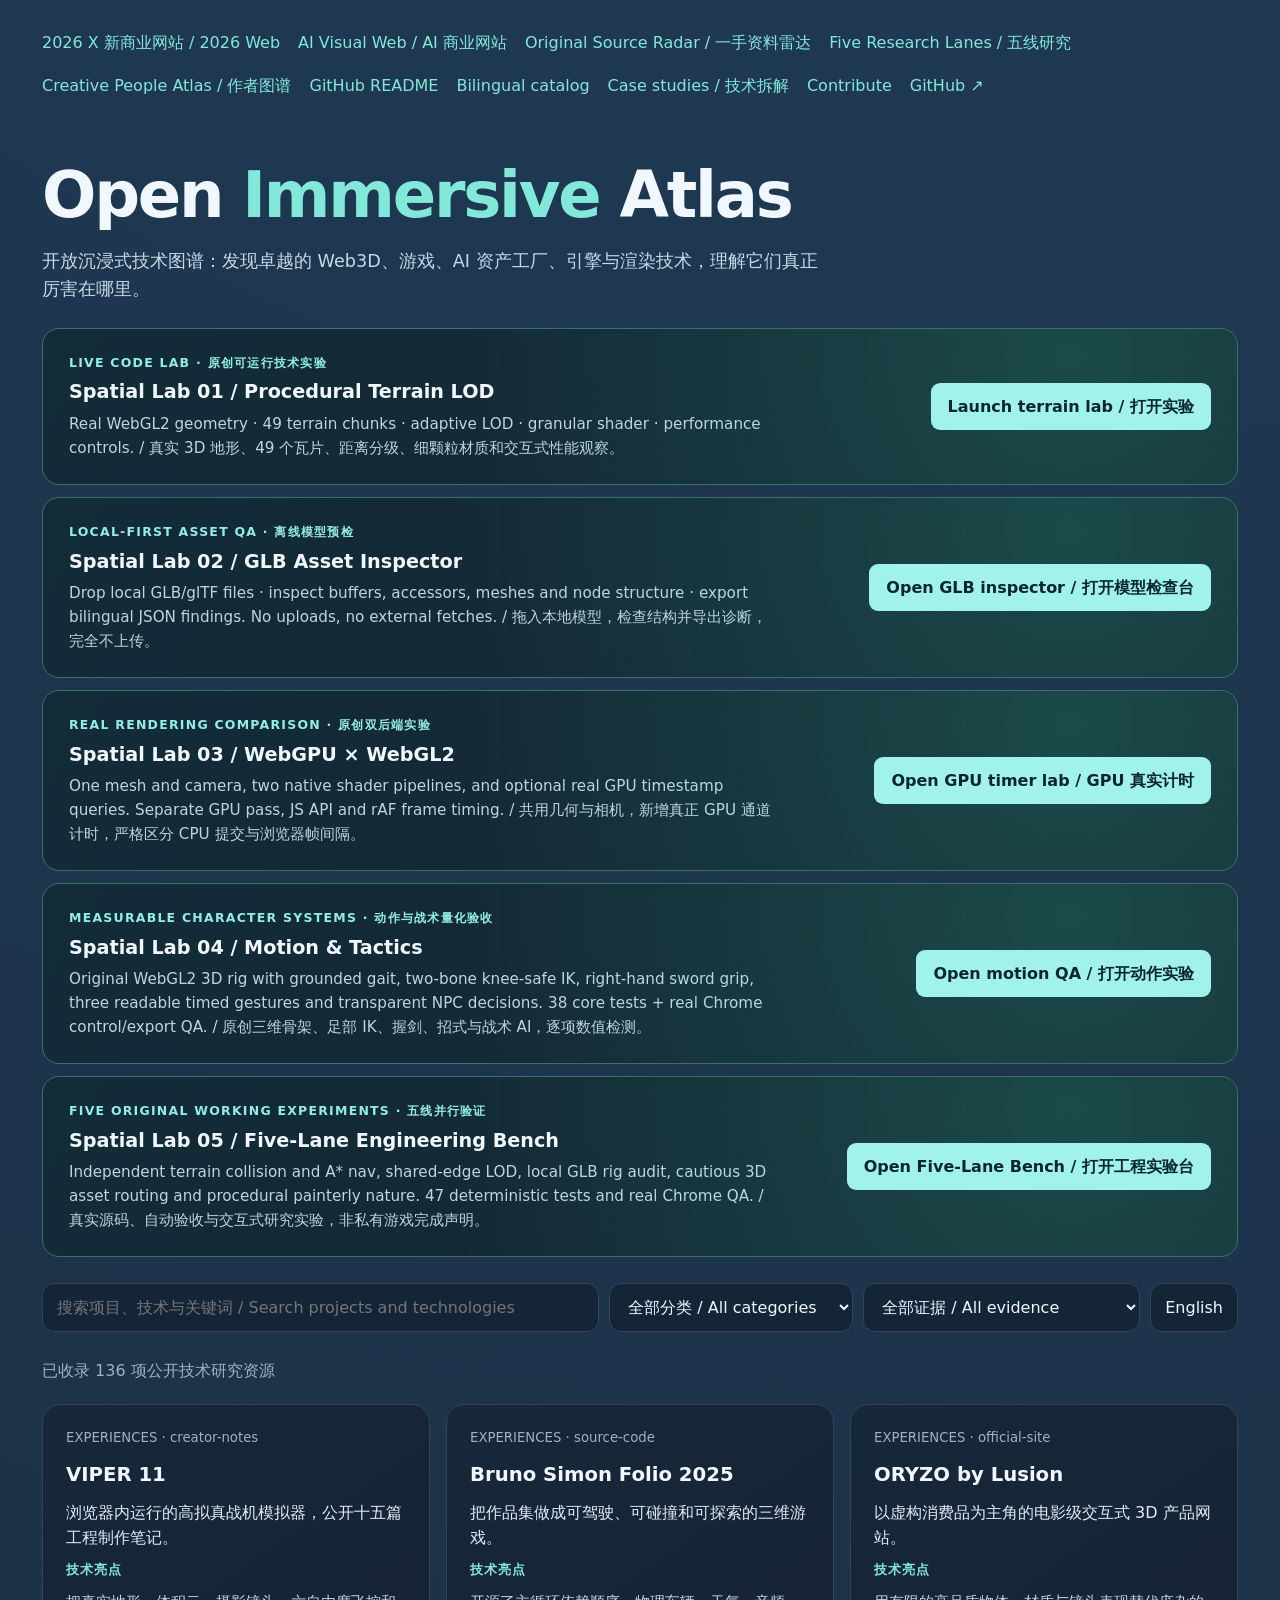
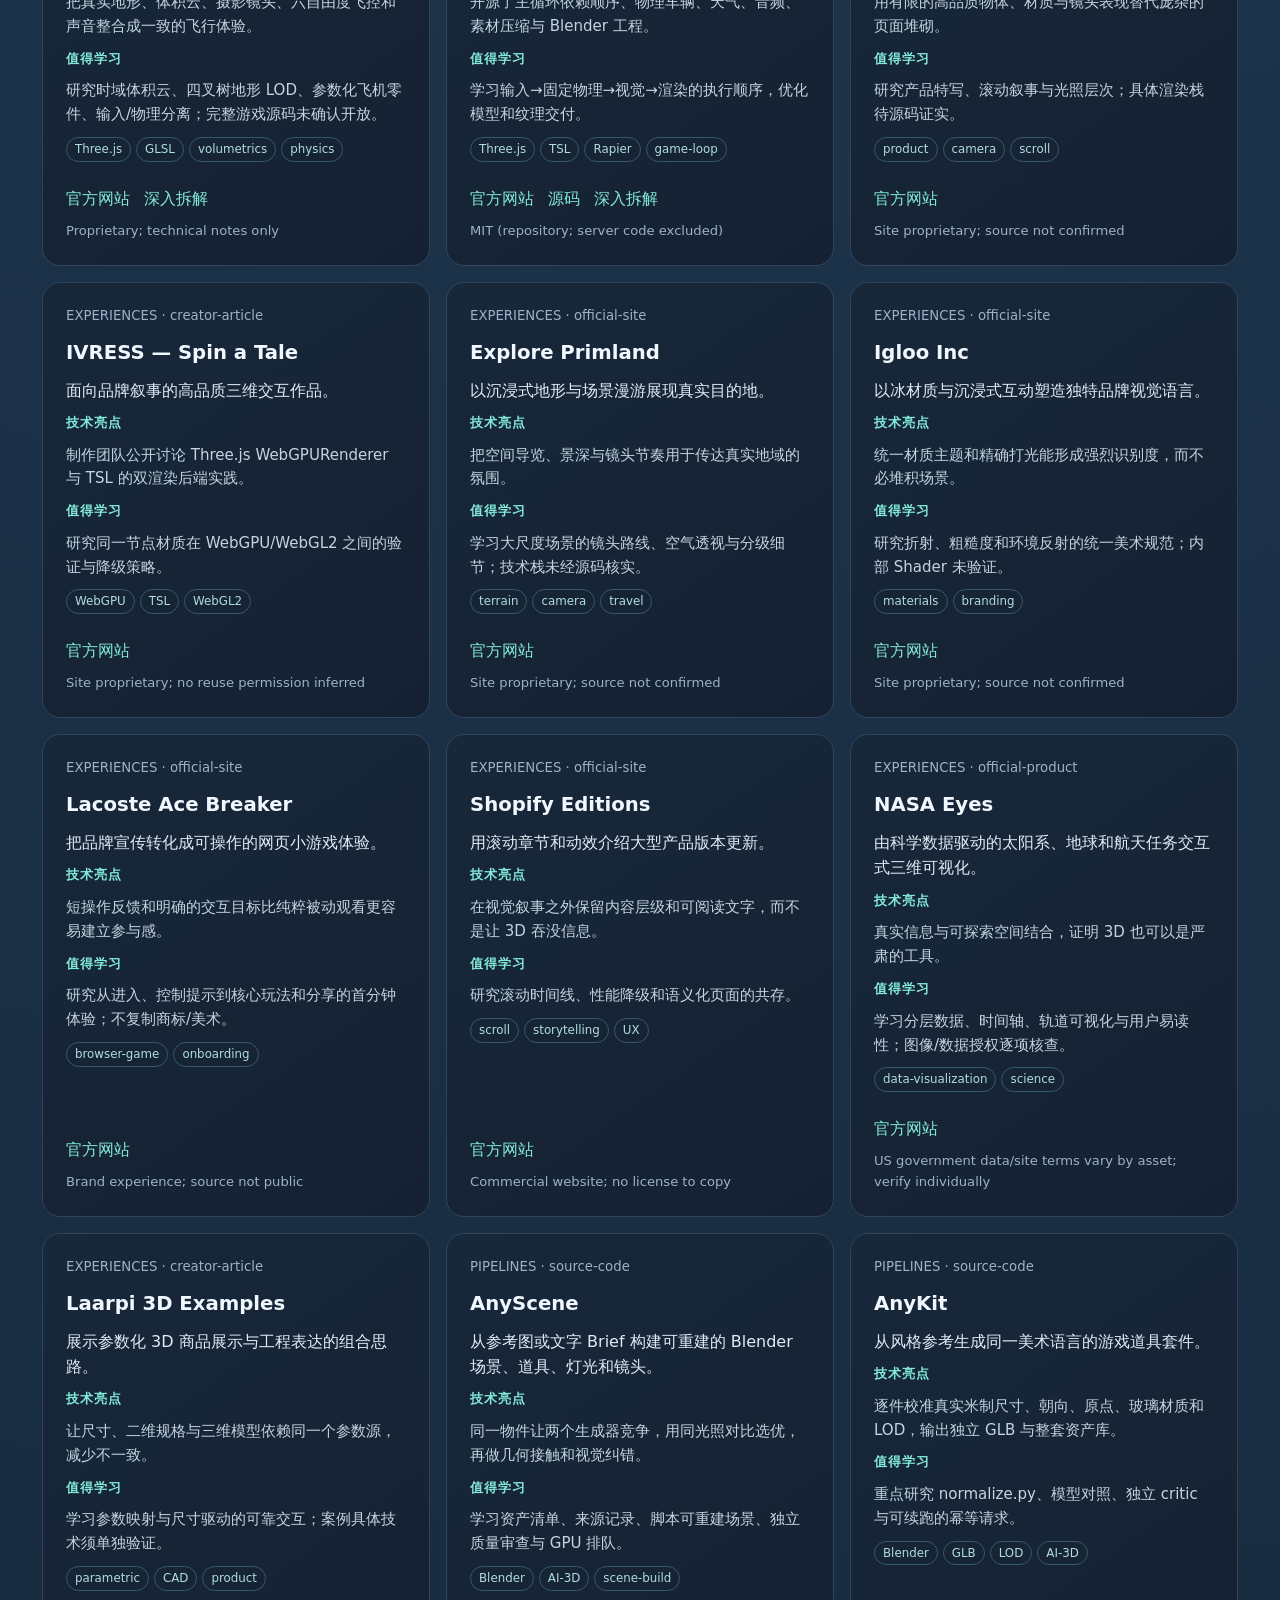
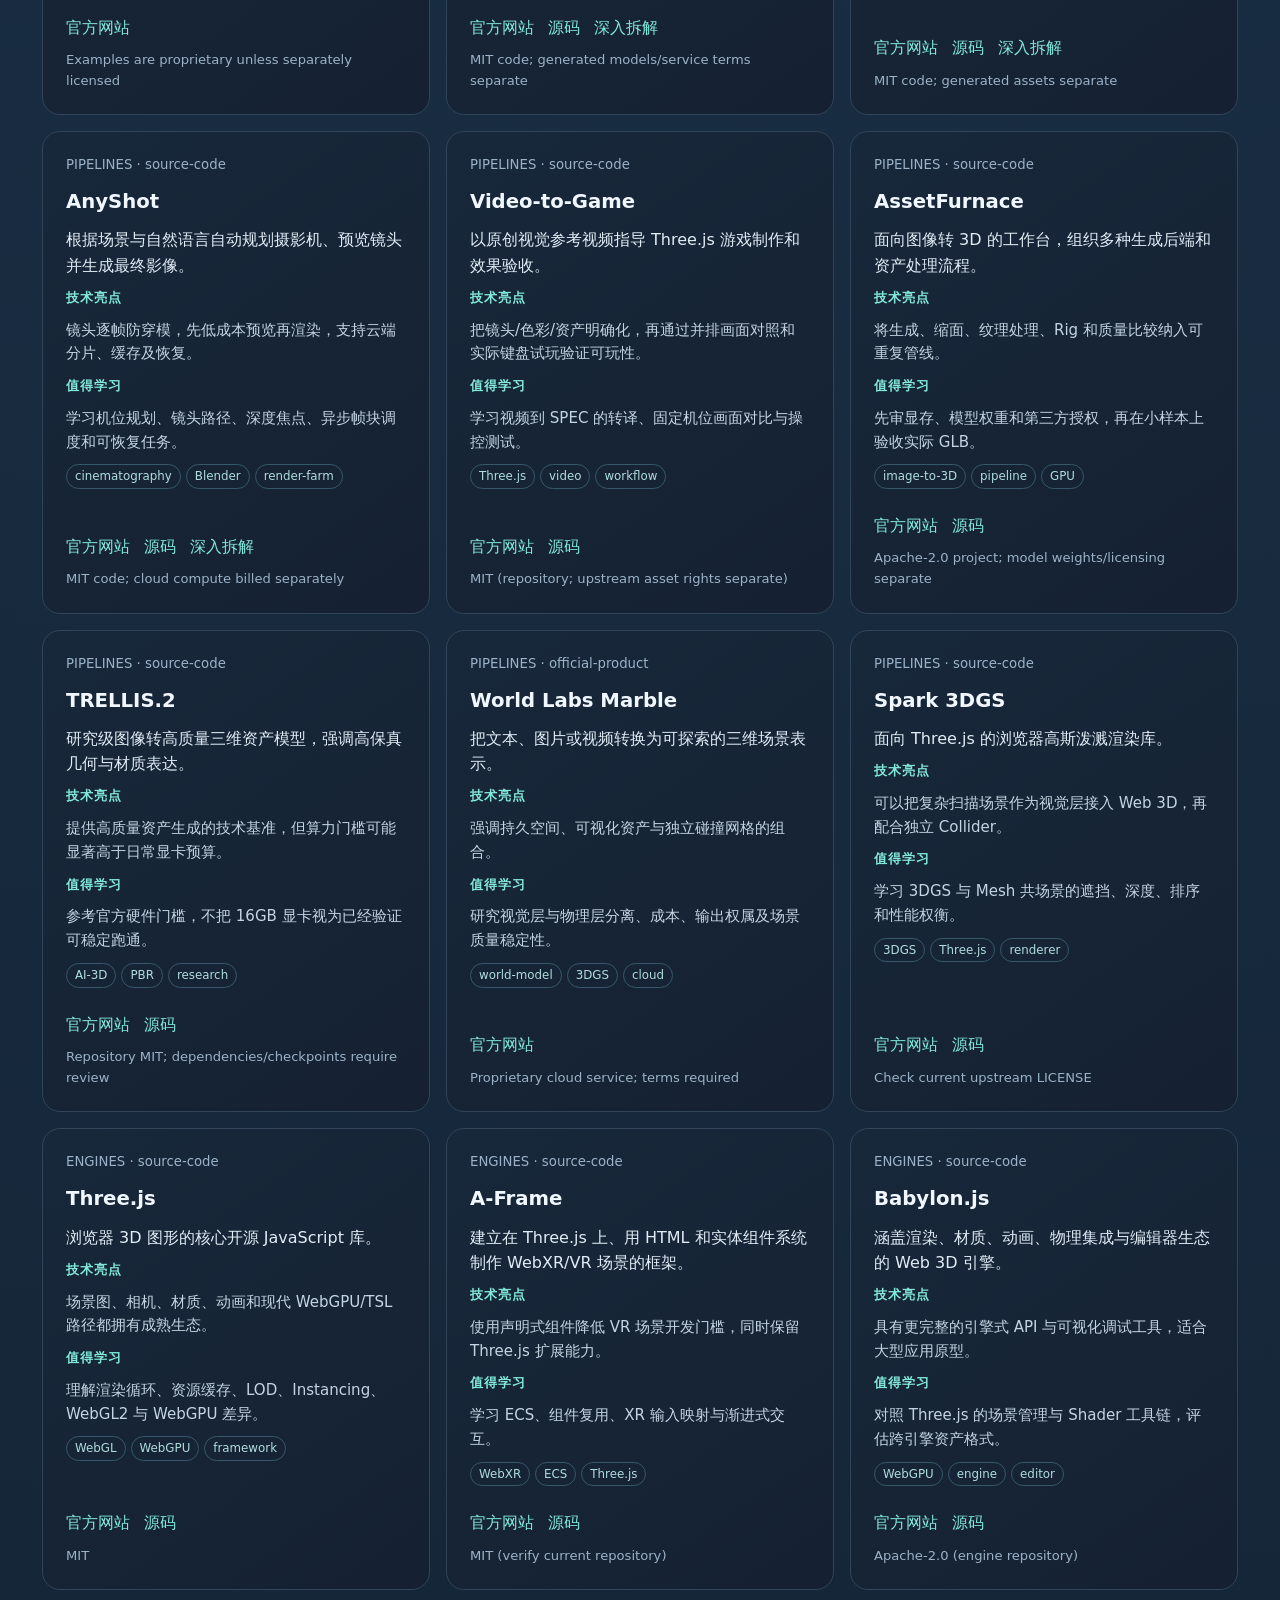
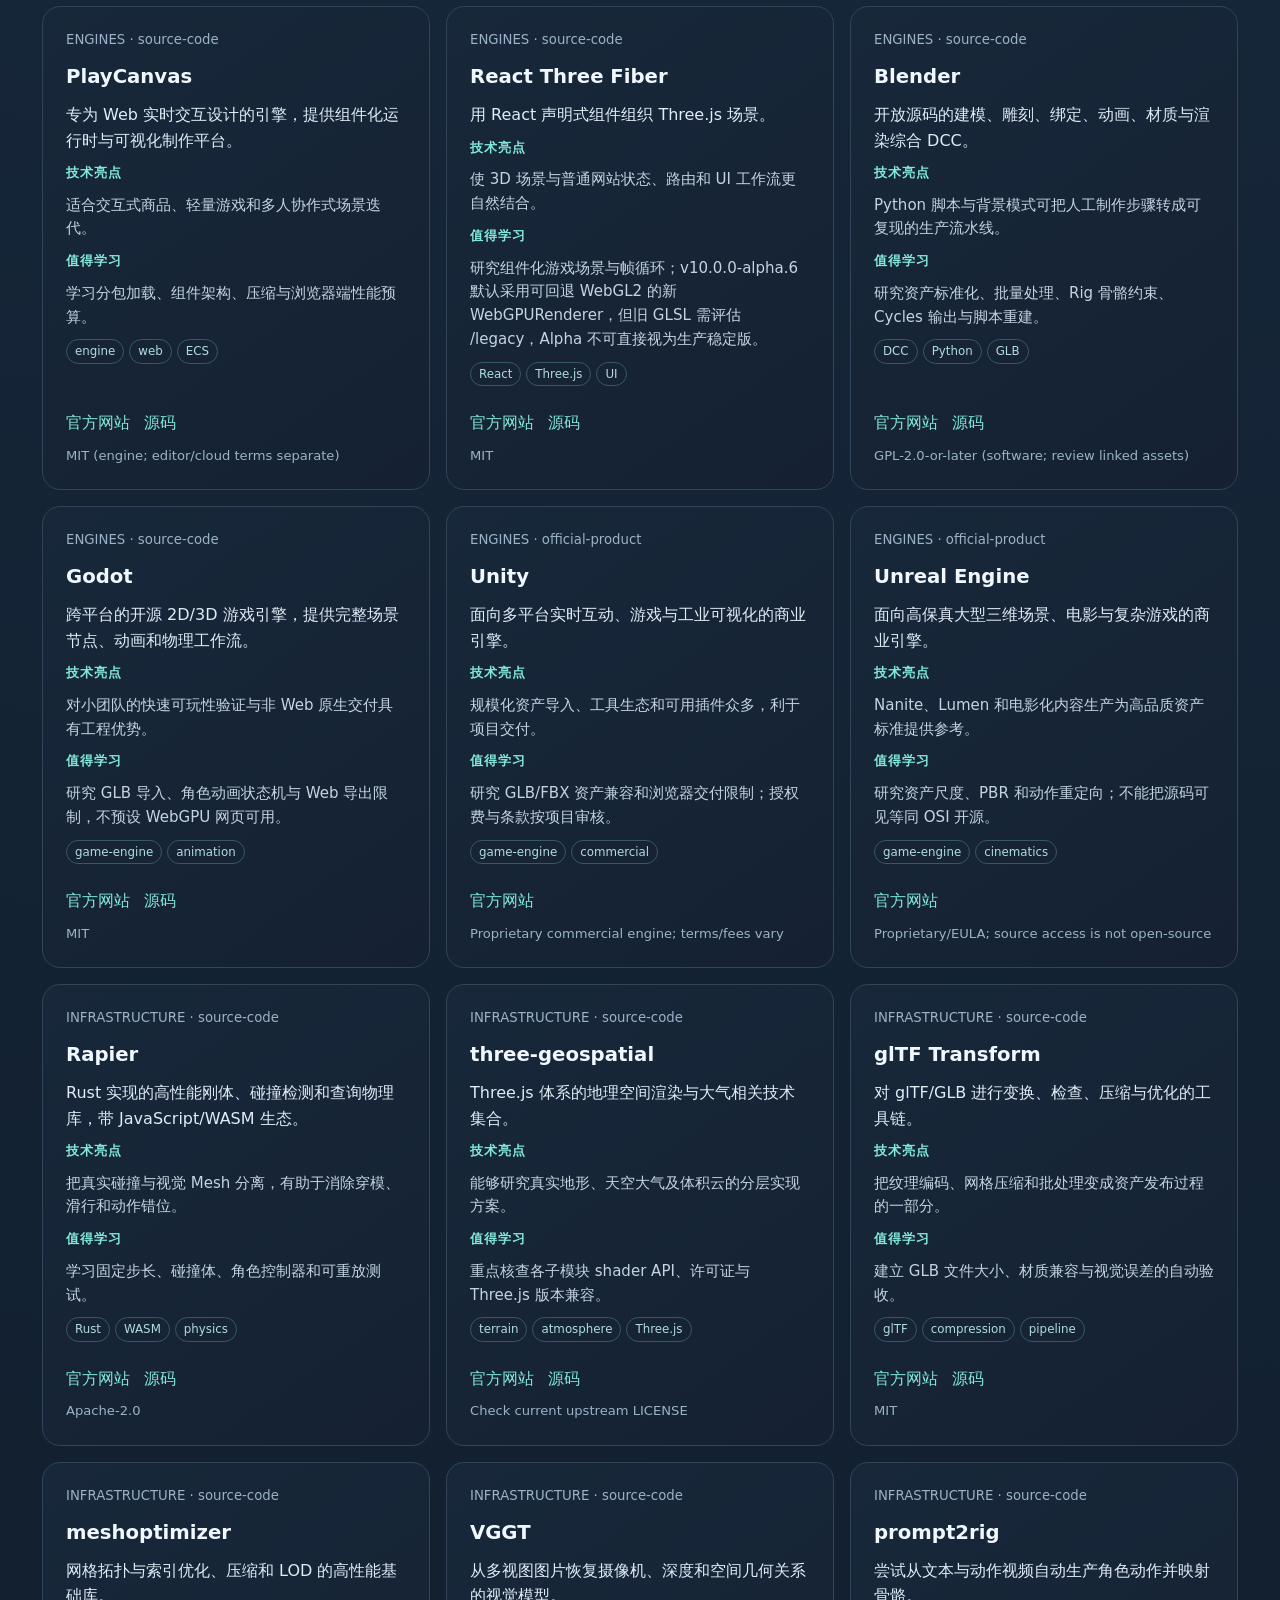
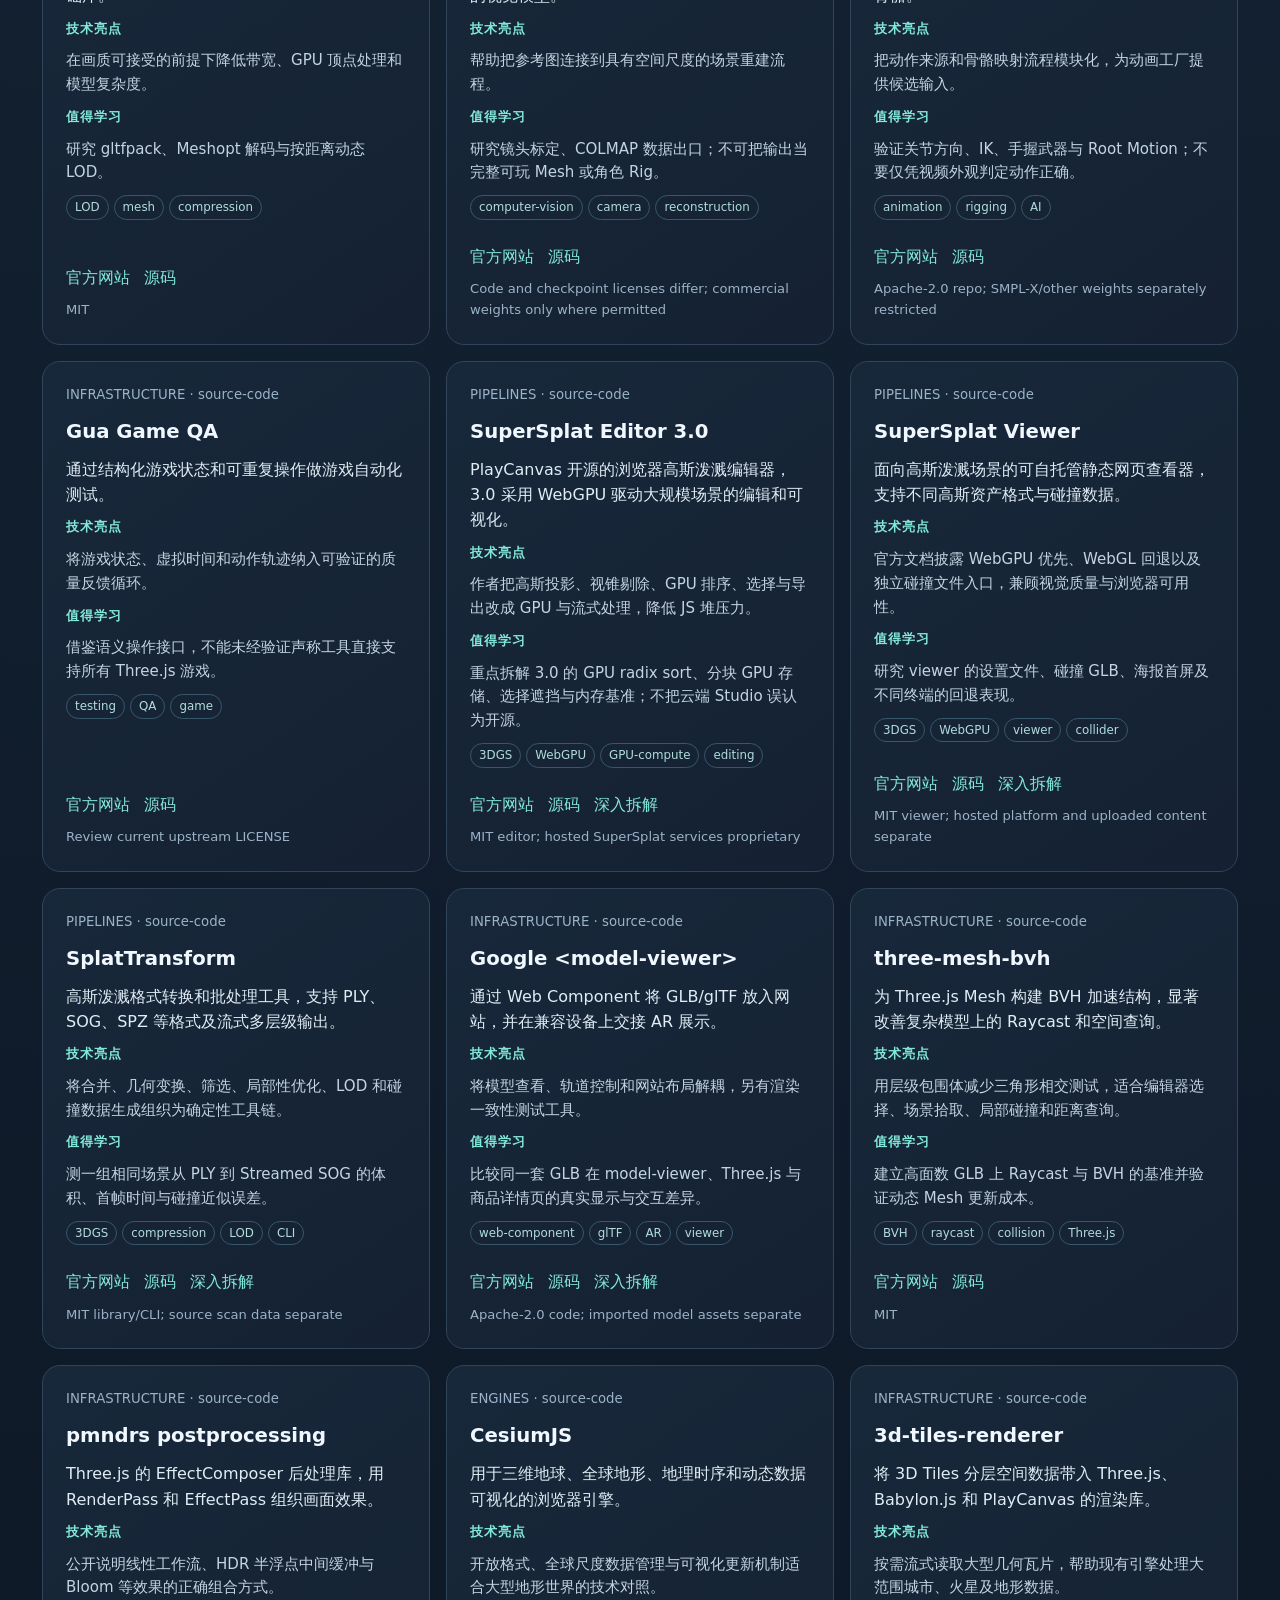
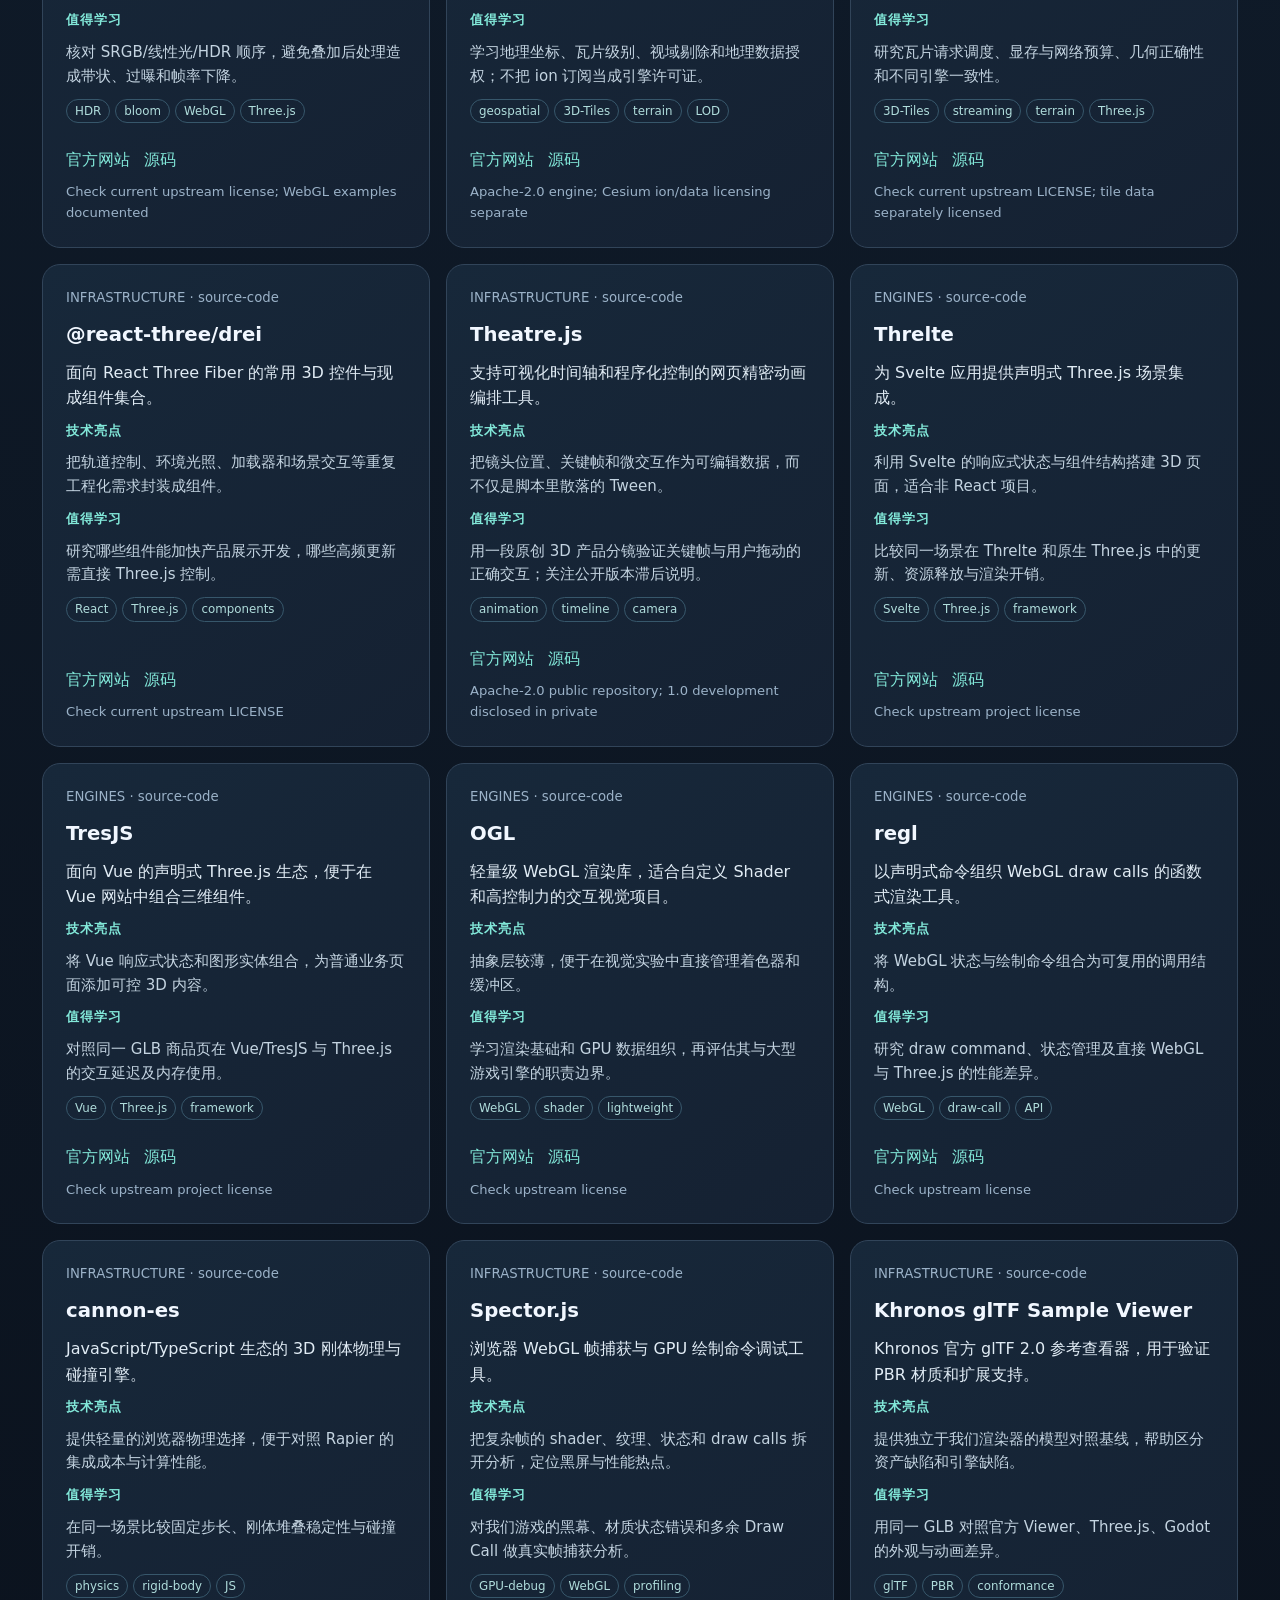
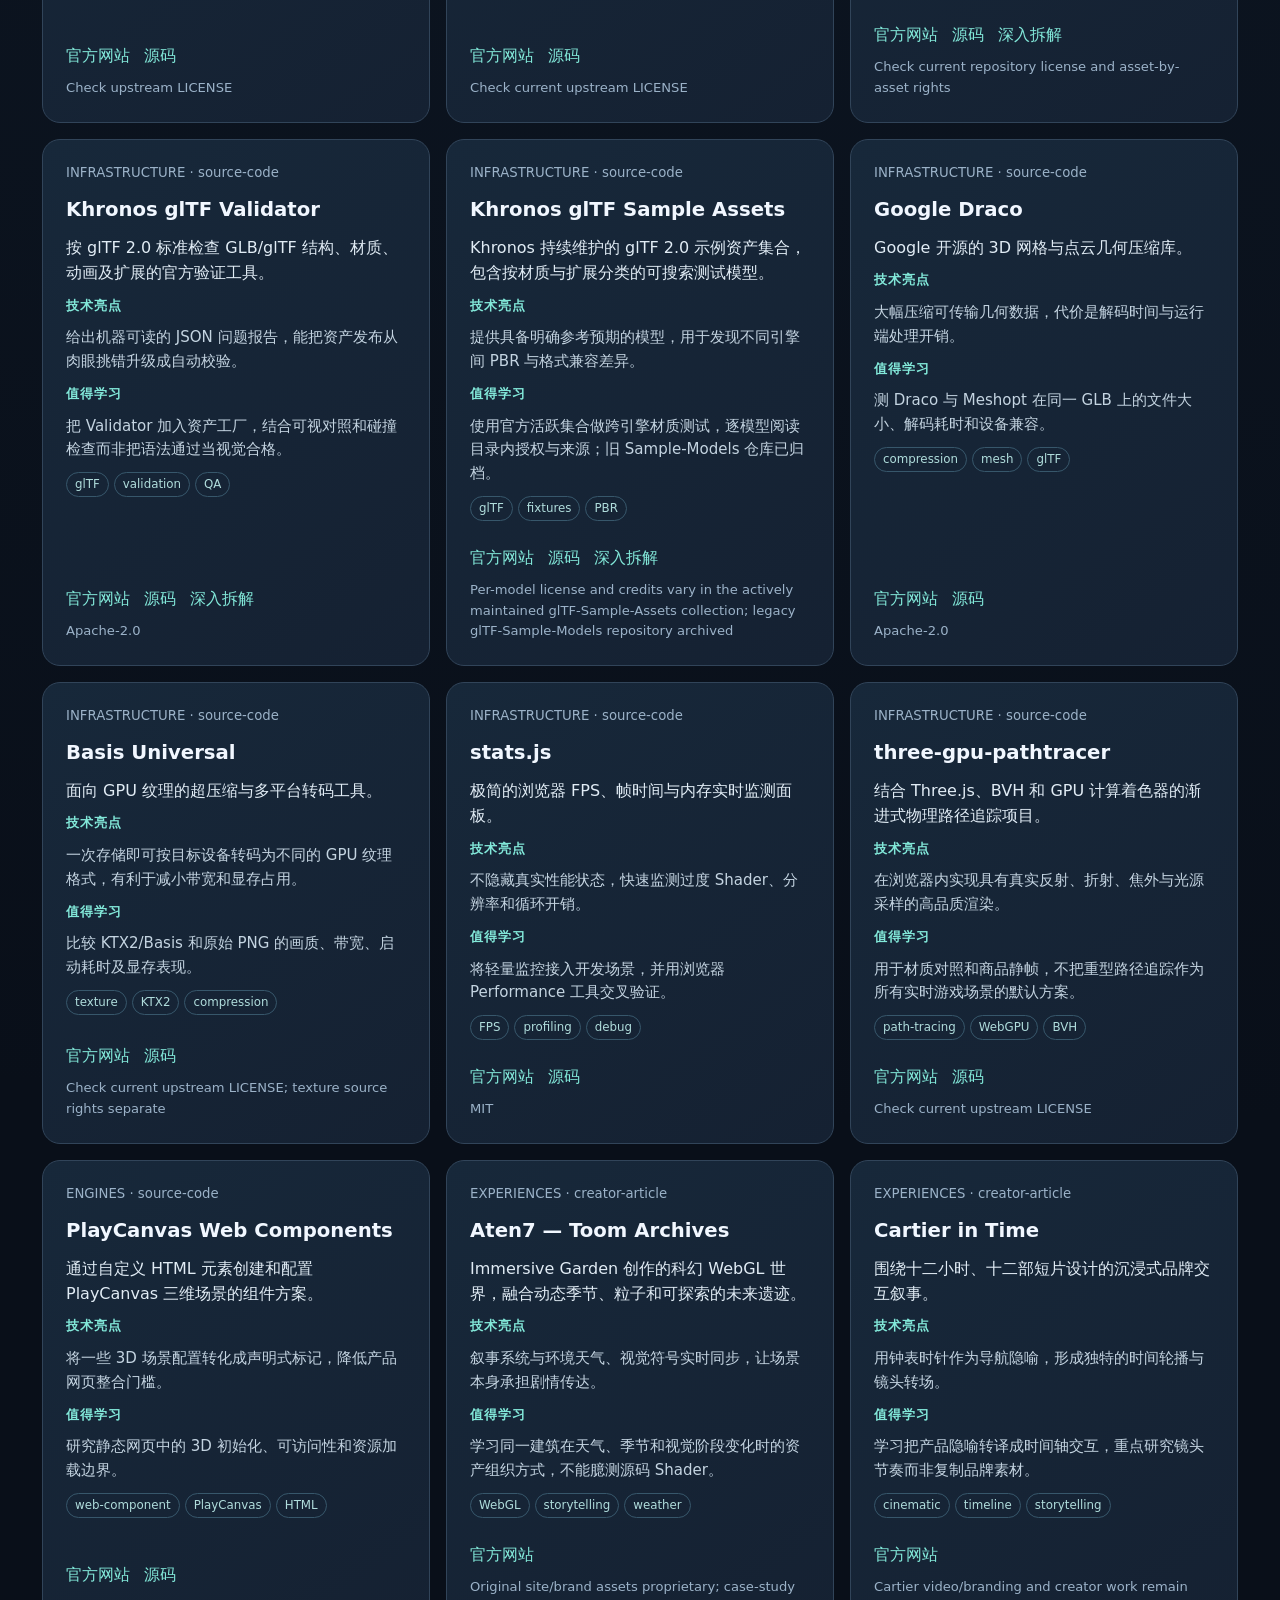
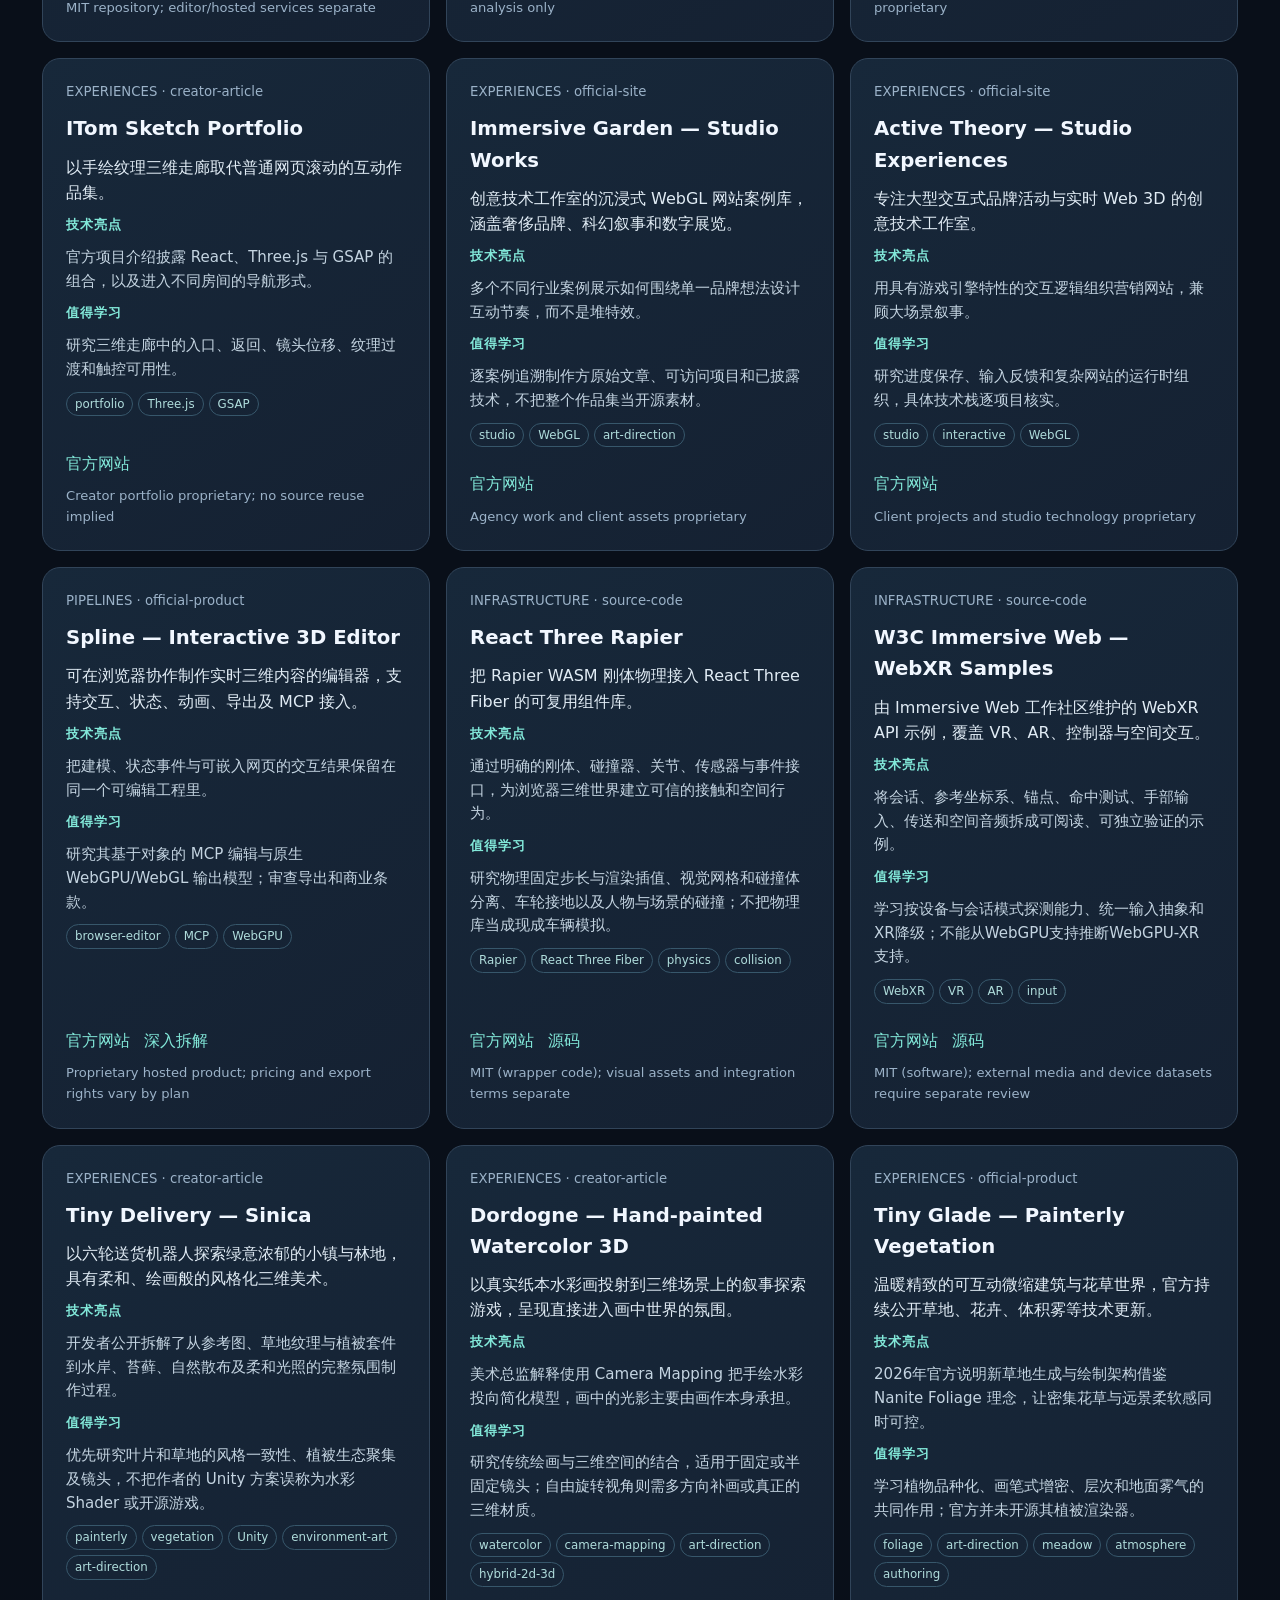
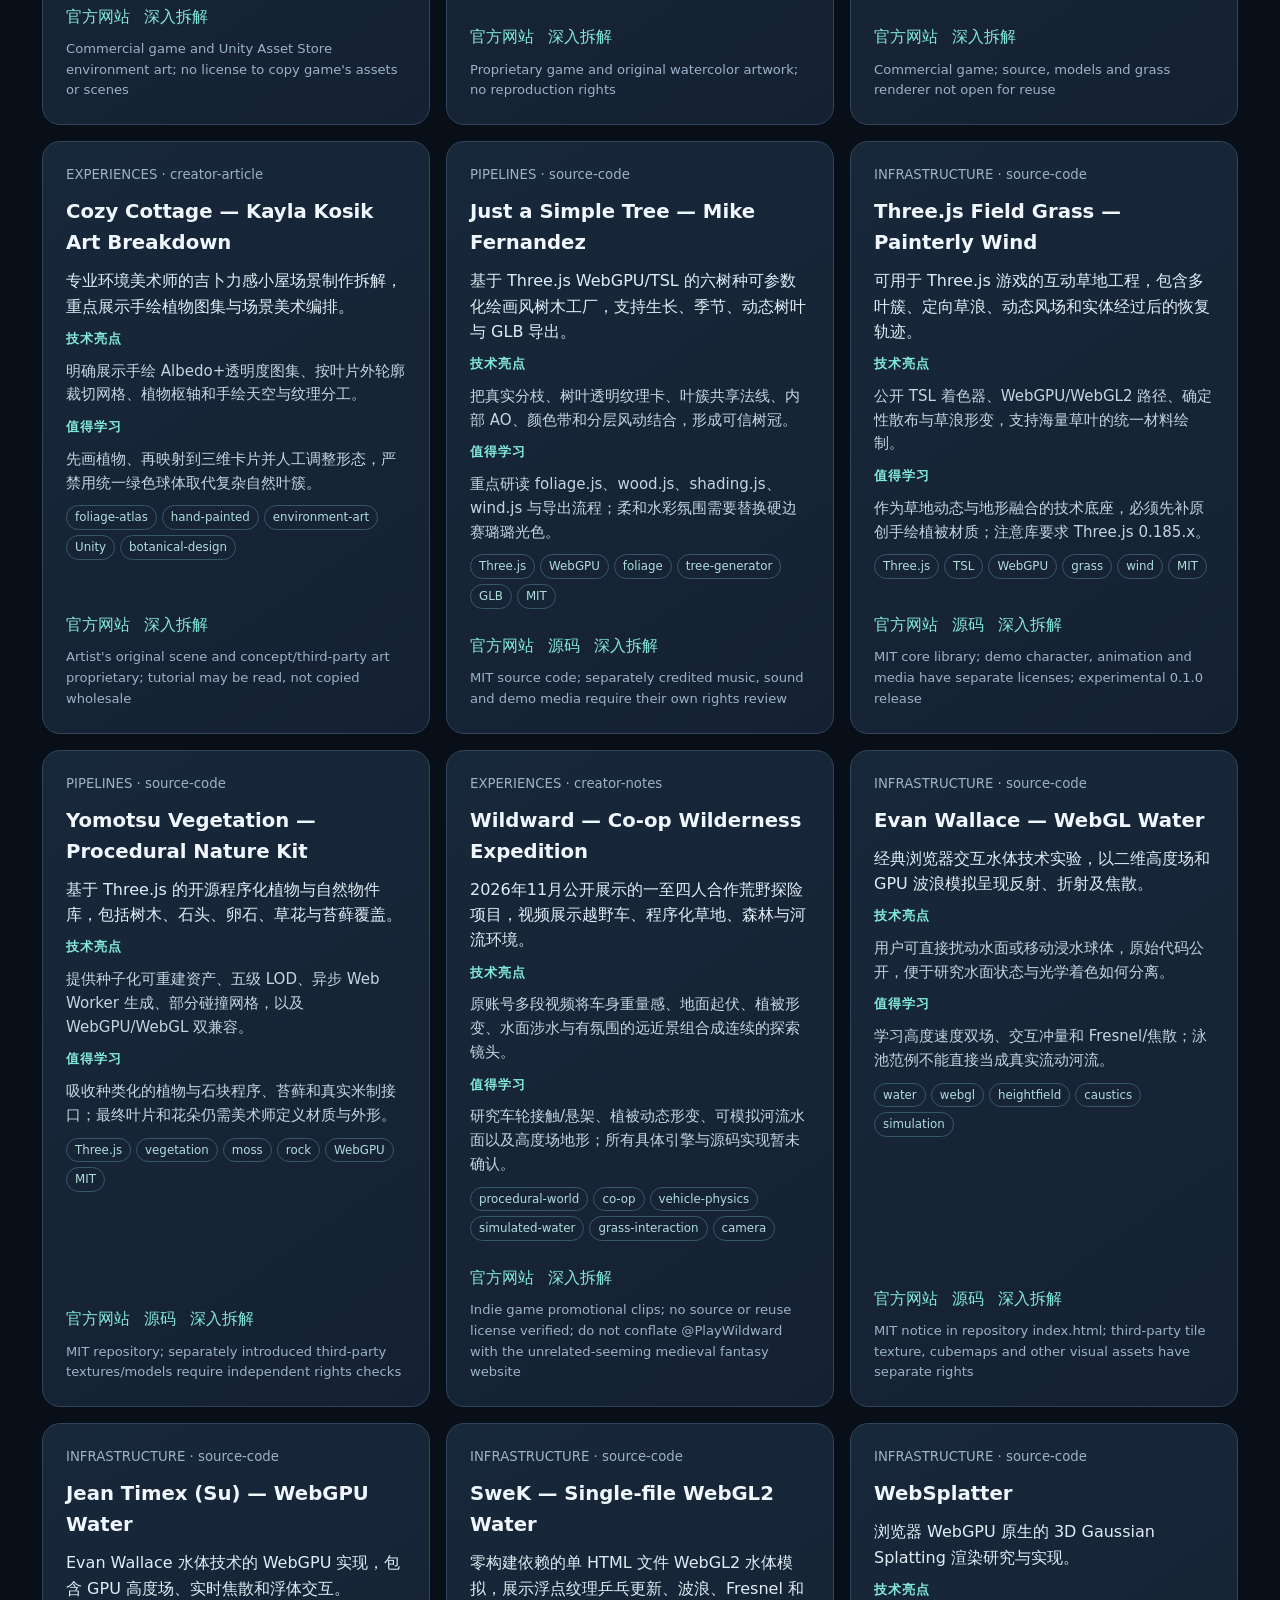
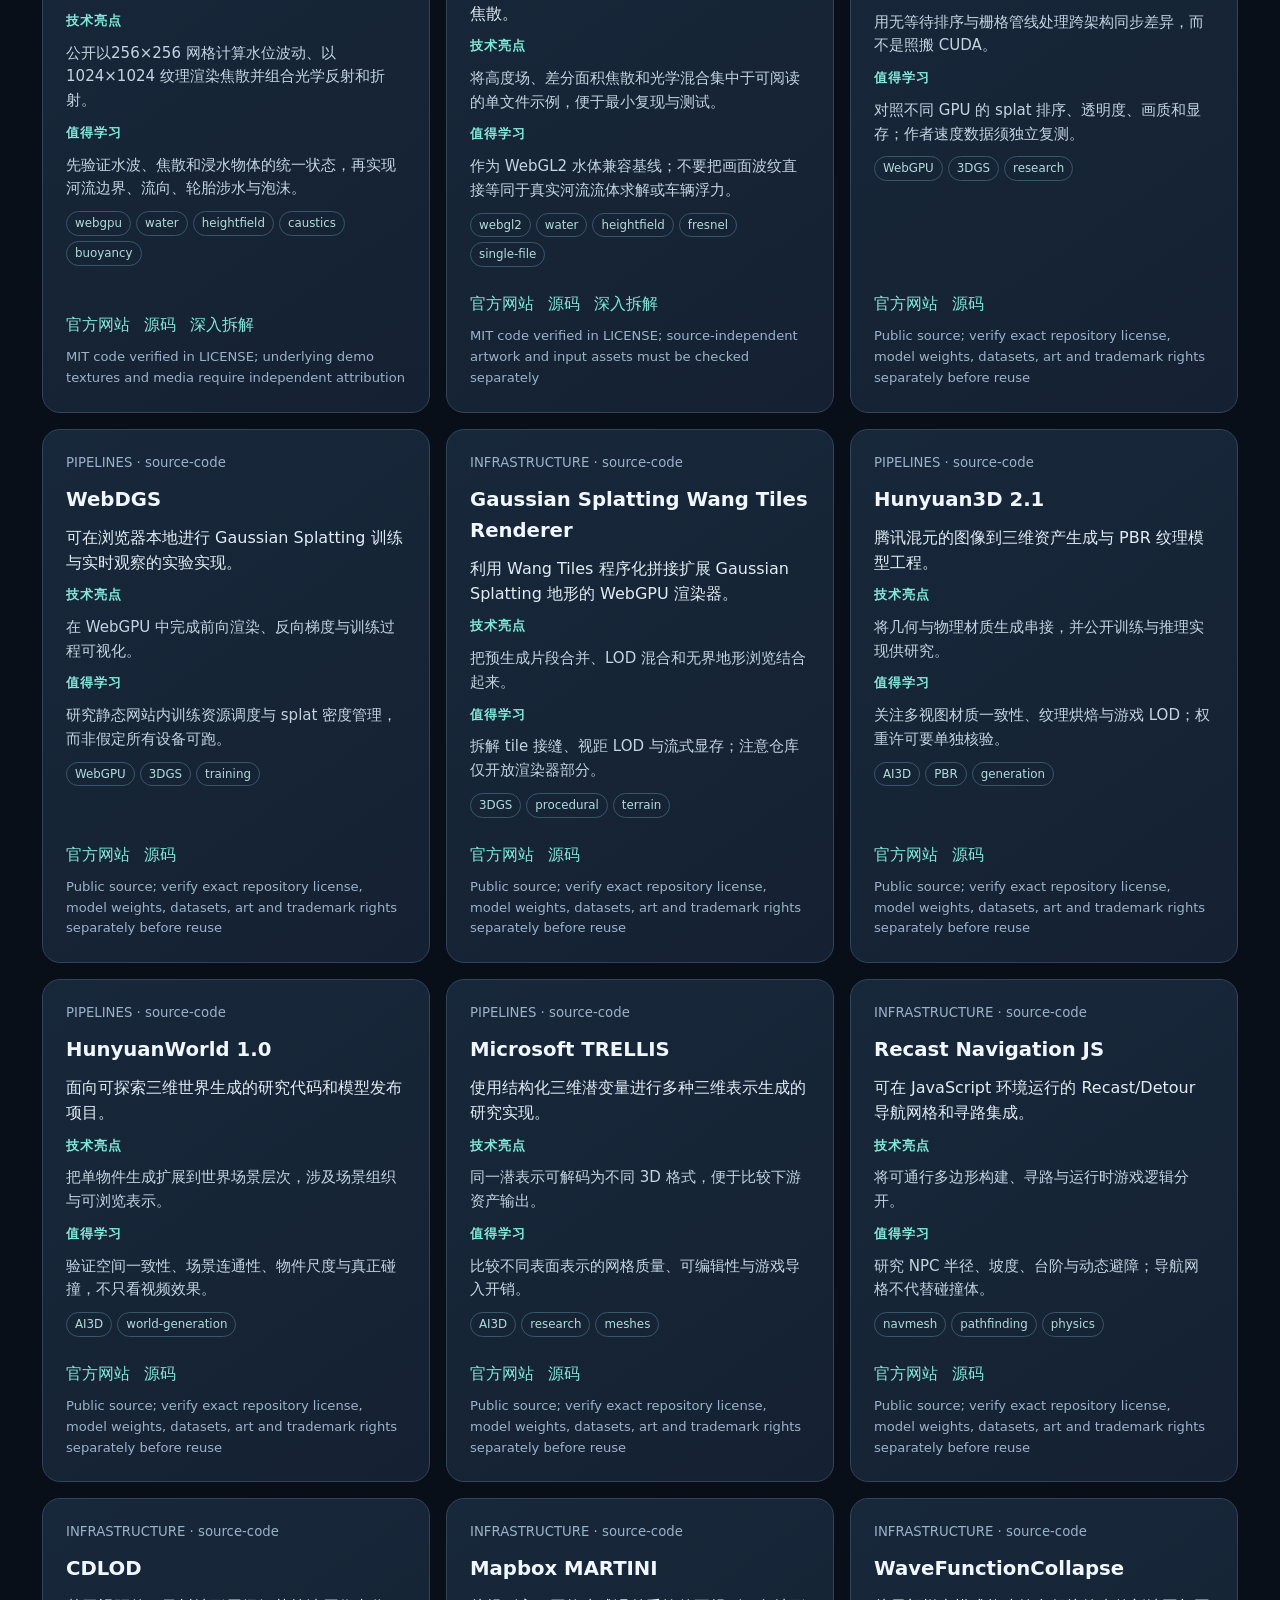
<file: index.html>
<!DOCTYPE html>
<html lang="zh-CN"><head><meta charset="UTF-8"><meta name="viewport" content="width=device-width,initial-scale=1"><meta name="description" content="Open Immersive Atlas — 中英双语 3D 技术资源索引 / Bilingual catalog of exceptional Web3D projects."><title>Open Immersive Atlas · 开放沉浸式技术图谱</title><style>
:root{color-scheme:dark;--bg:#090f19;--card:#152132;--line:#314459;--text:#f1f7ff;--muted:#9bb2c8;--accent:#82e8d9;--gap:16px}*{box-sizing:border-box}body{margin:0;background:radial-gradient(circle at 76% -5%,#223e59,transparent 45%),var(--bg);color:var(--text);font:16px/1.58 system-ui,'Noto Sans SC',sans-serif}a{color:var(--accent);text-decoration:none}a:hover{text-decoration:underline}.container{max-width:1240px;margin:auto;padding:30px 22px 100px}header{padding:60px 0 30px}h1{font-size:clamp(2rem,5vw,4rem);line-height:1.15;letter-spacing:-.035em;margin:0 0 16px}h1 span{color:var(--accent)}.lead{max-width:780px;color:#c7d8e6;font-size:1.1rem}nav{display:flex;gap:18px;flex-wrap:wrap;color:var(--muted)}.tools{margin:26px 0;display:flex;gap:10px;flex-wrap:wrap}input,select,button{border:1px solid var(--line);background:#152538;color:var(--text);border-radius:12px;padding:11px 14px;font:inherit}input{flex:1 1 320px}button{cursor:pointer}button[aria-pressed=true]{background:#2c675f;border-color:var(--accent)}.summary{color:var(--muted);margin-bottom:20px}.grid{display:grid;grid-template-columns:repeat(auto-fill,minmax(290px,1fr));gap:var(--gap)}article{padding:23px;background:linear-gradient(145deg,#17283a,var(--card));border:1px solid var(--line);border-radius:18px;display:flex;flex-direction:column;gap:10px;min-height:290px}h2{font-size:1.23rem;margin:0}p{margin:0}.meta{font-size:.83rem;color:var(--muted)}.chips{display:flex;flex-wrap:wrap;gap:5px}.chip{font-size:.74rem;border:1px solid #37576b;border-radius:99px;padding:2px 8px;color:#b0dddc}.sectiontitle{font-size:.82rem;letter-spacing:.07em;color:var(--accent);font-weight:700}.desc{color:#e1ecf5}.study{color:#c4d4e1;font-size:.94rem}.links{display:flex;gap:14px;margin-top:auto;padding-top:14px}.small{font-size:.82rem;color:var(--muted)}.empty{padding:25px;border:1px dashed var(--line);border-radius:12px}.footer{margin-top:48px;color:var(--muted);font-size:.9rem}select:focus,input:focus,button:focus{outline:2px solid var(--accent);outline-offset:2px}
.lab-feature{display:flex;justify-content:space-between;align-items:center;gap:22px;padding:24px 26px;margin:-6px 0 26px;border:1px solid #397267;border-radius:17px;background:radial-gradient(circle at 86% 18%,#1b4a4a,transparent 60%),linear-gradient(120deg,#122c38,#172532)}
.lab-feature + .lab-feature{margin-top:-14px}.lab-feature h2{font-size:1.2rem;margin:5px 0 4px}.lab-feature p{color:#bdd6dc;margin:0;max-width:710px;font-size:.95rem}.lab-kicker{color:#92eee3;font-weight:700;font-size:.78rem;letter-spacing:.1em}
.lab-feature a.launch{background:#a1f2e8;color:#08272d;border-radius:9px;padding:11px 17px;white-space:nowrap;font-weight:700}
.lab-feature a.launch:hover{background:#c4fff7;text-decoration:none}
@media(max-width:760px){.lab-feature{align-items:stretch;flex-direction:column}.lab-feature a.launch{text-align:center}}
</style></head><body>
<main class="container"><nav><a href="./x-web-2026.html">2026 X 新商业网站 / 2026 Web</a><a href="./ai-web.html">AI Visual Web / AI 商业网站</a><a href="./sources.html">Original Source Radar / 一手资料雷达</a><a href="./research.html">Five Research Lanes / 五线研究</a><a href="./creators.html">Creative People Atlas / 作者图谱</a><a href="https://github.com/star8592/open-immersive-atlas/blob/main/README.md">GitHub README</a><a href="https://github.com/star8592/open-immersive-atlas/blob/main/CATALOG.md">Bilingual catalog</a><a href="https://github.com/star8592/open-immersive-atlas/tree/main/docs/cases">Case studies / 技术拆解</a><a href="https://github.com/star8592/open-immersive-atlas/blob/main/CONTRIBUTING.md">Contribute</a><a href="https://github.com/star8592/open-immersive-atlas" rel="noopener noreferrer">GitHub ↗</a></nav><header><h1>Open <span>Immersive</span> Atlas</h1><p class="lead" id="lead">开放沉浸式技术图谱：发现卓越的 Web3D、游戏、AI 资产工厂、引擎与渲染技术，理解它们真正厉害在哪里。</p></header>
<section class="lab-feature" aria-labelledby="terrain-heading"><div><div class="lab-kicker">LIVE CODE LAB · 原创可运行技术实验</div><h2 id="terrain-heading">Spatial Lab 01 / Procedural Terrain LOD</h2><p>Real WebGL2 geometry · 49 terrain chunks · adaptive LOD · granular shader · performance controls. / 真实 3D 地形、49 个瓦片、距离分级、细颗粒材质和交互式性能观察。</p></div><a class="launch" href="./labs/terrain-lod/">Launch terrain lab / 打开实验</a></section>
<section class="lab-feature" aria-labelledby="inspector-heading"><div><div class="lab-kicker">LOCAL-FIRST ASSET QA · 离线模型预检</div><h2 id="inspector-heading">Spatial Lab 02 / GLB Asset Inspector</h2><p>Drop local GLB/glTF files · inspect buffers, accessors, meshes and node structure · export bilingual JSON findings. No uploads, no external fetches. / 拖入本地模型，检查结构并导出诊断，完全不上传。</p></div><a class="launch" href="./labs/glb-inspector/">Open GLB inspector / 打开模型检查台</a></section>
<section class="lab-feature" aria-labelledby="render-heading"><div><div class="lab-kicker">REAL RENDERING COMPARISON · 原创双后端实验</div><h2 id="render-heading">Spatial Lab 03 / WebGPU × WebGL2</h2><p>One mesh and camera, two native shader pipelines, and optional real GPU timestamp queries. Separate GPU pass, JS API and rAF frame timing. / 共用几何与相机，新增真正 GPU 通道计时，严格区分 CPU 提交与浏览器帧间隔。</p></div><a class="launch" href="./labs/renderer-compare/">Open GPU timer lab / GPU 真实计时</a></section>
<section class="lab-feature" aria-labelledby="motion-heading"><div><div class="lab-kicker">MEASURABLE CHARACTER SYSTEMS · 动作与战术量化验收</div><h2 id="motion-heading">Spatial Lab 04 / Motion &amp; Tactics</h2><p>Original WebGL2 3D rig with grounded gait, two-bone knee-safe IK, right-hand sword grip, three readable timed gestures and transparent NPC decisions. 38 core tests + real Chrome control/export QA. / 原创三维骨架、足部 IK、握剑、招式与战术 AI，逐项数值检测。</p></div><a class="launch" href="./labs/motion-qa/">Open motion QA / 打开动作实验</a></section>
<section class="lab-feature" aria-labelledby="five-lane-heading"><div><div class="lab-kicker">FIVE ORIGINAL WORKING EXPERIMENTS · 五线并行验证</div><h2 id="five-lane-heading">Spatial Lab 05 / Five-Lane Engineering Bench</h2><p>Independent terrain collision and A* nav, shared-edge LOD, local GLB rig audit, cautious 3D asset routing and procedural painterly nature. 47 deterministic tests and real Chrome QA. / 真实源码、自动验收与交互式研究实验，非私有游戏完成声明。</p></div><a class="launch" href="./labs/five-lane-runtime/">Open Five-Lane Bench / 打开工程实验台</a></section>
<div class="tools"><input id="search" type="search" aria-label="Search projects" placeholder="搜索项目、技术与关键词 / Search projects and technologies"><select id="category" aria-label="Filter category"><option value="all">全部分类 / All categories</option><option value="experiences">沉浸式作品 / Experiences</option><option value="pipelines">3D 工厂 / Pipelines</option><option value="engines">引擎 / Engines</option><option value="infrastructure">工程技术 / Infrastructure</option></select><select id="evidence" aria-label="Filter source evidence"><option value="all">全部证据 / All evidence</option><option value="source-code">公开源码 / Public source</option><option value="creator-notes">作者技术笔记 / Creator notes</option><option value="creator-article">作者技术文章 / Creator article</option><option value="official-product">官方产品 / Official product</option><option value="official-site">官方作品 / Official site</option></select><button id="lang" aria-pressed="false" type="button">English</button></div>
<p class="summary" id="summary" role="status"></p><section id="grid" class="grid" aria-live="polite"></section><footer class="footer">Original catalog text/code: MIT. Linked projects and assets retain their owners' licenses. / 原创目录与代码采用 MIT，外链作品与素材归各原作者。</footer></main>
<script type="module">
const studyLinks={"wildward-coop-expedition":"wildward-procedural-expedition-driving-water.md","evan-wallace-webgl-water":"wildward-procedural-expedition-driving-water.md","jeantimex-webgpu-water":"wildward-procedural-expedition-driving-water.md","swek-webgl2-water":"wildward-procedural-expedition-driving-water.md","tiny-delivery-sinica":"sinica-tiny-delivery-environment.md","dordogne-watercolor":"painterly-nature-3d-production-playbook.md","tiny-glade-foliage":"painterly-nature-3d-production-playbook.md","cozy-cottage-kayla-kosik":"painterly-nature-3d-production-playbook.md","just-a-simple-tree":"painterly-nature-3d-production-playbook.md","threejs-field-grass":"painterly-nature-3d-production-playbook.md","yomotsu-vegetation":"painterly-nature-3d-production-playbook.md","viper-11":"viper-11.md","anykit":"anykit.md","anyscene":"anyscene-anyshot.md","anyshot":"anyscene-anyshot.md","bruno-folio-2025":"bruno-folio.md","supersplat-editor":"supersplat-3-webgpu.md","supersplat-viewer":"supersplat-3-webgpu.md","splat-transform":"supersplat-3-webgpu.md","gltf-validator":"gltf-asset-qa.md","gltf-sample-viewer":"gltf-asset-qa.md","gltf-sample-models":"gltf-asset-qa.md","model-viewer":"gltf-asset-qa.md","spline-3d":"web3d-agent-editing.md"};
const i18n={zh:{lead:'开放沉浸式技术图谱：发现卓越的 Web3D、游戏、AI 资产工厂、引擎与渲染技术，理解它们真正厉害在哪里。',strong:'技术亮点',learn:'值得学习',official:'官方网站',source:'源码',count:n=>`已收录 ${n} 项公开技术研究资源`,empty:'没有符合条件的项目。'},en:{lead:'Discover remarkable Web3D experiences, game worlds, AI asset pipelines, frameworks and graphics engineering — and learn what makes them exceptional.',strong:'Why it stands out',learn:'What to learn',official:'Official site',source:'Source code',count:n=>`${n} curated technical references`,empty:'No matching projects.'}};
const search=document.getElementById('search'),category=document.getElementById('category'),evidence=document.getElementById('evidence'),grid=document.getElementById('grid'),langBtn=document.getElementById('lang');let lang='zh',items=[];
function node(tag,cls,text){const x=document.createElement(tag);if(cls)x.className=cls;if(text!==undefined)x.textContent=text;return x}
function link(text,url){const a=node('a','',text);a.href=url;a.target='_blank';a.rel='noopener noreferrer';return a}
function render(){const t=i18n[lang],q=search.value.trim().toLocaleLowerCase(),c=category.value;document.documentElement.lang=lang==='zh'?'zh-CN':'en';document.getElementById('lead').textContent=t.lead;langBtn.textContent=lang==='zh'?'English':'中文';langBtn.setAttribute('aria-pressed',String(lang==='en'));const data=items.filter(p=>(c==='all'||p.category===c)&&(evidence.value==='all'||p.evidence===evidence.value)&&(!q||[p.name,p.summary.zh,p.summary.en,p.strength.zh,p.strength.en,p.learning.zh,p.learning.en,...p.tags].join(' ').toLocaleLowerCase().includes(q)));document.getElementById('summary').textContent=t.count(data.length);grid.replaceChildren();if(!data.length){grid.append(node('p','empty',t.empty));return}for(const p of data){const card=node('article');card.append(node('div','meta',p.category.toUpperCase()+' · '+p.evidence));card.append(node('h2','',p.name));card.append(node('p','desc',p.summary[lang]));card.append(node('div','sectiontitle',t.strong));card.append(node('p','study',p.strength[lang]));card.append(node('div','sectiontitle',t.learn));card.append(node('p','study',p.learning[lang]));const chips=node('div','chips');for(const tag of p.tags)chips.append(node('span','chip',tag));card.append(chips);const urls=node('div','links');urls.append(link(t.official,p.website));if(p.repository)urls.append(link(t.source,p.repository));if(studyLinks[p.id])urls.append(link(lang==='zh'?'深入拆解':'Deep dive','https://github.com/star8592/open-immersive-atlas/blob/main/docs/cases/'+studyLinks[p.id]));card.append(urls);card.append(node('p','small',p.upstream_license));grid.append(card)}}
search.addEventListener('input',render);category.addEventListener('change',render);evidence.addEventListener('change',render);langBtn.addEventListener('click',()=>{lang=lang==='zh'?'en':'zh';render()});fetch('./data/projects.json').then(r=>{if(!r.ok)throw Error('HTTP '+r.status);return r.json()}).then(x=>{items=x.projects;render()}).catch(e=>{document.getElementById('summary').textContent='Catalog unavailable / 数据未加载: '+e.message});
</script></body></html>
</file>
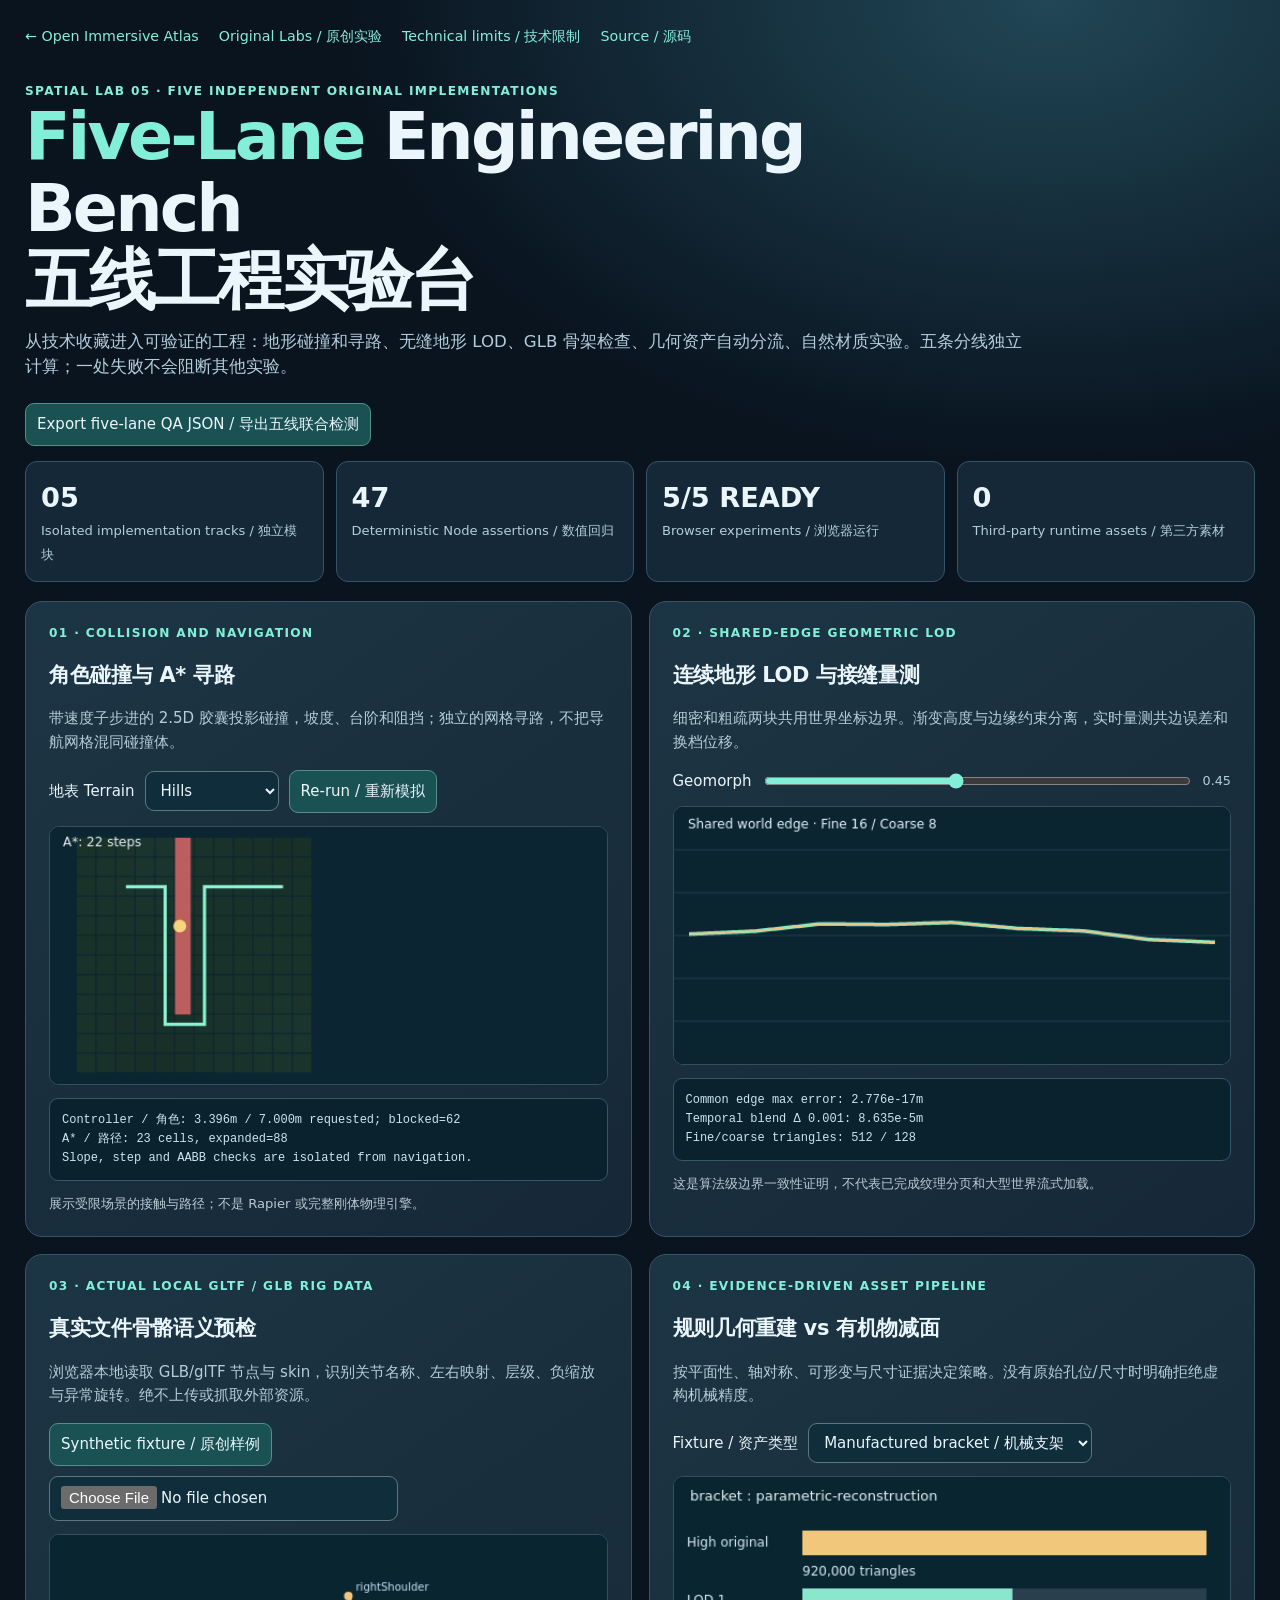
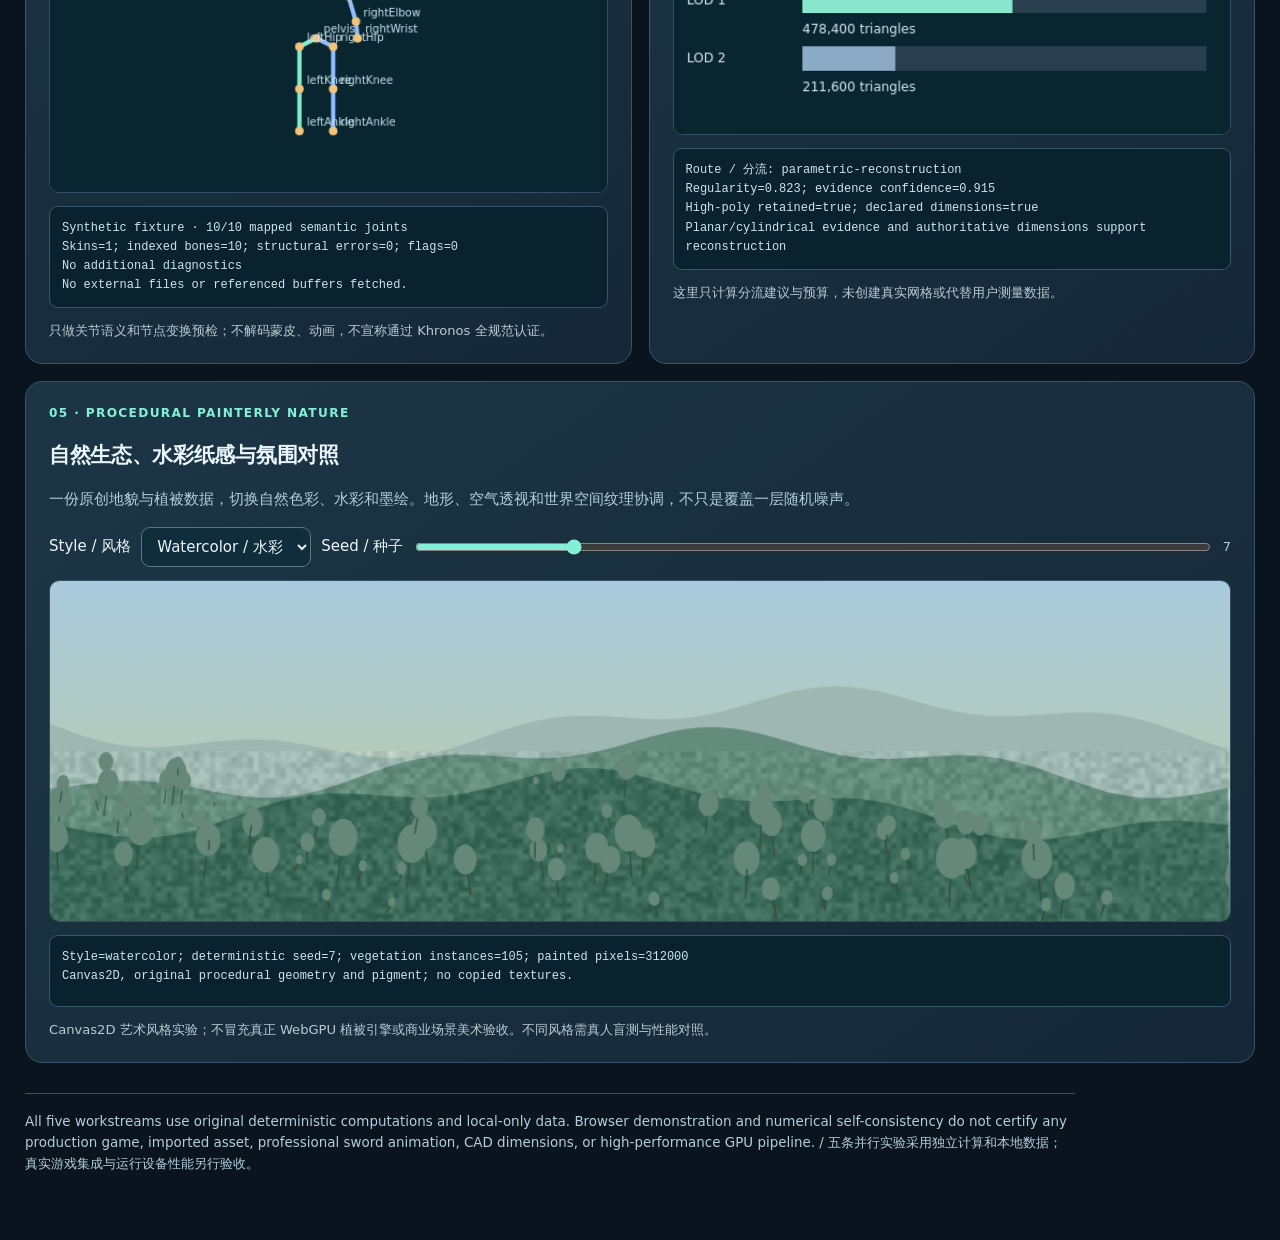
<file: labs/five-lane-runtime/index.html>
<!doctype html>
<html lang="zh-CN">
<head><meta charset="utf-8"><meta name="viewport" content="width=device-width,initial-scale=1">
<meta name="description" content="Open Immersive Atlas original five independent engineering prototypes: collision, terrain LOD, rig QA, asset routing and painterly nature.">
<title>Five-Lane Engineering Bench · OIA</title><link rel="icon" href="data:,">
<style>
:root{color-scheme:dark;--bg:#09141f;--card:#162837;--card2:#1c3544;--line:#375466;--white:#eaf6fc;--mute:#b3cedb;--accent:#83efd9;--gold:#f0c577;--red:#ff8f86}
*{box-sizing:border-box}body{margin:0;background:radial-gradient(ellipse 55vw 36vw at 82% 0,#214656 0,transparent 100%),#09141f;color:var(--white);font:15px/1.55 system-ui,"Noto Sans SC",Arial,sans-serif}
main{max-width:1390px;padding:25px 25px 65px;margin:auto}header{max-width:1000px;margin:35px 0 23px}
nav{display:flex;flex-wrap:wrap;gap:20px;font-size:.89rem}a{color:var(--accent);text-decoration:none}a:hover{text-decoration:underline}
h1{margin:0 0 12px;font-size:clamp(2.1rem,5.2vw,4.5rem);line-height:1.08;letter-spacing:-.043em}
h1 span{color:var(--accent)}.sub{color:var(--mute);font-size:1.04rem}
.caps{font-weight:700;color:var(--accent);font-size:.76rem;letter-spacing:.11em;text-transform:uppercase}
.summary{display:grid;grid-template-columns:repeat(4,minmax(0,1fr));gap:12px;margin-bottom:19px}
.summary>div{background:#142838;border:1px solid var(--line);border-radius:12px;padding:15px}
.summary b{font-size:1.7rem;display:block}.summary small{color:var(--mute);font-size:.82rem}
.grid{display:grid;grid-template-columns:repeat(2,minmax(0,1fr));gap:17px}
section.lab{min-width:0;padding:22px 23px;border-radius:17px;border:1px solid var(--line);background:linear-gradient(145deg,var(--card2),var(--card));display:grid;align-content:start;gap:13px}
section.lab.wide{grid-column:1/-1}h2{margin:3px 0 0;font-size:1.31rem;letter-spacing:-.015em}p{margin:3px 0;color:var(--mute)}
.bar{display:flex;align-items:center;flex-wrap:wrap;gap:10px}
input[type=range]{accent-color:var(--accent);flex:1 1 160px}
select,button,input[type=file]{border:1px solid #5b7784;background:#102d3c;color:var(--white);border-radius:9px;padding:9px 11px;font:inherit;min-width:0}
select{max-width:100%}button{cursor:pointer;background:#1a5254;border-color:#548f89}button:hover{background:#216a65}
button:focus-visible,select:focus-visible,input:focus-visible{outline:2px solid var(--gold)}
canvas{display:block;width:100%;height:auto;background:#071821;border:1px solid #345060;border-radius:10px}
output,pre{display:block;font:12px/1.6 ui-monospace,Consolas,monospace;color:#c9e7ec;white-space:pre-wrap;overflow-wrap:anywhere;max-height:225px;overflow-y:auto;margin:0}
output{border:1px solid #365768;background:#0a212e;border-radius:9px;padding:12px;min-height:72px}
.notes{font-size:.82rem;line-height:1.52;color:#b8cbd3}
.small{font-size:.8rem;color:var(--mute)}
.pass{color:var(--accent)}.warn{color:var(--gold)}.error{color:var(--red)}
footer{margin-top:30px;max-width:1050px;padding-top:18px;border-top:1px solid var(--line);color:var(--mute);font-size:.84rem}
@media(max-width:850px){.grid{grid-template-columns:1fr}section.lab.wide{grid-column:auto}.summary{grid-template-columns:repeat(2,minmax(0,1fr))}}
@media(max-width:520px){main{padding:19px 12px 50px}section.lab{padding:17px}.summary>div{padding:10px}}
</style></head>
<body><main><nav><a href="../../">← Open Immersive Atlas</a><a href="../">Original Labs / 原创实验</a><a href="README.md">Technical limits / 技术限制</a><a href="https://github.com/star8592/open-immersive-atlas/tree/main/labs/five-lane-runtime">Source / 源码</a></nav>
<header><div class="caps">Spatial Lab 05 · Five independent original implementations</div>
<h1><span>Five-Lane</span> Engineering Bench<br>五线工程实验台</h1>
<div class="sub">从技术收藏进入可验证的工程：地形碰撞和寻路、无缝地形 LOD、GLB 骨架检查、几何资产自动分流、自然材质实验。五条分线独立计算；一处失败不会阻断其他实验。</div></header>
<button id="exportAll" style="margin:0 0 15px">Export five-lane QA JSON / 导出五线联合检测</button>
<div class="summary"><div><b>05</b><small>Isolated implementation tracks / 独立模块</small></div>
<div><b id="tests">—</b><small>Deterministic Node assertions / 数值回归</small></div>
<div><b id="browserStatus">Loading</b><small>Browser experiments / 浏览器运行</small></div>
<div><b>0</b><small>Third-party runtime assets / 第三方素材</small></div></div>
<div class="grid">
<section class="lab" id="physicsLab"><div class="caps">01 · Collision and navigation</div><h2>角色碰撞与 A* 寻路</h2>
<p>带速度子步进的 2.5D 胶囊投影碰撞，坡度、台阶和阻挡；独立的网格寻路，不把导航网格混同碰撞体。</p>
<div class="bar"><label for="terrain">地表 Terrain</label><select id="terrain"><option value="flat">Flat / 平地</option><option value="slope">Slope 22°</option><option value="steep">Steep 55°</option><option value="stairs">Stairs 22cm</option><option value="hills" selected>Hills</option></select>
<button id="runPhysics">Re-run / 重新模拟</button></div>
<canvas id="physicsCanvas" width="520" height="240" aria-label="2.5D collision and A-star route visualization"></canvas>
<output id="physicsOut" aria-live="polite">Calculating…</output><div class="notes">展示受限场景的接触与路径；不是 Rapier 或完整刚体物理引擎。</div></section>
<section class="lab" id="lodLab"><div class="caps">02 · Shared-edge geometric LOD</div><h2>连续地形 LOD 与接缝量测</h2>
<p>细密和粗疏两块共用世界坐标边界。渐变高度与边缘约束分离，实时量测共边误差和换档位移。</p>
<div class="bar"><label for="lodBlend">Geomorph</label><input type="range" id="lodBlend" value="0.45" min="0" max="1" step=".01"><span id="lodValue" class="small">0.45</span></div>
<canvas id="lodCanvas" width="520" height="240" aria-label="Two adjacent terrain patch border profiles"></canvas>
<output id="lodOut" aria-live="polite">Calculating…</output><div class="notes">这是算法级边界一致性证明，不代表已完成纹理分页和大型世界流式加载。</div></section>
<section class="lab" id="rigLab"><div class="caps">03 · Actual local glTF / GLB rig data</div><h2>真实文件骨骼语义预检</h2>
<p>浏览器本地读取 GLB/glTF 节点与 skin，识别关节名称、左右映射、层级、负缩放与异常旋转。绝不上传或抓取外部资源。</p>
<div class="bar"><button id="syntheticRig">Synthetic fixture / 原创样例</button><input type="file" id="rigFile" accept=".glb,.gltf,.json" aria-label="Load local GLB or glTF asset for skeleton preflight"></div>
<canvas id="rigCanvas" width="520" height="240" aria-label="Detected bone-position schematic"></canvas>
<output id="rigOut" aria-live="polite">Select local model or synthetic fixture.</output>
<div class="notes">只做关节语义和节点变换预检；不解码蒙皮、动画，不宣称通过 Khronos 全规范认证。</div></section>
<section class="lab" id="assetLab"><div class="caps">04 · Evidence-driven asset pipeline</div><h2>规则几何重建 vs 有机物减面</h2>
<p>按平面性、轴对称、可形变与尺寸证据决定策略。没有原始孔位/尺寸时明确拒绝虚构机械精度。</p>
<div class="bar"><label for="assetPreset">Fixture / 资产类型</label><select id="assetPreset"><option value="bracket">Manufactured bracket / 机械支架</option><option value="ambiguousGear">Ambiguous gear / 尺寸不足齿轮</option><option value="cloth">Deforming cloth / 衣物</option><option value="rock">Organic rock / 岩石</option></select></div>
<canvas id="assetCanvas" width="520" height="240" aria-label="Asset processing route and LOD budgets"></canvas>
<output id="assetOut" aria-live="polite">Calculating…</output><div class="notes">这里只计算分流建议与预算，未创建真实网格或代替用户测量数据。</div></section>
<section class="lab wide" id="natureLab"><div class="caps">05 · Procedural painterly nature</div><h2>自然生态、水彩纸感与氛围对照</h2>
<p>一份原创地貌与植被数据，切换自然色彩、水彩和墨绘。地形、空气透视和世界空间纹理协调，不只是覆盖一层随机噪声。</p>
<div class="bar"><label for="natureStyle">Style / 风格</label><select id="natureStyle"><option value="natural">Natural / 自然</option><option value="watercolor" selected>Watercolor / 水彩</option><option value="ink">Ink / 墨绘</option></select><label for="natureSeed">Seed / 种子</label><input type="range" id="natureSeed" min="1" max="32" value="7" step="1"><span id="seedValue" class="small">7</span></div>
<canvas id="natureCanvas" width="1040" height="300" aria-label="Original procedural landscape with natural and watercolor styles"></canvas>
<output id="natureOut" aria-live="polite">Calculating…</output>
<div class="notes">Canvas2D 艺术风格实验；不冒充真正 WebGPU 植被引擎或商业场景美术验收。不同风格需真人盲测与性能对照。</div></section>
</div>
<footer>All five workstreams use original deterministic computations and local-only data. Browser demonstration and numerical self-consistency do not certify any production game, imported asset, professional sword animation, CAD dimensions, or high-performance GPU pipeline. / 五条并行实验采用独立计算和本地数据；真实游戏集成与运行设备性能另行验收。
</footer></main><script type="module" src="app.mjs"></script></body></html>
</file>
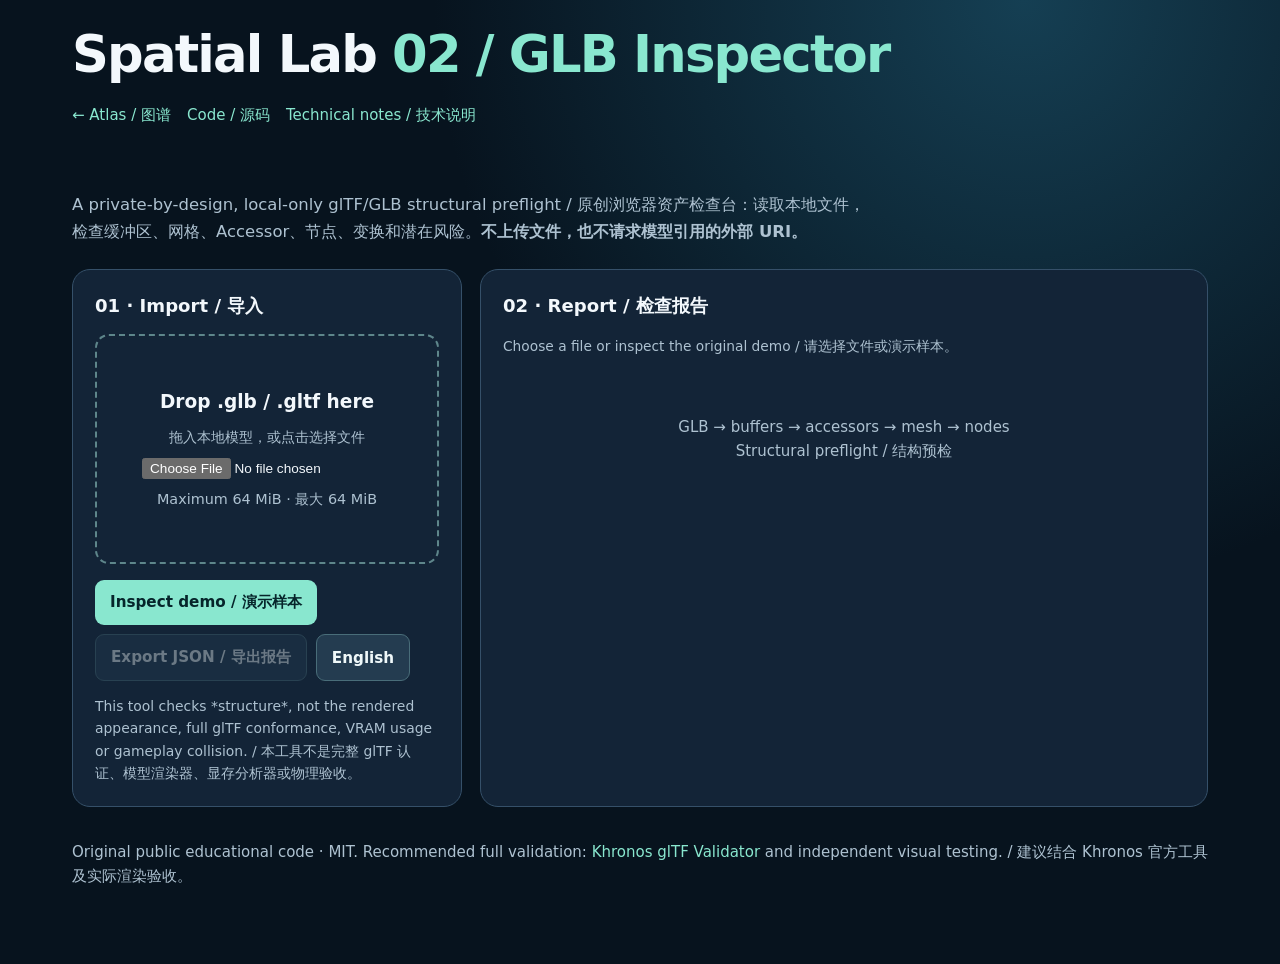
<file: labs/glb-inspector/index.html>
<!doctype html>
<html lang="zh-CN"><head><meta charset="utf-8"><meta name="viewport" content="width=device-width,initial-scale=1"><link rel="icon" href="data:,"><meta name="description" content="Offline browser-based GLB/glTF preflight inspector, Chinese and English. No upload."><title>GLB Asset Inspector · Open Immersive Atlas</title>
<style>
:root{color-scheme:dark;--ink:#f3f8fc;--muted:#aec2d1;--bg:#07131e;--panel:#132437;--line:#355069;--accent:#89e7cf;--warn:#ffd08a;--bad:#ff9d9d}
*{box-sizing:border-box}body{margin:0;background:radial-gradient(circle at 80% 0,#153f53,transparent 42%),var(--bg);color:var(--ink);font:15px/1.6 system-ui,"Noto Sans SC",sans-serif}
a{color:var(--accent);text-decoration:none}a:hover{text-decoration:underline}header,main{max-width:1180px;padding:25px 22px;margin:auto}header{display:flex;justify-content:space-between;gap:20px;align-items:baseline;flex-wrap:wrap}header nav{display:flex;gap:16px;flex-wrap:wrap}
h1{margin:0;font-size:clamp(1.9rem,4vw,3.25rem);line-height:1.14;letter-spacing:-.035em}h1 b{color:var(--accent)}.intro{font-size:1.03rem;color:var(--muted);max-width:800px;margin:15px 0 24px}
.layout{display:grid;grid-template-columns:390px minmax(0,1fr);gap:18px}.panel{background:var(--panel);border:1px solid var(--line);border-radius:18px;padding:22px;min-width:0}.panel h2{font-size:1.13rem;margin:0 0 13px}
.drop{border:2px dashed #5e868b;border-radius:14px;min-height:230px;padding:28px 17px;text-align:center;display:flex;align-items:center;justify-content:center;flex-direction:column;gap:9px;transition:background .15s,border-color .15s}
.drop.over{background:#214248;border-color:var(--accent)}.drop strong{font-size:1.16rem}.drop p{margin:0;color:var(--muted);font-size:.9rem}
.drop input{width:100%;max-width:250px;font-size:.85rem}button{color:#06252b;background:var(--accent);border:0;border-radius:9px;padding:12px 15px;cursor:pointer;font:600 .95rem system-ui}
button.secondary{background:#243c50;color:#eff8f9;border:1px solid #496d79}button:disabled{opacity:.4;cursor:not-allowed}
.actions{display:flex;gap:9px;flex-wrap:wrap;margin-top:16px}.note{font-size:.87rem;color:var(--muted);margin:14px 0 0}
.metrics{display:grid;grid-template-columns:repeat(3,minmax(0,1fr));gap:9px;margin-bottom:18px}
.metric{border:1px solid #315063;border-radius:11px;background:#0a1b2a;padding:10px 13px;min-width:0}
.metric b{font-size:1.5rem;display:block;overflow-wrap:anywhere;font-variant-numeric:tabular-nums}.metric small{color:var(--muted)}
.empty{padding:40px 10px;text-align:center;color:var(--muted)}.status{font-size:.86rem;color:var(--muted);min-height:26px}
.issues{display:grid;gap:9px;max-height:390px;overflow:auto}.issue{padding:11px;border:1px solid #486178;border-radius:10px;background:#0e1e2f}
.issue[data-severity="error"]{border-left:3px solid var(--bad)}.issue[data-severity="warning"]{border-left:3px solid var(--warn)}
.issue strong{font-size:.85rem}.issue small{display:block;color:var(--muted);overflow-wrap:anywhere}.issue p{margin:3px 0 0}
.boxes{display:flex;gap:9px;flex-wrap:wrap;margin:10px 0}.tag{padding:4px 10px;border-radius:99px;background:#203748;color:#c9e4eb;font-size:.8rem}
.preview{background:#091826;border:1px solid #355268;border-radius:12px;padding:9px}.preview canvas{display:block;width:100%;height:175px}.preview-caption{font-size:.8rem;color:var(--muted);margin-top:6px}
footer{color:var(--muted);padding:18px 0 36px}.danger{color:var(--bad)}@media(max-width:800px){.layout{grid-template-columns:1fr}.metrics{grid-template-columns:repeat(2,minmax(0,1fr))}}@media(max-width:460px){.metrics{grid-template-columns:1fr}}
</style></head>
<body><header><div><h1>Spatial Lab <b>02 / GLB Inspector</b></h1></div><nav><a href="../../">← Atlas / 图谱</a><a href="https://github.com/star8592/open-immersive-atlas/tree/main/labs/glb-inspector">Code / 源码</a><a href="https://github.com/star8592/open-immersive-atlas/blob/main/labs/glb-inspector/README.md">Technical notes / 技术说明</a></nav></header>
<main><p class="intro">A private-by-design, local-only glTF/GLB structural preflight / 原创浏览器资产检查台：读取本地文件，检查缓冲区、网格、Accessor、节点、变换和潜在风险。<strong>不上传文件，也不请求模型引用的外部 URI。</strong></p>
<div class="layout"><section class="panel"><h2>01 · Import / 导入</h2><div id="drop" class="drop"><strong>Drop .glb / .gltf here</strong><p>拖入本地模型，或点击选择文件</p><input id="file" type="file" accept=".glb,.gltf,model/gltf-binary,model/gltf+json" aria-label="Choose local glTF or GLB file"><p>Maximum 64 MiB · 最大 64 MiB</p></div><div class="actions"><button id="sample" type="button">Inspect demo / 演示样本</button><button id="export" class="secondary" type="button" disabled>Export JSON / 导出报告</button><button id="language" class="secondary" type="button">English</button></div><p class="note">This tool checks *structure*, not the rendered appearance, full glTF conformance, VRAM usage or gameplay collision. / 本工具不是完整 glTF 认证、模型渲染器、显存分析器或物理验收。</p></section>
<section class="panel"><h2>02 · Report / 检查报告</h2><p class="status" id="status" role="status" aria-live="polite">Choose a file or inspect the original demo / 请选择文件或演示样本。</p>
<div id="report" hidden><div class="metrics" id="metrics"></div><div class="boxes" id="tags"></div><div id="preview" class="preview"><canvas id="bounds" width="600" height="230" role="img" aria-label="Orthographic bounding-box schematic, not the model render"></canvas><div class="preview-caption">Bounding-box schematic only; not a mesh render / 仅显示包围盒结构示意，并非实际模型外观。</div></div><h3>Findings / 问题清单</h3><div class="issues" id="issues"></div></div>
<div id="empty" class="empty">GLB → buffers → accessors → mesh → nodes<br>Structural preflight / 结构预检</div></section></div>
<footer><p>Original public educational code · MIT. Recommended full validation: <a href="https://github.khronos.org/glTF-Validator/" target="_blank" rel="noopener noreferrer">Khronos glTF Validator</a> and independent visual testing. / 建议结合 Khronos 官方工具及实际渲染验收。</p></footer></main><script type="module" src="./app.mjs"></script></body></html>
</file>
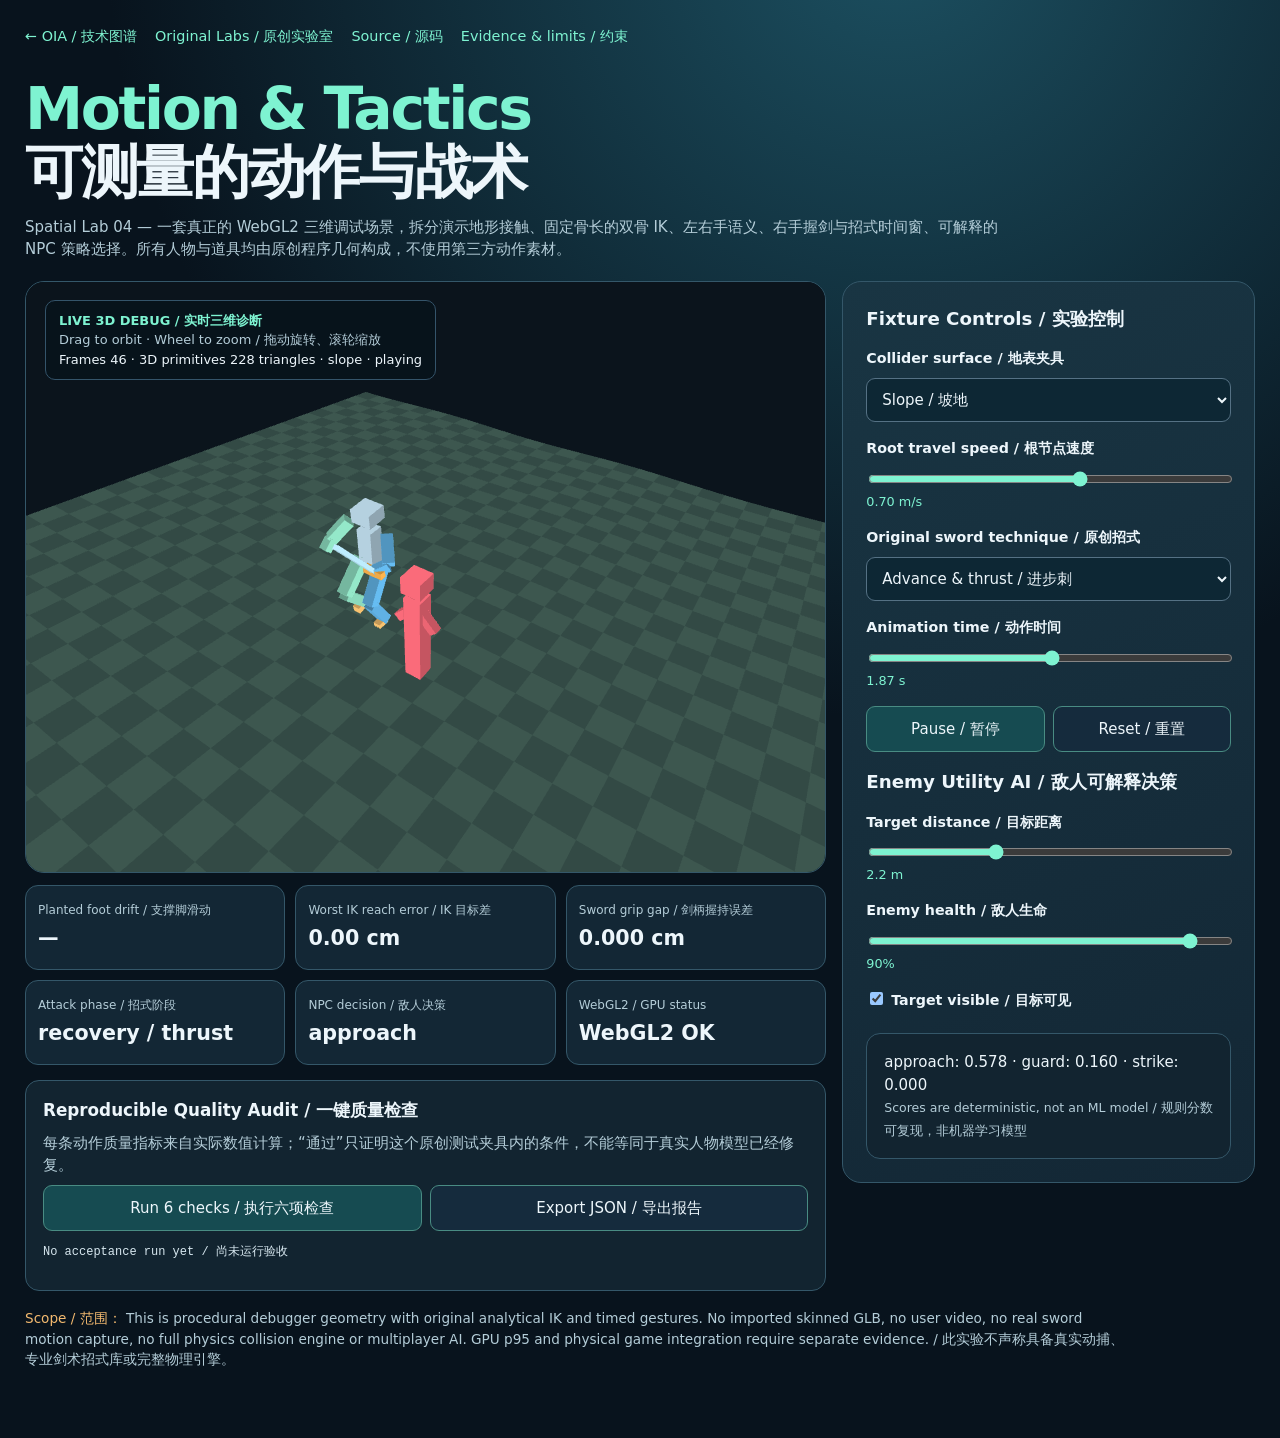
<file: labs/motion-qa/index.html>
<!doctype html>
<html lang="zh-CN"><head>
<meta charset="utf-8"><meta name="viewport" content="width=device-width,initial-scale=1">
<title>Spatial Lab 04 · Motion & Tactics QA / 动作战术质量实验</title>
<meta name="description" content="Original WebGL2 3D debug rig with measured foot contact, two-bone IK, sword socket phases, and explainable NPC decisions.">
<link rel="icon" href="data:,">
<style>
:root{color-scheme:dark;--bg:#08131d;--panel:#132735;--panel2:#193543;--line:#345769;--ink:#edf6fb;--muted:#b4cdd8;--accent:#7ef3d1;--warn:#f2b96f}
*{box-sizing:border-box}body{margin:0;background:radial-gradient(circle at 70% -5%,#1c5061,transparent 45%),var(--bg);color:var(--ink);font:15px/1.5 system-ui,"Noto Sans SC",sans-serif}
main{max-width:1390px;margin:auto;padding:26px 25px 55px}
a{color:var(--accent);text-decoration:none}a:hover{text-decoration:underline}
nav{display:flex;gap:18px;flex-wrap:wrap;align-items:center;font-size:.9rem}
h1{font-size:clamp(2rem,5vw,3.65rem);letter-spacing:-.04em;line-height:1.08;margin:30px 0 12px}h1 b{color:var(--accent)}
.lead{color:var(--muted);max-width:1000px;margin:0 0 20px}
.workspace{display:grid;grid-template-columns:minmax(0,1.65fr) minmax(320px,.85fr);gap:16px;align-items:start}
.stage{border:1px solid var(--line);border-radius:19px;overflow:hidden;background:#081c27;position:relative}
canvas{width:100%;height:590px;display:block;touch-action:none;cursor:grab}
canvas:active{cursor:grabbing}
.ontop{position:absolute;left:19px;top:18px;background:rgba(7,19,28,.8);border:1px solid #34546a;border-radius:10px;padding:10px 13px;pointer-events:none;font-size:.81rem;max-width:calc(100% - 38px)}
.ontop strong{display:block;color:var(--accent)}.ontop span{color:var(--muted)}
.metrics{display:grid;grid-template-columns:repeat(3,minmax(0,1fr));gap:10px;margin-top:12px}
.metric{border:1px solid var(--line);background:var(--panel);border-radius:13px;padding:15px 12px;min-width:0}
.metric small{display:block;color:var(--muted);font-size:.75rem}.metric b{display:block;font-size:1.29rem;margin-top:4px;overflow-wrap:anywhere}
aside{background:linear-gradient(155deg,var(--panel2),var(--panel));border:1px solid var(--line);border-radius:19px;padding:23px;display:grid;gap:16px}
aside h2{font-size:1.14rem;margin:0}
label{font-weight:600;display:block;font-size:.89rem;margin-bottom:6px}
select,input[type=range],button{width:100%}select,button{background:#0d2734;color:var(--ink);border:1px solid #557184;border-radius:9px;padding:11px;font:inherit}
button{cursor:pointer;background:#164b51;border-color:#498c83}button.secondary{background:#152b3d}
input[type=range]{accent-color:var(--accent)}.control{display:grid;gap:3px}.fieldvalue{color:var(--accent);font-variant-numeric:tabular-nums;font-size:.8rem}
.actions{display:grid;grid-template-columns:1fr 1fr;gap:8px}
.checks{border:1px solid var(--line);background:#122430;border-radius:14px;padding:17px;margin-top:15px}
.checks h2{margin:0 0 9px;font-size:1.05rem}.checks p{color:var(--muted);margin:0 0 8px}
pre{white-space:pre-wrap;overflow-wrap:anywhere;max-height:340px;overflow-y:auto;color:#d7e7ef;font:12px/1.5 ui-monospace,monospace}
.footer{color:var(--muted);font-size:.85rem;max-width:1100px;margin-top:17px}.footnote{color:var(--warn)}
@media(max-width:930px){.workspace{grid-template-columns:1fr}canvas{height:440px}}
@media(max-width:500px){main{padding:20px 13px 40px}aside{padding:15px}.metrics{grid-template-columns:1fr 1fr}canvas{height:350px}}
</style></head><body><main>
<nav><a href="../../">← OIA / 技术图谱</a><a href="../">Original Labs / 原创实验室</a><a href="https://github.com/star8592/open-immersive-atlas/tree/main/labs/motion-qa">Source / 源码</a><a href="README.md">Evidence & limits / 约束</a></nav>
<header>
<h1><b>Motion & Tactics</b><br>可测量的动作与战术</h1>
<p class="lead">Spatial Lab 04 — 一套真正的 WebGL2 三维调试场景，拆分演示地形接触、固定骨长的双骨 IK、左右手语义、右手握剑与招式时间窗、可解释的 NPC 策略选择。所有人物与道具均由原创程序几何构成，不使用第三方动作素材。</p>
</header>
<div class="workspace"><div>
<div class="stage"><canvas id="view" aria-label="Original WebGL2 procedural character, sword and terrain visual debugger"></canvas>
<div class="ontop"><strong>LIVE 3D DEBUG / 实时三维诊断</strong><span>Drag to orbit · Wheel to zoom / 拖动旋转、滚轮缩放</span><div id="state">Initializing / 初始化中…</div></div></div>
<div class="metrics">
<div class="metric"><small>Planted foot drift / 支撑脚滑动</small><b id="drift">—</b></div>
<div class="metric"><small>Worst IK reach error / IK 目标差</small><b id="reach">—</b></div>
<div class="metric"><small>Sword grip gap / 剑柄握持误差</small><b id="grip">—</b></div>
<div class="metric"><small>Attack phase / 招式阶段</small><b id="attack">—</b></div>
<div class="metric"><small>NPC decision / 敌人决策</small><b id="npc">—</b></div>
<div class="metric"><small>WebGL2 / GPU status</small><b id="gpu">—</b></div>
</div>
<section class="checks"><h2>Reproducible Quality Audit / 一键质量检查</h2>
<p>每条动作质量指标来自实际数值计算；“通过”只证明这个原创测试夹具内的条件，不能等同于真实人物模型已经修复。</p>
<div class="actions"><button id="audit">Run 6 checks / 执行六项检查</button><button id="export" class="secondary" disabled>Export JSON / 导出报告</button></div>
<pre id="report">No acceptance run yet / 尚未运行验收</pre></section>
</div>
<aside>
<h2>Fixture Controls / 实验控制</h2>
<div class="control"><label for="terrain">Collider surface / 地表夹具</label>
<select id="terrain"><option value="flat">Flat / 平地</option><option value="slope" selected>Slope / 坡地</option><option value="steps">Steps / 台阶</option></select></div>
<div class="control"><label for="speed">Root travel speed / 根节点速度</label><input id="speed" type="range" min="0" max="1.2" step="0.05" value="0.7"><span class="fieldvalue" id="speed-value">0.70 m/s</span></div>
<div class="control"><label for="technique">Original sword technique / 原创招式</label>
<select id="technique"><option value="thrust">Advance & thrust / 进步刺</option><option value="diagonal">Diagonal cut / 斜劈</option><option value="parry">Cross parry / 横格</option></select></div>
<div class="control"><label for="time">Animation time / 动作时间</label><input id="time" type="range" min="0" max="3.9" step="0.01" value="0.2"><span class="fieldvalue" id="time-value">0.20 s</span></div>
<div class="actions"><button id="play">Pause / 暂停</button><button id="reset" class="secondary">Reset / 重置</button></div>
<h2>Enemy Utility AI / 敌人可解释决策</h2>
<div class="control"><label for="distance">Target distance / 目标距离</label><input id="distance" type="range" min="0.2" max="6" step="0.1" value="2.2"><span class="fieldvalue" id="distance-value">2.2 m</span></div>
<div class="control"><label for="health">Enemy health / 敌人生命</label><input id="health" type="range" min="0" max="1" step="0.05" value="0.9"><span class="fieldvalue" id="health-value">90%</span></div>
<div><label><input id="visible" type="checkbox" checked> Target visible / 目标可见</label></div>
<div class="checks" style="margin:0"><div id="decision">No AI tick</div><small style="color:var(--muted)">Scores are deterministic, not an ML model / 规则分数可复现，非机器学习模型</small></div>
</aside></div>
<p class="footer"><span class="footnote">Scope / 范围：</span> This is procedural debugger geometry with original analytical IK and timed gestures. No imported skinned GLB, no user video, no real sword motion capture, no full physics collision engine or multiplayer AI. GPU p95 and physical game integration require separate evidence. / 此实验不声称具备真实动捕、专业剑术招式库或完整物理引擎。</p>
</main><script type="module" src="./app.mjs"></script></body></html>
</file>
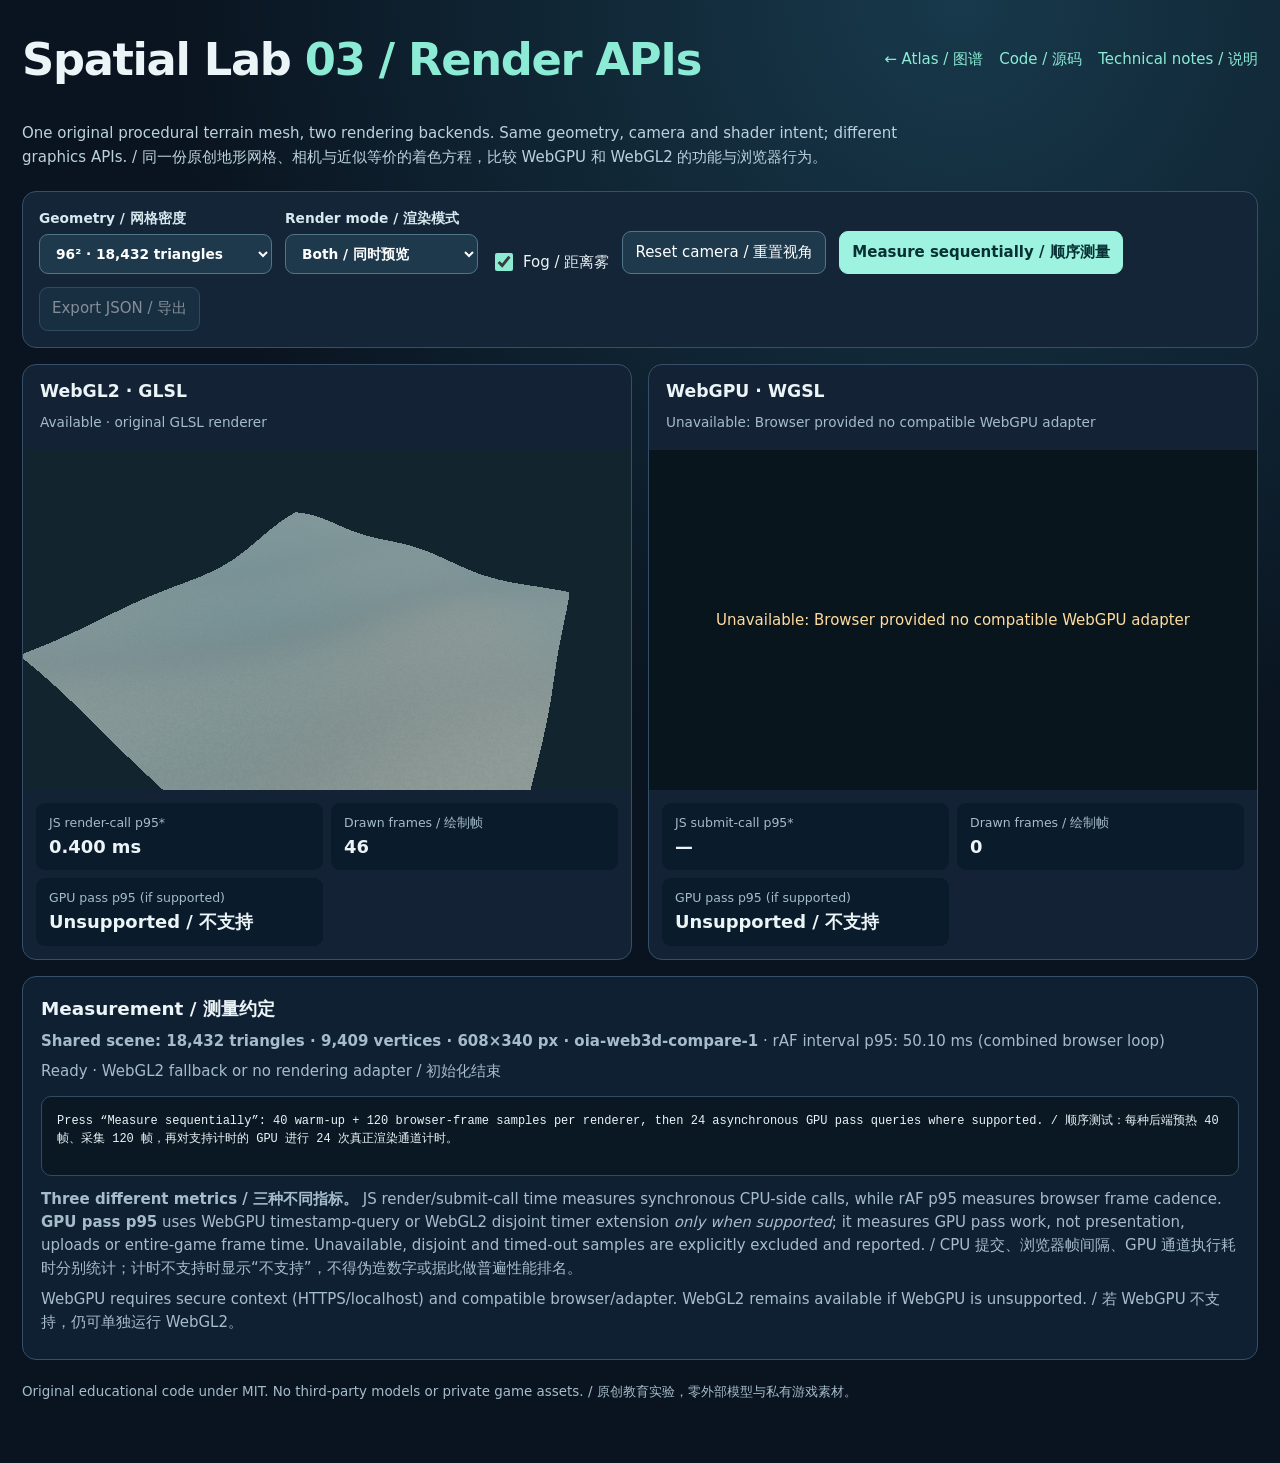
<file: labs/renderer-compare/index.html>
<!doctype html><html lang="zh-CN"><head>
<meta charset="utf-8"><meta name="viewport" content="width=device-width,initial-scale=1">
<meta name="description" content="Original WebGPU and WebGL2 browser rendering comparison with identical geometry and reproducible CPU/raf metrics.">
<link rel="icon" href="data:,"><title>WebGPU / WebGL2 Compare · Open Immersive Atlas</title>
<style>
:root{color-scheme:dark;--bg:#0a1420;--panel:#142538;--line:#345069;--text:#ebf4f7;--muted:#a5bccb;--accent:#8cebd5;--warn:#ffdb9f}
*{box-sizing:border-box}body{margin:0;background:radial-gradient(circle at 75% 0,#17394b,transparent 45%),var(--bg);color:var(--text);font:15px/1.55 system-ui,"Noto Sans SC",sans-serif}
a{color:var(--accent);text-decoration:none}a:hover{text-decoration:underline}header{max-width:1320px;margin:auto;padding:25px 22px 10px;display:flex;flex-wrap:wrap;gap:16px;align-items:center;justify-content:space-between}
h1{font-size:clamp(1.7rem,3.5vw,3rem);margin:0;letter-spacing:-.03em}h1 b{color:var(--accent)}
nav{display:flex;gap:16px;flex-wrap:wrap}main{max-width:1320px;margin:auto;padding:10px 22px 60px}
.lead{color:#bcd2df;margin:8px 0 22px;max-width:900px}.controls{background:var(--panel);border:1px solid var(--line);border-radius:14px;display:flex;flex-wrap:wrap;align-items:end;gap:13px;padding:16px}
label.control{display:grid;gap:5px;color:#d6e9ee;font-weight:600;font-size:.86rem}
select,button{background:#1e394c;color:white;border:1px solid #507589;border-radius:9px;padding:9px 12px;font:inherit;min-height:40px}
button{cursor:pointer}button.primary{color:#073034;background:#9df3df;border-color:#9df3df;font-weight:700}
button:hover{filter:brightness(1.12)}button:disabled,select:disabled{opacity:.48;cursor:not-allowed}
.check{display:flex;align-items:center;gap:7px}input[type=checkbox]{accent-color:var(--accent);height:18px;width:18px}
.grid{display:grid;grid-template-columns:1fr 1fr;gap:16px;margin-top:16px}
.view{min-width:0;border:1px solid var(--line);border-radius:14px;background:#132335;overflow:hidden}
.view h2{font-size:1.08rem;margin:0;padding:13px 17px 8px}.status{padding:0 17px 10px;color:var(--muted);font-size:.85rem;min-height:38px;overflow-wrap:anywhere}
.viewport{height:340px;position:relative;background:#112935}.viewport canvas{display:block;width:100%;height:100%;touch-action:none;cursor:grab}
.viewport canvas:active{cursor:grabbing}.overlay{position:absolute;inset:0;background:#07131be8;color:var(--warn);display:grid;place-items:center;padding:20px;text-align:center}
.overlay[hidden]{display:none}.numbers{display:grid;grid-template-columns:repeat(2,minmax(0,1fr));gap:8px;padding:13px}
.metric{border-radius:9px;background:#0a1b2b;padding:10px 13px}.metric small{display:block;color:var(--muted)}.metric b{font-size:1.12rem;font-variant-numeric:tabular-nums}
.stats{margin-top:16px;border:1px solid var(--line);background:#102033;border-radius:14px;padding:18px}
.stats h2{font-size:1.15rem;margin:0 0 6px}.stats p{color:var(--muted);margin:7px 0}
.benchmark{white-space:pre-wrap;word-break:break-word;font:12px/1.55 ui-monospace,monospace;padding:15px;background:#091823;border:1px solid #334b60;border-radius:10px;min-height:80px;max-height:330px;overflow:auto}
footer{margin-top:22px;color:var(--muted);font-size:.84rem}
@media(max-width:880px){.grid{grid-template-columns:1fr}.viewport{height:300px}}
</style></head>
<body><header><h1>Spatial Lab <b>03 / Render APIs</b></h1><nav><a href="../../">← Atlas / 图谱</a><a href="https://github.com/star8592/open-immersive-atlas/tree/main/labs/renderer-compare">Code / 源码</a><a href="https://github.com/star8592/open-immersive-atlas/blob/main/labs/renderer-compare/README.md">Technical notes / 说明</a></nav></header>
<main><p class="lead">One original procedural terrain mesh, two rendering backends. Same geometry, camera and shader intent; different graphics APIs. / 同一份原创地形网格、相机与近似等价的着色方程，比较 WebGPU 和 WebGL2 的功能与浏览器行为。</p>
<section class="controls" aria-label="Shared scene controls">
<label class="control" for="density">Geometry / 网格密度<select id="density"><option value="48">48² · 4,608 triangles</option><option value="96" selected>96² · 18,432 triangles</option><option value="160">160² · 51,200 triangles</option><option value="256">256² · 131,072 triangles</option></select></label>
<label class="control" for="mode">Render mode / 渲染模式<select id="mode"><option value="both">Both / 同时预览</option><option value="webgl2">WebGL2 only / 单独</option><option value="webgpu">WebGPU only / 单独</option></select></label>
<label class="check"><input id="fog" type="checkbox" checked> Fog / 距离雾</label>
<button id="reset" type="button">Reset camera / 重置视角</button>
<button id="measure" class="primary" type="button">Measure sequentially / 顺序测量</button>
<button id="export" type="button" disabled>Export JSON / 导出</button>
</section>
<div class="grid"><section class="view"><h2>WebGL2 <span aria-hidden="true">·</span> GLSL</h2><div class="status" id="status-gl">Initializing / 初始化中…</div><div class="viewport"><canvas id="canvas-gl" aria-label="WebGL2 comparison; drag to orbit, wheel to zoom"></canvas><div id="overlay-gl" class="overlay" hidden></div></div>
<div class="numbers"><div class="metric"><small>JS render-call p95*</small><b id="call-gl">—</b></div><div class="metric"><small>Drawn frames / 绘制帧</small><b id="frames-gl">—</b></div><div class="metric"><small>GPU pass p95 (if supported)</small><b id="gpu-pass-gl">—</b></div></div></section>
<section class="view"><h2>WebGPU <span aria-hidden="true">·</span> WGSL</h2><div class="status" id="status-gpu">Checking support / 检测支持…</div><div class="viewport"><canvas id="canvas-gpu" aria-label="WebGPU comparison; drag to orbit, wheel to zoom"></canvas><div id="overlay-gpu" class="overlay" hidden></div></div>
<div class="numbers"><div class="metric"><small>JS submit-call p95*</small><b id="call-gpu">—</b></div><div class="metric"><small>Drawn frames / 绘制帧</small><b id="frames-gpu">—</b></div><div class="metric"><small>GPU pass p95 (if supported)</small><b id="gpu-pass-gpu">—</b></div></div></section></div>
<section class="stats"><h2>Measurement / 测量约定</h2>
<p><strong id="scene-info">Initializing shared geometry…</strong> · <span id="frame-info">Frame interval p95: —</span></p>
<p id="progress" role="status" aria-live="polite">Ready / 准备就绪</p>
<pre id="results" class="benchmark">Press “Measure sequentially”: 40 warm-up + 120 browser-frame samples per renderer, then 24 asynchronous GPU pass queries where supported. / 顺序测试：每种后端预热 40 帧、采集 120 帧，再对支持计时的 GPU 进行 24 次真正渲染通道计时。</pre>
<p><strong>Three different metrics / 三种不同指标。</strong> JS render/submit-call time measures synchronous CPU-side calls, while rAF p95 measures browser frame cadence. <strong>GPU pass p95</strong> uses WebGPU timestamp-query or WebGL2 disjoint timer extension <em>only when supported</em>; it measures GPU pass work, not presentation, uploads or entire-game frame time. Unavailable, disjoint and timed-out samples are explicitly excluded and reported. / CPU 提交、浏览器帧间隔、GPU 通道执行耗时分别统计；计时不支持时显示“不支持”，不得伪造数字或据此做普遍性能排名。</p>
<p>WebGPU requires secure context (HTTPS/localhost) and compatible browser/adapter. WebGL2 remains available if WebGPU is unsupported. / 若 WebGPU 不支持，仍可单独运行 WebGL2。</p></section>
<footer>Original educational code under MIT. No third-party models or private game assets. / 原创教育实验，零外部模型与私有游戏素材。</footer></main>
<script type="module" src="./app.mjs"></script></body></html>
</file>
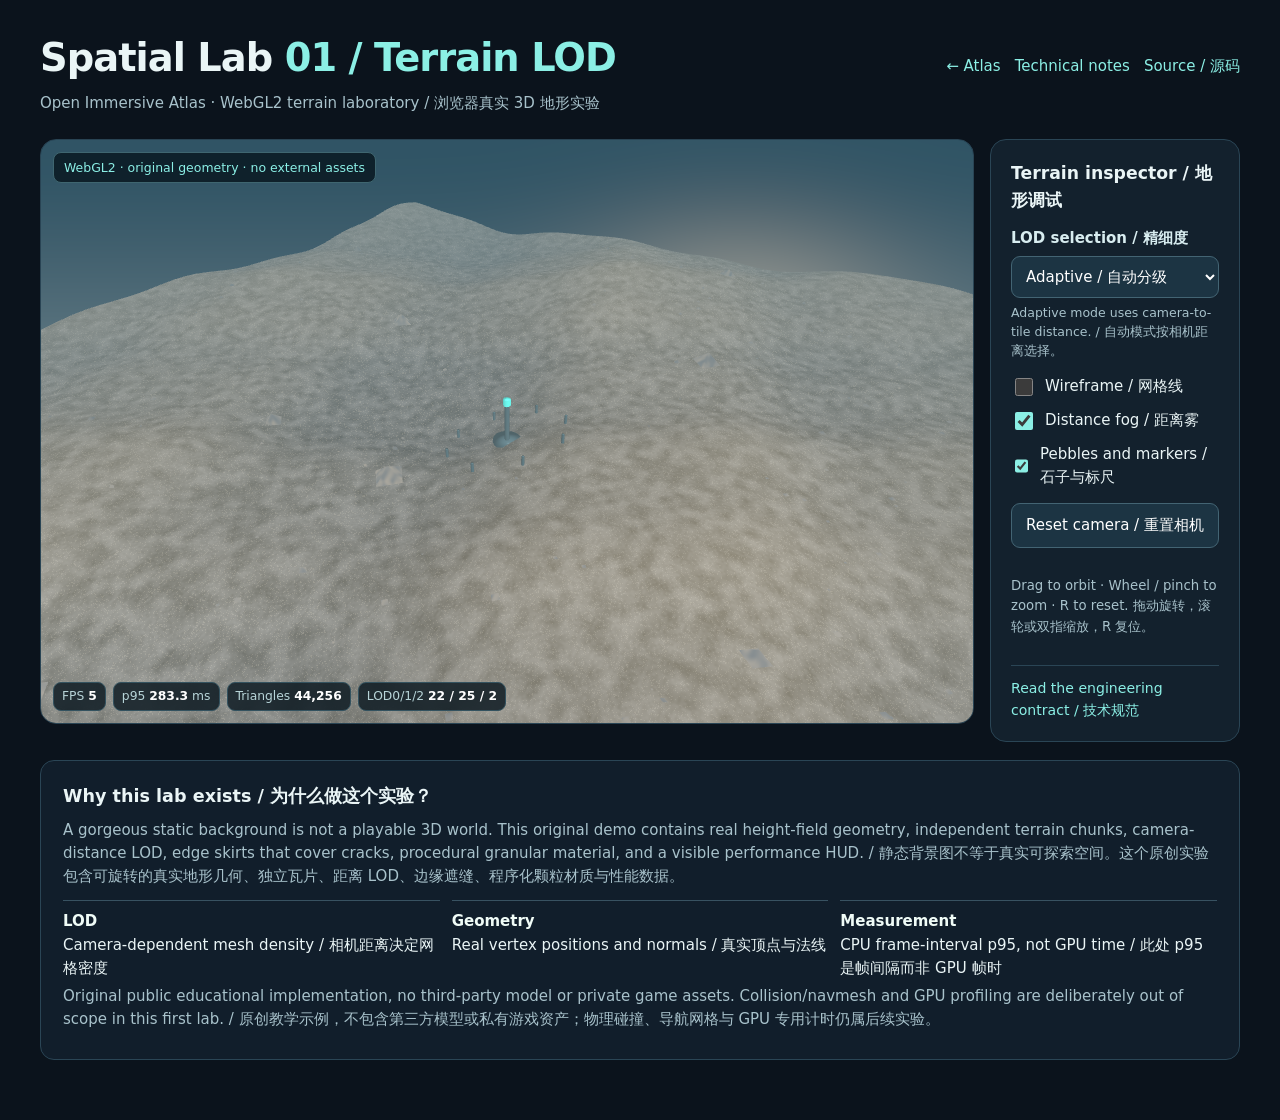
<file: labs/terrain-lod/index.html>
<!doctype html>
<html lang="zh-CN">
<head>
<meta charset="utf-8"><link rel="icon" href="data:,">
<meta name="viewport" content="width=device-width, initial-scale=1">
<meta name="description" content="An original, dependency-free WebGL2 terrain level-of-detail laboratory. 原创 WebGL2 地形 LOD 技术实验。">
<title>Terrain LOD Lab · Open Immersive Atlas</title>
<style>
:root{color-scheme:dark;--bg:#0b131c;--panel:#13212d;--line:#2a4555;--text:#eaf5f6;--muted:#a8c2cb;--teal:#8befe5}
*{box-sizing:border-box}body{margin:0;background:var(--bg);color:var(--text);font:15px/1.55 system-ui,"Noto Sans SC",sans-serif}
a{color:var(--teal);text-decoration:none}a:hover{text-decoration:underline}header{max-width:1240px;margin:auto;padding:28px 20px 14px;display:flex;flex-wrap:wrap;gap:15px;align-items:baseline;justify-content:space-between}
header p{color:var(--muted);margin:4px 0 0}h1{font-size:clamp(1.6rem,3vw,2.6rem);margin:0;letter-spacing:-.025em}h1 b{color:var(--teal)}
nav{display:flex;gap:14px;flex-wrap:wrap}main{max-width:1240px;margin:auto;padding:10px 20px 60px}
.layout{display:grid;grid-template-columns:minmax(0,1fr) 250px;gap:16px;align-items:start}
.stage{position:relative;min-height:490px;height:min(65vh,700px);overflow:hidden;border:1px solid #294454;border-radius:16px;background:linear-gradient(#162f43,#0b1d29 80%)}
canvas{width:100%;height:100%;display:block;touch-action:none;cursor:grab}canvas:active{cursor:grabbing}
.hud{position:absolute;bottom:12px;left:12px;display:flex;gap:7px;flex-wrap:wrap;pointer-events:none}
.hud span{background:#07141dcc;backdrop-filter:blur(7px);border:1px solid #33525f;border-radius:8px;padding:4px 8px;color:#b7d4d8;font-size:.77rem;font-variant-numeric:tabular-nums}
.hud strong{color:white;font-weight:600}.status{position:absolute;top:12px;left:12px;background:#07141dcc;border:1px solid #3f6670;border-radius:8px;padding:5px 10px;color:var(--teal);font-size:.78rem;pointer-events:none}
.error{position:absolute;inset:0;display:grid;place-items:center;background:#0b131cf2;color:#ffe7cf;padding:25px;text-align:center}
.error[hidden]{display:none}
.sidebar{border:1px solid var(--line);border-radius:16px;background:var(--panel);padding:20px;display:grid;gap:14px}
.sidebar h2{font-size:1.08rem;margin:0}.field{display:grid;gap:5px}.field label{font-weight:600;color:#d8edf0}.field small,.note{color:var(--muted)}select,button{font:inherit;border:1px solid #436473;border-radius:9px;padding:10px;background:#1c3443;color:white;width:100%}select:focus,button:focus{outline:2px solid var(--teal);outline-offset:2px}button{cursor:pointer}button:hover{background:#264859}.checks{display:grid;gap:10px}.checks label{display:flex;align-items:center;gap:9px}.checks input{width:18px;height:18px;accent-color:var(--teal)}
.note{font-size:.83rem}.aside-link{border-top:1px solid var(--line);padding-top:12px;font-size:.88rem}
.explain{margin-top:18px;border:1px solid var(--line);padding:22px;border-radius:14px;background:#111e2b}
.explain h2{margin:0 0 8px;font-size:1.1rem}.explain p{margin:5px 0;color:var(--muted)}
.metric{display:grid;grid-template-columns:repeat(3,1fr);gap:12px;margin-top:12px}.metric div{border-top:1px solid #385261;padding-top:9px}.metric b{display:block;color:#f0fcf7}
@media(max-width:850px){.layout{grid-template-columns:1fr}.stage{height:min(55vh,540px);min-height:360px}.sidebar{grid-template-columns:1fr 1fr}.sidebar h2,.checks,.aside-link{grid-column:1/-1}.metric{grid-template-columns:1fr}}
@media(prefers-reduced-motion:reduce){*,*:before,*:after{scroll-behavior:auto!important;animation:none!important}}
</style>
</head>
<body>
<header><div><h1>Spatial Lab <b>01 / Terrain LOD</b></h1><p>Open Immersive Atlas · WebGL2 terrain laboratory / 浏览器真实 3D 地形实验</p></div><nav><a href="../../">← Atlas</a><a href="https://github.com/star8592/open-immersive-atlas/blob/main/labs/terrain-lod/README.md">Technical notes</a><a href="https://github.com/star8592/open-immersive-atlas/tree/main/labs/terrain-lod">Source / 源码</a></nav></header>
<main><div class="layout"><div class="stage" id="stage"><canvas id="scene" aria-label="Interactive 3D terrain. Drag to orbit; wheel to zoom. 拖动旋转、滚轮缩放。"></canvas><div class="status" id="renderStatus">Initializing WebGL2…</div><div class="hud" aria-live="off"><span>FPS <strong id="fps">—</strong></span><span>p95 <strong id="p95">—</strong> ms</span><span>Triangles <strong id="triangles">—</strong></span><span>LOD0/1/2 <strong id="lods">—</strong></span></div><div class="error" id="error" hidden role="alert">WebGL2 is unavailable. This lab requires a browser with WebGL2 graphics enabled. / 当前浏览器未启用 WebGL2。</div></div>
<aside class="sidebar"><h2>Terrain inspector / 地形调试</h2><div class="field"><label for="mode">LOD selection / 精细度</label><select id="mode"><option value="auto">Adaptive / 自动分级</option><option value="high">High everywhere / 全部高细节</option><option value="low">Low everywhere / 全部低细节</option></select><small>Adaptive mode uses camera-to-tile distance. / 自动模式按相机距离选择。</small></div>
<div class="checks"><label><input id="wireframe" type="checkbox"> Wireframe / 网格线</label><label><input id="fog" type="checkbox" checked> Distance fog / 距离雾</label><label><input id="rocks" type="checkbox" checked> Pebbles and markers / 石子与标尺</label></div>
<button id="reset" type="button">Reset camera / 重置相机</button>
<p class="note">Drag to orbit · Wheel / pinch to zoom · R to reset. 拖动旋转，滚轮或双指缩放，R 复位。</p><div class="aside-link"><a href="https://github.com/star8592/open-immersive-atlas/blob/main/labs/terrain-lod/README.md">Read the engineering contract / 技术规范</a></div></aside></div>
<section class="explain"><h2>Why this lab exists / 为什么做这个实验？</h2><p>A gorgeous static background is not a playable 3D world. This original demo contains real height-field geometry, independent terrain chunks, camera-distance LOD, edge skirts that cover cracks, procedural granular material, and a visible performance HUD. / 静态背景图不等于真实可探索空间。这个原创实验包含可旋转的真实地形几何、独立瓦片、距离 LOD、边缘遮缝、程序化颗粒材质与性能数据。</p>
<div class="metric"><div><b>LOD</b> Camera-dependent mesh density / 相机距离决定网格密度</div><div><b>Geometry</b> Real vertex positions and normals / 真实顶点与法线</div><div><b>Measurement</b> CPU frame-interval p95, not GPU time / 此处 p95 是帧间隔而非 GPU 帧时</div></div>
<p>Original public educational implementation, no third-party model or private game assets. Collision/navmesh and GPU profiling are deliberately out of scope in this first lab. / 原创教学示例，不包含第三方模型或私有游戏资产；物理碰撞、导航网格与 GPU 专用计时仍属后续实验。</p></section></main>
<script type="module" src="./app.js"></script>
</body></html>
</file>
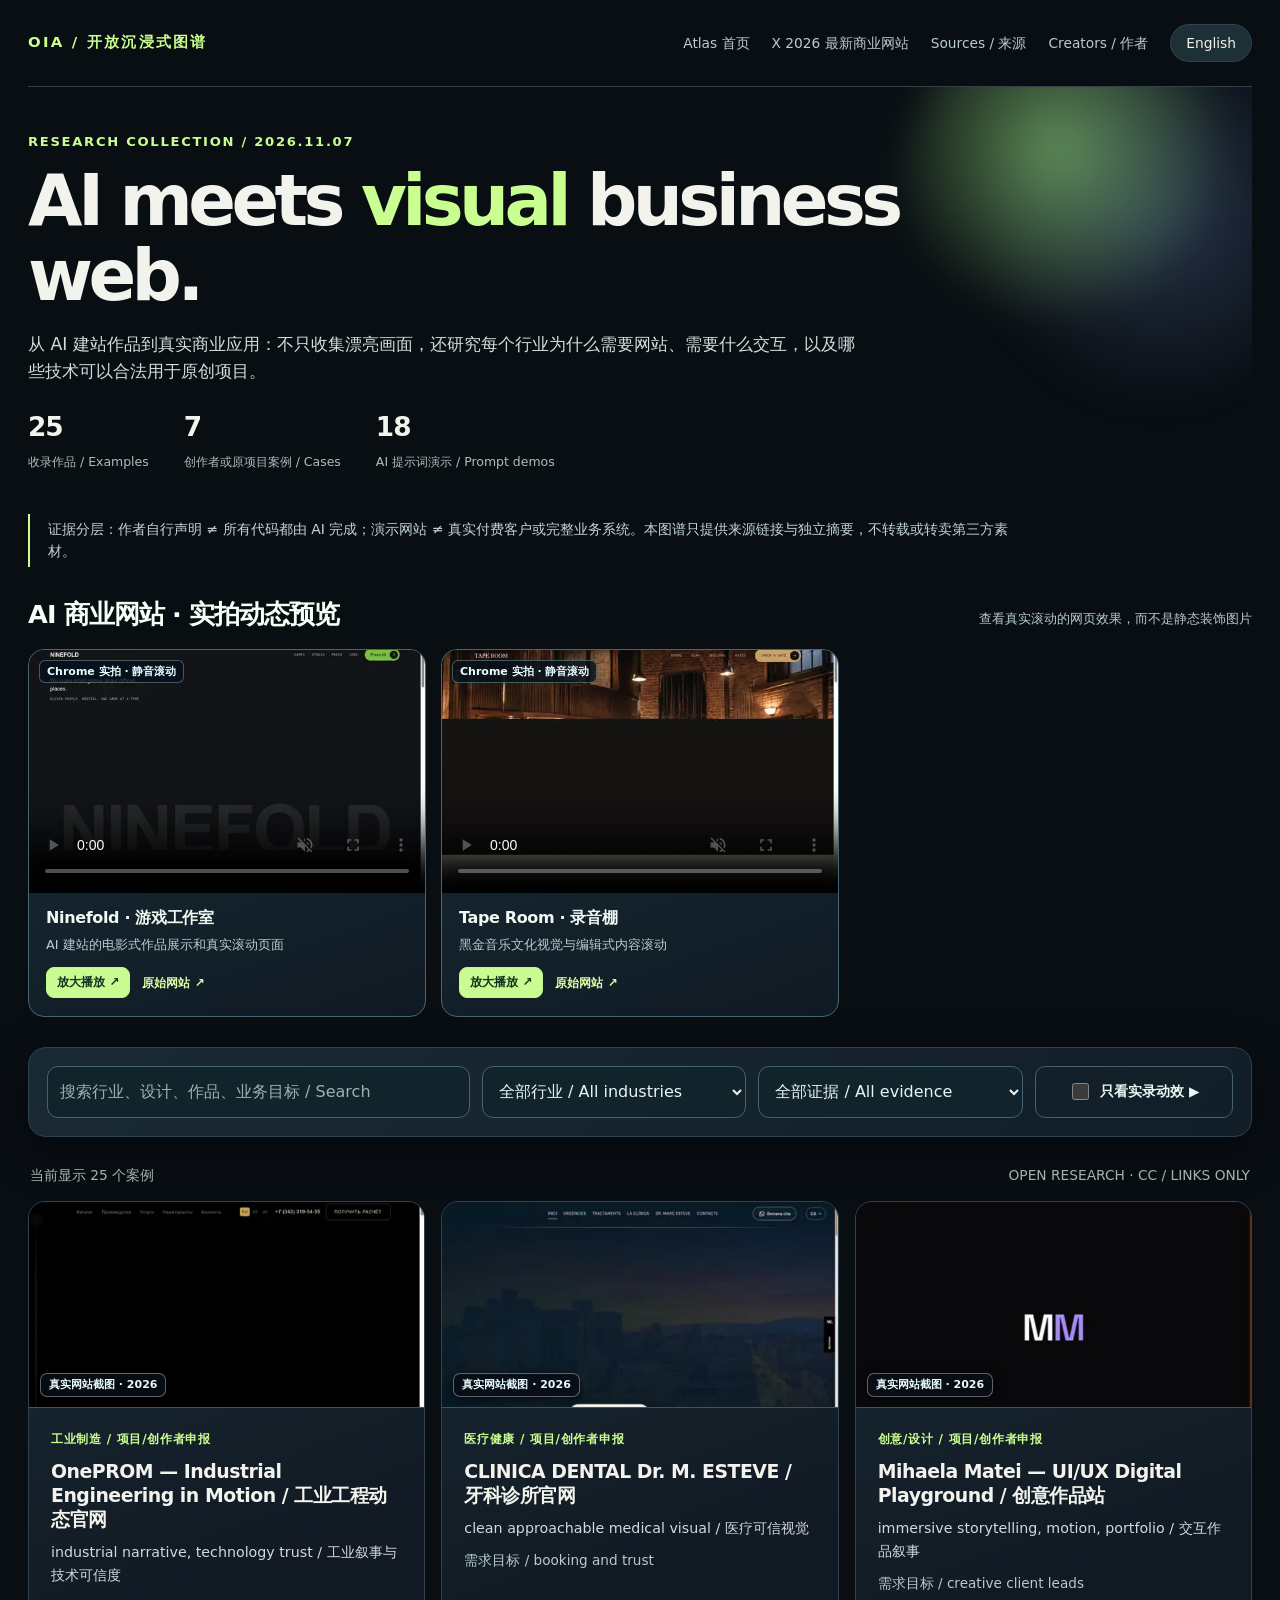
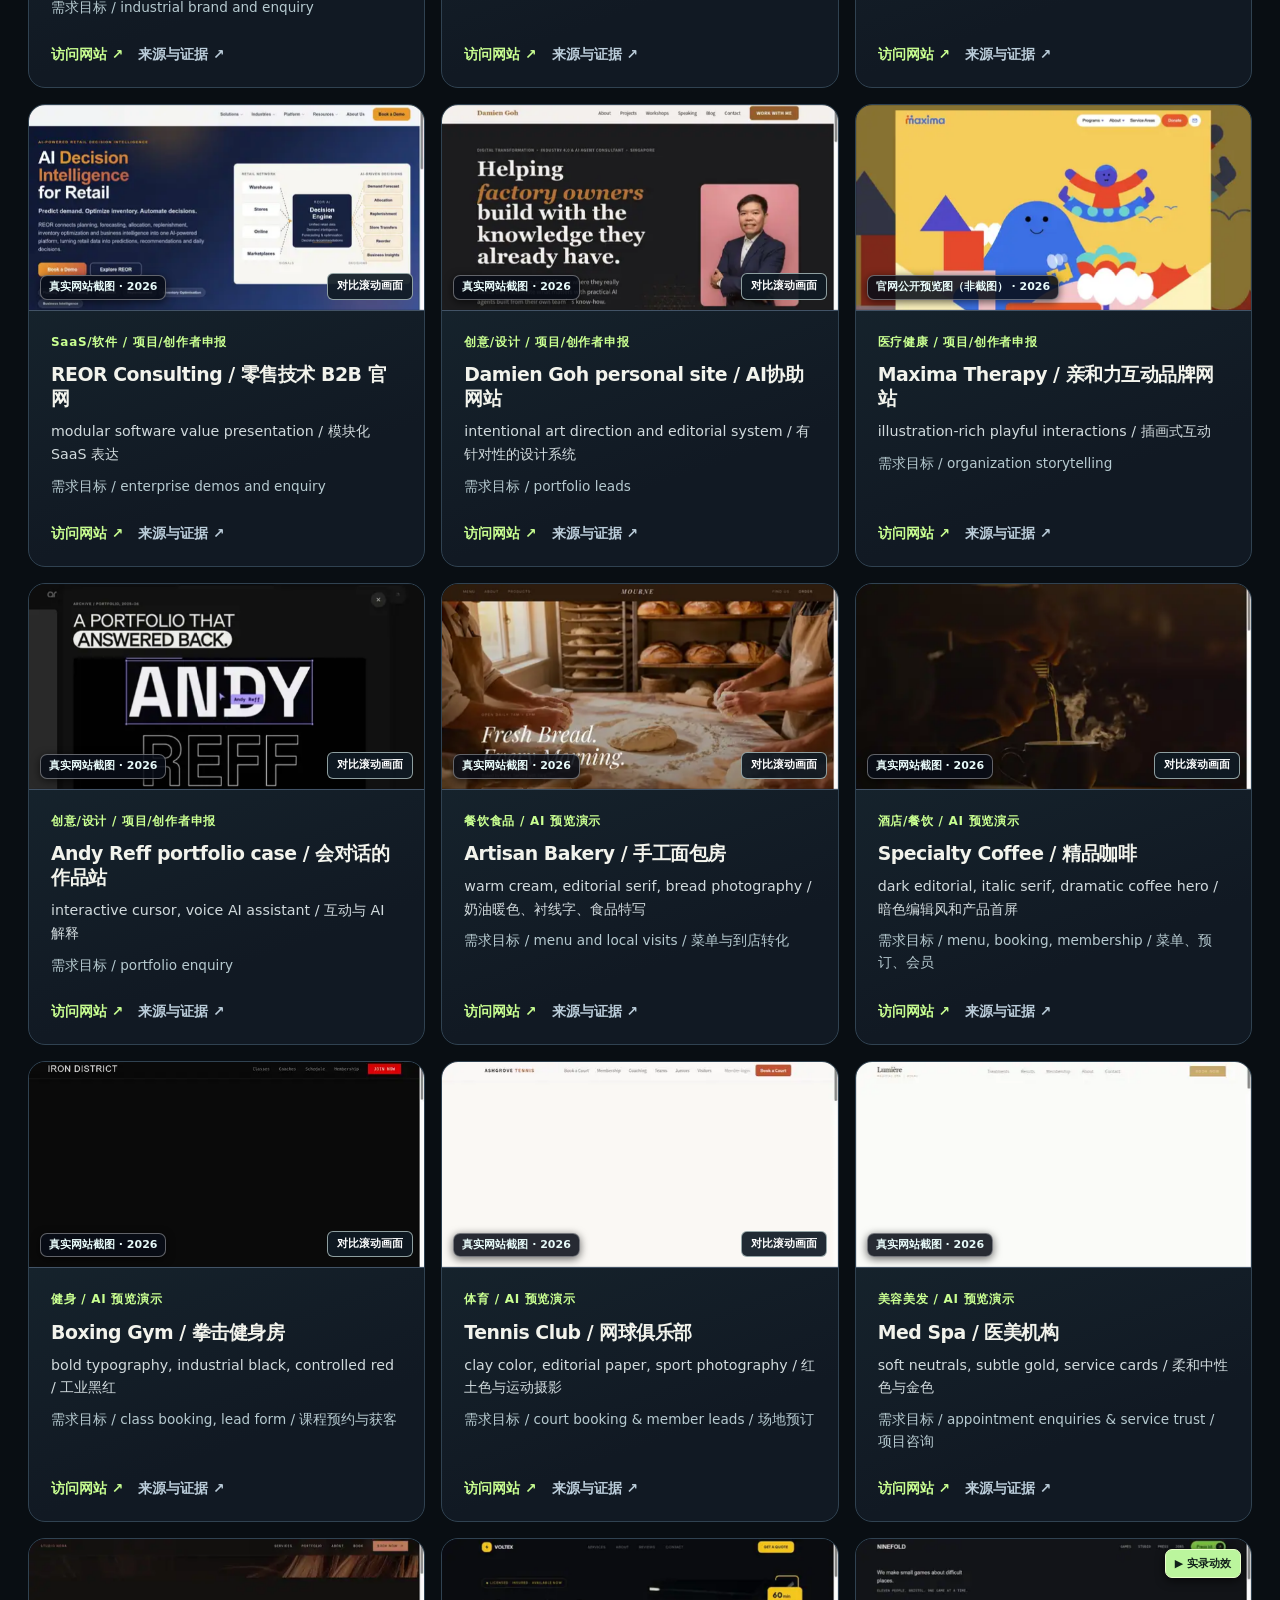
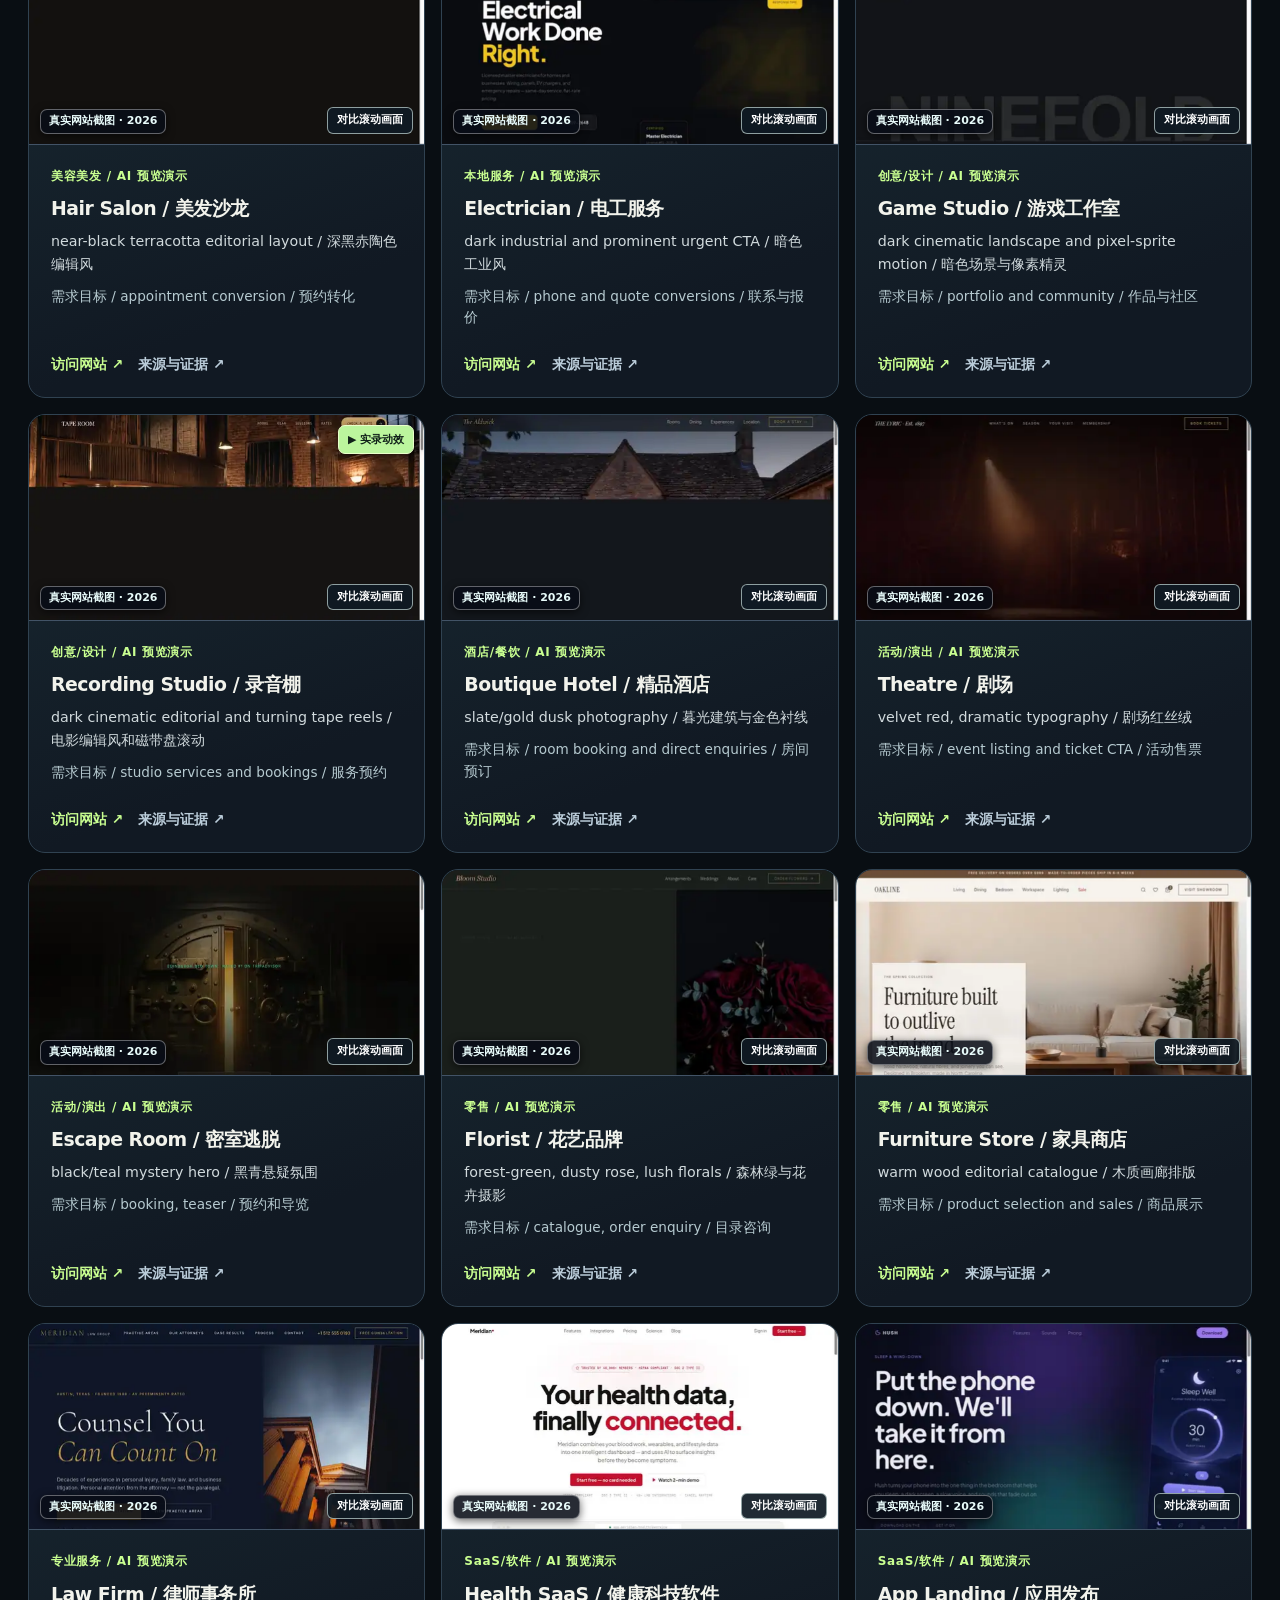
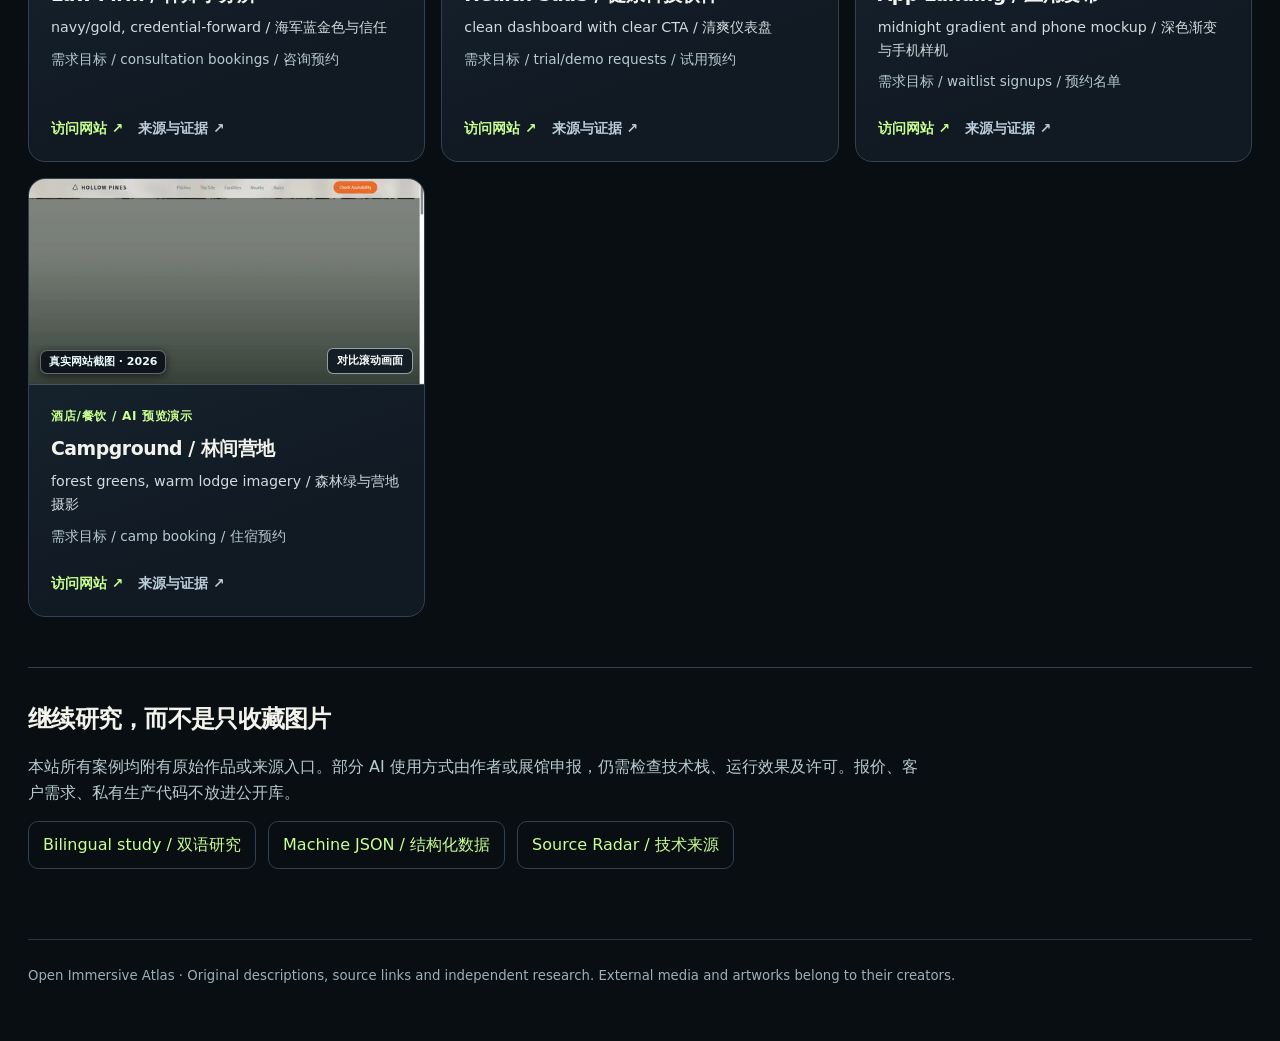
<file: ai-web.html>
<!doctype html>
<html lang="zh-CN"><head><meta charset="utf-8"><meta name="viewport" content="width=device-width, initial-scale=1">
<meta name="description" content="Open Immersive Atlas — curated AI-assisted visual websites, bilingual commercial industry reference and source evidence.">
<link rel="icon" href="data:,"><link rel="stylesheet" href="./assets/site-preview-gallery.css"><title>AI Visual Web · Open Immersive Atlas</title>
<style>
:root{color-scheme:dark;--bg:#090e13;--panel:#131c26;--panel2:#152532;--text:#f2f3ec;--muted:#afbcbc;--accent:#c9ff91;--line:#304251;--pink:#d8b4fd}
*{box-sizing:border-box}html{scroll-behavior:smooth}body{font-family:system-ui,-apple-system,"Noto Sans SC","Segoe UI",sans-serif;margin:0;background:var(--bg);color:var(--text);line-height:1.6}
a{color:inherit;text-decoration:none}a:hover{text-decoration:underline}button,input,select{font:inherit}
.skip{position:absolute;top:-100px;left:15px;background:#fff;color:#111;padding:8px;z-index:100}.skip:focus{top:12px}
.shell{max-width:1280px;margin:0 auto;padding:0 28px}nav{display:flex;gap:22px;flex-wrap:wrap;align-items:center;padding:24px 0;border-bottom:1px solid #31404b;font-size:.86rem}
nav .logo{font-size:.93rem;letter-spacing:.15em;font-weight:800;margin-right:auto;color:var(--accent)}nav a:not(.logo){color:#bbcbd3}nav button{border:1px solid var(--line);border-radius:22px;background:#1c3035;color:var(--text);padding:7px 15px;cursor:pointer}
.hero{position:relative;isolation:isolate;padding:44px 0 26px;overflow:hidden}.hero:before{content:'';position:absolute;z-index:-1;width:440px;height:440px;right:-90px;top:-115px;background:radial-gradient(circle at 35% 40%,#acfe8c80,transparent 45%),radial-gradient(circle at 60% 55%,#6585c34a,transparent 55%);filter:blur(18px);border-radius:50%}
.eyebrow{color:var(--accent);font-size:.82rem;letter-spacing:.13em;font-weight:800;text-transform:uppercase}.hero h1{max-width:920px;font-size:clamp(2.5rem,5.5vw,4.7rem);letter-spacing:-.065em;line-height:1.06;font-weight:760;margin:12px 0 15px}.hero h1 em{color:var(--accent);font-style:normal}.lead{max-width:830px;color:#d0dddd;font-size:1.08rem}.stats{display:flex;gap:35px;margin:20px 0 0;flex-wrap:wrap}.stat b{font-size:1.65rem;letter-spacing:-.04em;display:block}.stat small{font-size:.78rem;color:var(--muted)}
.note{border-left:2px solid var(--accent);padding:4px 18px;margin:14px 0 20px;color:#c3d4d8;font-size:.88rem;max-width:1000px}
.controls{background:linear-gradient(120deg,#1a2a34,#121e27);border:1px solid var(--line);border-radius:18px;padding:18px;display:grid;grid-template-columns:minmax(230px,1.6fr) minmax(175px,1fr) minmax(165px,1fr) minmax(170px,.75fr);gap:12px;position:sticky;top:8px;z-index:3;box-shadow:0 14px 45px #0006}
input,select{border:1px solid #456272;color:#e9f4f5;background:#11232b;border-radius:11px;padding:12px;min-width:0;width:100%}input::placeholder{color:#9bb2b4}input:focus,select:focus,button:focus-visible,a:focus-visible{outline:2px solid var(--accent);outline-offset:3px}
.resultline{display:flex;justify-content:space-between;gap:20px;flex-wrap:wrap;padding:27px 2px 15px;color:var(--muted);font-size:.86rem}.resultline strong{color:#e2f3e9}
.grid{display:grid;grid-template-columns:repeat(3,minmax(0,1fr));gap:16px;margin-bottom:50px}
.case{background:linear-gradient(160deg,#192a33,#111923 76%);border:1px solid var(--line);border-radius:17px;overflow:hidden;display:flex;flex-direction:column;min-height:350px;transition:transform .2s,border-color .2s}
.case:hover{transform:translateY(-3px);border-color:#7fba8b}
.visual{height:110px;position:relative;overflow:hidden;background:radial-gradient(ellipse at 75% 40%,#7c9ddc48,transparent 45%),linear-gradient(95deg,#243a45,#14242b)}
.visual:before{content:'';position:absolute;width:135px;height:135px;border:1px solid #ffffff4d;border-radius:50%;left:75%;top:-45px;box-shadow:0 0 0 17px #ffffff07,0 0 0 47px #ffffff05}
.visual:after{content:'';position:absolute;left:24px;top:30px;width:100px;height:60px;border:1px solid #ffffff54;transform:skew(-18deg) rotate(-6deg);background:#c9ff9120;box-shadow:16px 10px 0 -2px #203d39}
.case:nth-child(5n+2) .visual{background:radial-gradient(circle at 24% 70%,#d4a87480,transparent 35%),linear-gradient(100deg,#443024,#161b20)}
.case:nth-child(5n+3) .visual{background:radial-gradient(circle at 60% 30%,#cc8bda66,transparent 40%),linear-gradient(100deg,#212c39,#1b1729)}
.case:nth-child(5n+4) .visual{background:radial-gradient(circle at 60% 50%,#6e9e856b,transparent 48%),linear-gradient(100deg,#173b3c,#161e25)}
.case:nth-child(5n+5) .visual{background:radial-gradient(circle at 32% 65%,#7c8ec277,transparent 50%),linear-gradient(100deg,#202b3c,#2d2734)}
.visual .num{position:absolute;left:23px;bottom:13px;color:#ffffffc0;font-size:.75rem;letter-spacing:.2em;font-weight:700}
.casebody{padding:22px;display:flex;flex-direction:column;gap:10px;flex:1}.meta{font-size:.75rem;color:var(--accent);letter-spacing:.06em;font-weight:700}.case h2{font-size:1.18rem;line-height:1.28;margin:0;letter-spacing:-.025em}.case p{margin:0;color:#d1dadd;font-size:.89rem}.case .fit{color:#b6cad0;font-size:.85rem}.links{display:flex;gap:15px;flex-wrap:wrap;margin-top:auto;padding-top:14px;font-size:.86rem}.links a{color:var(--accent);font-weight:650}.links a.secondary{color:#bbcdda}.empty{padding:25px;border:1px dashed var(--line);border-radius:14px;color:var(--muted)}
.research{border-top:1px solid var(--line);padding:32px 0 70px}.research h2{letter-spacing:-.03em;margin:0 0 10px}.research p{max-width:890px;color:#b7cbd0}.researchlinks{display:flex;gap:12px;flex-wrap:wrap}.researchlinks a{border:1px solid var(--line);padding:10px 14px;border-radius:10px;color:var(--accent)}
footer{padding:25px 0 55px;color:#9bb0b8;border-top:1px solid #293740;font-size:.83rem}
@media(max-width:1000px){.grid{grid-template-columns:repeat(2,minmax(0,1fr))}}
@media(max-width:670px){.shell{padding:0 15px}.hero{padding:48px 0 26px}.stats{gap:23px}.controls{grid-template-columns:1fr;position:static}.grid{grid-template-columns:1fr}.visual{height:92px}.case{min-height:315px}nav{gap:12px}}
@media(prefers-reduced-motion:reduce){html{scroll-behavior:auto}.case{transition:none}.case:hover{transform:none}}
.only-motion{display:flex;align-items:center;justify-content:center;gap:8px;color:#e6f7f4;border:1px solid #46616b;border-radius:10px;padding:8px 10px;cursor:pointer;font-size:.85rem;font-weight:650}.only-motion input{width:17px;min-width:17px;height:17px;accent-color:var(--accent)}.only-motion:has(input:checked){border-color:var(--accent);background:#294435}
</style></head><body><a class="skip" href="#records">跳至案例 / Skip to gallery</a><div class="shell">
<nav><a class="logo" href="./">OIA / 开放沉浸式图谱</a><a href="./">Atlas 首页</a><a href="./x-web-2026.html">X 2026 最新商业网站</a><a href="./sources.html">Sources / 来源</a><a href="./creators.html">Creators / 作者</a><button id="lang" type="button" aria-label="Switch Chinese and English">English</button></nav>
<main><header class="hero"><div class="eyebrow">RESEARCH COLLECTION / 2026.11.07</div><h1>AI meets <em>visual</em> business web.</h1><p id="lead" class="lead">从 AI 建站作品到真实商业应用：不只收集漂亮画面，还研究每个行业为什么需要网站、需要什么交互，以及哪些技术可以合法用于原创项目。</p><div class="stats"><div class="stat"><b id="total">—</b><small id="totalLabel">收录作品 / Examples</small></div><div class="stat"><b id="firstParty">—</b><small id="firstLabel">创作者或原项目案例 / Cases</small></div><div class="stat"><b id="prompts">—</b><small id="promptLabel">AI 提示词演示 / Prompt demos</small></div></div></header>
<p id="note" class="note">现在每个案例展示独立 Chrome 采集的真实站点封面；有滚动前后两帧的可以切换，点击放大。截图不可用会明确标记。证据分层：作者自行声明 ≠ 所有代码都由 AI 完成；演示网站 ≠ 真实付费客户或完整业务系统。本图谱只提供来源链接与独立摘要，不转载或转卖第三方素材。</p>
<section class="oia-motion-reel" aria-label="AI 商业网站真实动态示例">
 <div class="oia-reel-head"><h2>AI 商业网站 · 实拍动态预览</h2><p>查看真实滚动的网页效果，而不是静态装饰图片</p></div>
 <div id="motionReel" class="oia-motion-reel-grid"></div>
</section>
<section aria-label="Filter website examples" id="records"><div class="controls"><input id="query" type="search" autocomplete="off" placeholder="搜索行业、设计、作品、业务目标 / Search" aria-label="Search by industry or technique"><select id="vertical" aria-label="Industry filter"><option value="">全部行业 / All industries</option></select><select id="type" aria-label="Evidence type"><option value="">全部证据 / All evidence</option><option value="case">创作者/原项目案例 / Creator case</option><option value="preview">AI 单提示词演示 / Prompt preview</option></select><label class="only-motion"><input type="checkbox" id="onlyMotion"> <span>只看实录动效 ▶</span></label></div>
<div class="resultline"><span id="count" aria-live="polite">Loading / 正在加载…</span><span>OPEN RESEARCH · CC / LINKS ONLY</span></div><div id="grid" class="grid"></div><p id="empty" class="empty" hidden>没有匹配项 / No matching examples.</p></section>
<section class="research"><h2 id="heading">继续研究，而不是只收藏图片</h2><p id="closing">本站所有案例均附有原始作品或来源入口。部分 AI 使用方式由作者或展馆申报，仍需检查技术栈、运行效果及许可。报价、客户需求、私有生产代码不放进公开库。</p><div class="researchlinks"><a href="https://github.com/star8592/open-immersive-atlas/blob/main/docs/research/2026-11-07-ai-visual-web-commercial-verticals.md">Bilingual study / 双语研究</a><a href="./data/ai-visual-commercial-sites-2026-11-07.json">Machine JSON / 结构化数据</a><a href="./sources.html">Source Radar / 技术来源</a></div></section>
</main><footer>Open Immersive Atlas · Original descriptions, source links and independent research. External media and artworks belong to their creators.</footer>
</div><script src="./assets/site-preview-gallery.js"></script><script>
"use strict";
const $=id=>document.getElementById(id), el=(tag,txt,cls)=>{const n=document.createElement(tag);if(txt!==undefined)n.textContent=txt;if(cls)n.className=cls;return n;};
let items=[],lang="zh";
const industry={manufacturing:"工业制造",healthcare:"医疗健康",creative:"创意/设计",saas:"SaaS/软件",food:"餐饮食品",hospitality:"酒店/餐饮",fitness:"健身",sports:"体育",beauty:"美容美发","local-service":"本地服务",events:"活动/演出",retail:"零售",professional:"专业服务"};
const translations={
zh:{lead:"从 AI 建站作品到真实商业应用：不只收集漂亮画面，还研究每个行业为什么需要网站、需要什么交互，以及哪些技术可以合法用于原创项目。",note:"证据分层：作者自行声明 ≠ 所有代码都由 AI 完成；演示网站 ≠ 真实付费客户或完整业务系统。本图谱只提供来源链接与独立摘要，不转载或转卖第三方素材。",total:"收录作品 / Examples",first:"创作者或原项目案例 / Cases",prompts:"AI 提示词演示 / Prompt demos",heading:"继续研究，而不是只收藏图片",closing:"本站所有案例均附有原始作品或来源入口。部分 AI 使用方式由作者或展馆申报，仍需检查技术栈、运行效果及许可。报价、客户需求、私有生产代码不放进公开库。",site:"访问网站",source:"来源与证据",notFound:"没有匹配项 / No matching examples.",matching:n=>"当前显示 "+n+" 个案例"},
en:{lead:"Discover AI-assisted visual websites by real business vertical. Every inspiration connects its distinctive aesthetics to a customer goal, creator evidence and safe original implementation ideas.",note:"Evidence matters: creator-reported AI use is not proof a whole site was built by AI. One-prompt demos are not verified paid client deployments. Only independent descriptions and original links are indexed here.",total:"Curated examples",first:"Creator and real-site cases",prompts:"AI one-prompt previews",heading:"Study the mechanism, not just the screenshot",closing:"Each case links to the original or a source. Verify implementation, browser quality and license before commercial reuse. Private client, pricing and original production assets stay private.",site:"Visit live site",source:"Evidence / source",notFound:"No matching examples.",matching:n=>n+" matching examples"}};
const label=x=>industry[x]||x;
function render(){
const t=translations[lang];$("lang").textContent=lang==="zh"?"English":"中文";
["lead","note","totalLabel","firstLabel","promptLabel","heading","closing"].forEach((id,i)=>$(id).textContent=[t.lead,t.note,t.total,t.first,t.prompts,t.heading,t.closing][i]);
$("total").textContent=items.length;$("firstParty").textContent=items.filter(x=>x.source_type!=="curated-gallery-lists-live-prompt-demo").length;$("prompts").textContent=items.filter(x=>x.source_type==="curated-gallery-lists-live-prompt-demo").length;
const query=$("query").value.trim().toLocaleLowerCase(),vert=$("vertical").value,type=$("type").value;
const matched=items.filter(x=>(!$("onlyMotion").checked||Boolean(window.OIASiteMedia.get(x.live_url)?.motion))&&(!vert||x.industry===vert)&&(!type||(type==="preview"?(x.source_type==="curated-gallery-lists-live-prompt-demo"):(x.source_type!=="curated-gallery-lists-live-prompt-demo")))&&(!query||[x.title,x.industry,label(x.industry),x.visual_features,x.business_goal,x.ai_origin].join(" ").toLocaleLowerCase().includes(query)));
$("count").textContent=t.matching(matched.length);const grid=$("grid");grid.replaceChildren();$("empty").hidden=matched.length>0;$("empty").textContent=t.notFound;
matched.forEach((x,i)=>{const card=el("article",undefined,"case");card.append(window.OIASiteMedia.mount(x.live_url,x.title,{year:"2026"}));const body=el("div",undefined,"casebody");const kind=x.source_type==="curated-gallery-lists-live-prompt-demo"?(lang==="zh"?"AI 预览演示":"AI prompt demo"):(lang==="zh"?"项目/创作者申报":"Creator/real-site case");body.append(el("div",label(x.industry)+" / "+kind,"meta"));body.append(el("h2",x.title));body.append(el("p",x.visual_features));body.append(el("p",(lang==="zh"?"需求目标 / ":"Business goal / ")+x.business_goal,"fit"));const links=el("div",undefined,"links");
for(const [url,labelText,css] of [[x.live_url,t.site,""],[x.source_url,t.source,"secondary"]]){if(/^https:\/\//.test(url||"")){const a=el("a",labelText+" ↗",css);a.href=url;a.target="_blank";a.rel="noopener noreferrer";links.append(a)}}
body.append(links);card.append(body);grid.append(card)});
}
async function init(){
try{await window.OIASiteMedia.load();const response=await fetch("./data/ai-visual-commercial-sites-2026-11-07.json",{cache:"no-store"});if(!response.ok)throw Error("HTTP "+response.status);const data=await response.json();if(!Array.isArray(data.examples))throw Error("Invalid record format");items=data.examples;
const industries=[...new Set(items.map(x=>x.industry))].sort();for(const x of industries){const option=document.createElement("option");option.value=x;option.textContent=label(x)+" / "+x;$("vertical").append(option)}
render();
window.OIASiteMedia.featured([
 {url:"https://ninefold-game-studio.lovable.app/",title:"Ninefold · 游戏工作室",description:"AI 建站的电影式作品展示和真实滚动页面"},
 {url:"https://tape-room-studio.lovable.app/",title:"Tape Room · 录音棚",description:"黑金音乐文化视觉与编辑式内容滚动"}
],$("motionReel"));
}catch(err){$("count").textContent="无法载入数据 / Unable to load: "+String(err.message);$("empty").hidden=false}
}
$("lang").addEventListener("click",()=>{lang=lang==="zh"?"en":"zh";render()});
["query","vertical","type","onlyMotion"].forEach(id=>$(id).addEventListener(id==="query"?"input":"change",render));
init();
</script></body></html>
</file>
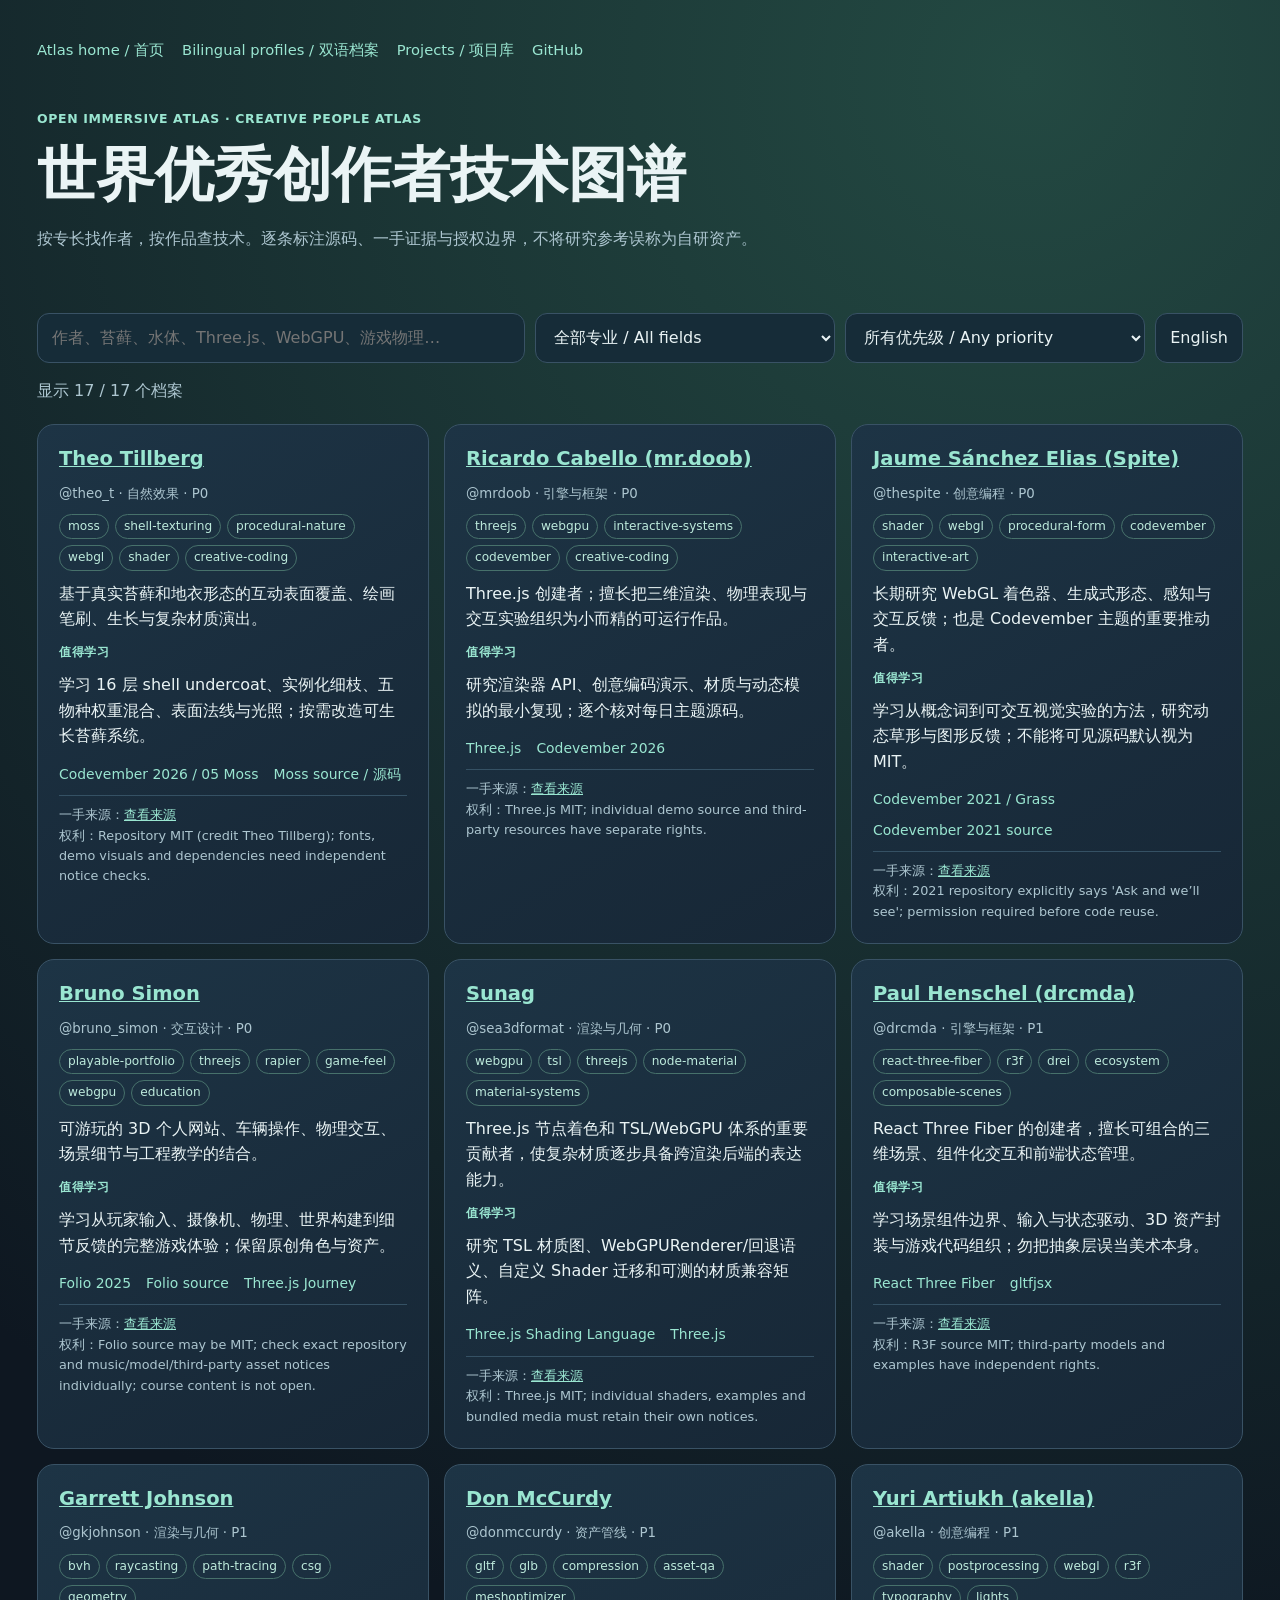
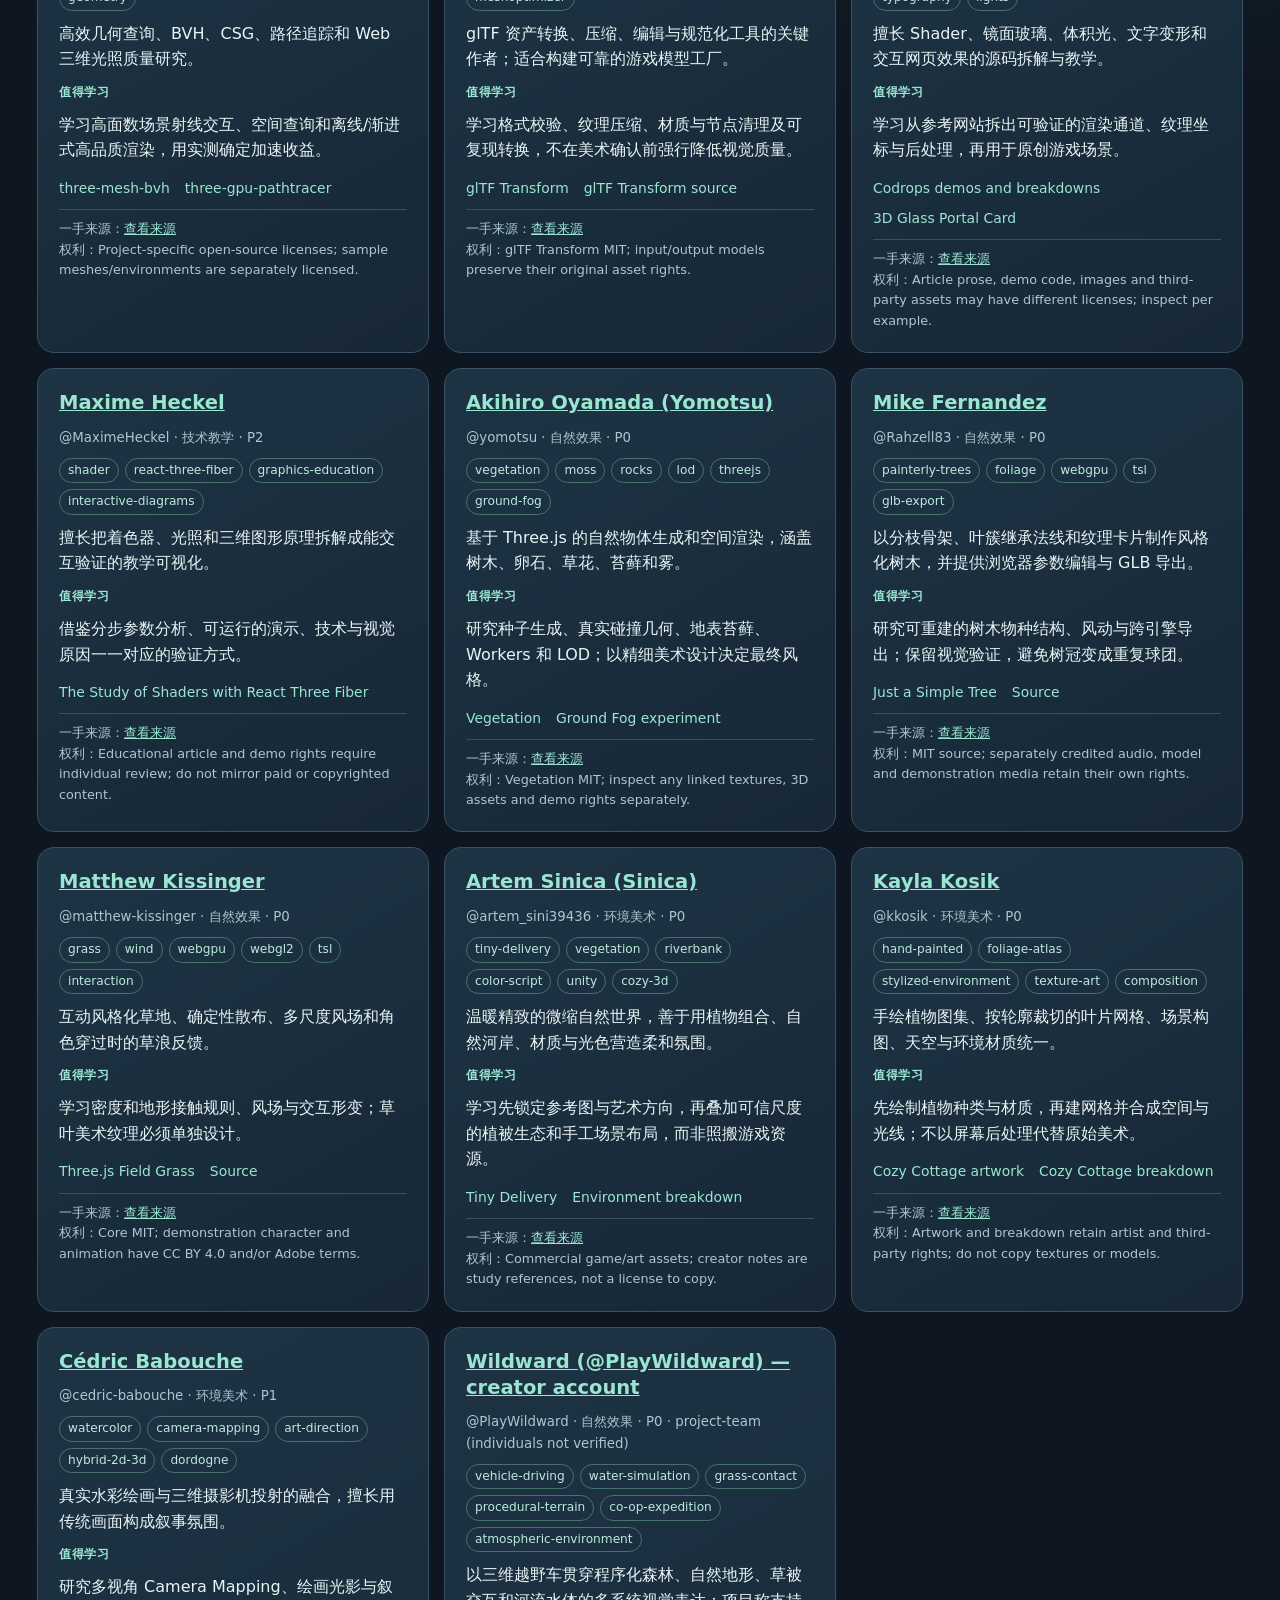
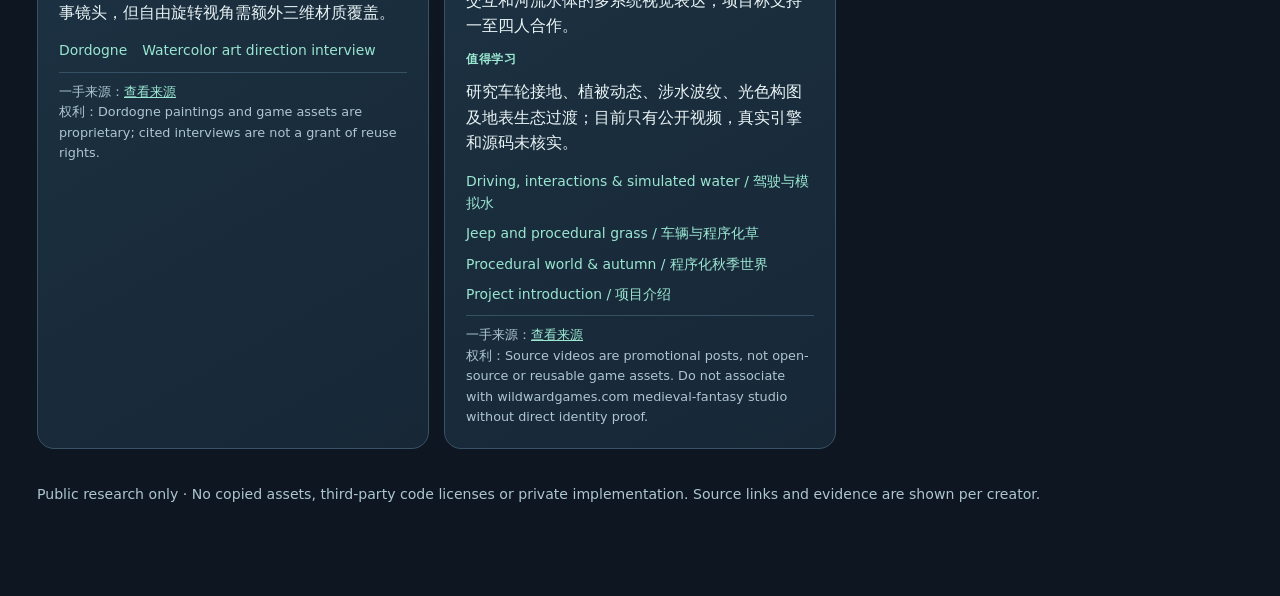
<file: creators.html>
<!doctype html>
<html lang="zh-CN">
<head>
<meta charset="utf-8"><meta name="viewport" content="width=device-width,initial-scale=1">
<meta name="description" content="Open Immersive Atlas creative-technology people and studio atlas. Evidence-first bilingual searchable expertise and representative works.">
<meta name="theme-color" content="#101923">
<link rel="icon" href="data:image/svg+xml,%3Csvg xmlns='http://www.w3.org/2000/svg' width='64' height='64' viewBox='0 0 64 64'%3E%3Crect width='64' height='64' rx='14' fill='%23101923'/%3E%3Ccircle cx='32' cy='32' r='18' fill='%239ae6d1'/%3E%3C/svg%3E">
<title>Creative People Atlas · 创作者技术图谱</title>
<style>
:root{color-scheme:dark;--bg:#0e1721;--card:#172736;--line:#395265;--fg:#eaf4f5;--muted:#adc6d0;--accent:#9ae6d1}
*{box-sizing:border-box}html{font-family:system-ui,-apple-system,"Noto Sans SC",sans-serif}body{margin:0;line-height:1.6;background:radial-gradient(circle at 80% 2%,#234942 0,transparent 42%),var(--bg);color:var(--fg)}
a{color:var(--accent)}a:hover{text-decoration:none}
main{max-width:1250px;margin:auto;padding:38px 22px 90px}
header{max-width:900px;padding:35px 0 22px}
header h1{font-size:clamp(2rem,5vw,3.7rem);line-height:1.15;margin:10px 0}
header p{color:var(--muted);max-width:800px}
nav{display:flex;gap:18px;flex-wrap:wrap;font-size:.92rem}
nav a{text-decoration:none}
.filters{display:flex;gap:10px;flex-wrap:wrap;margin:24px 0 15px}
input,select,button{color:var(--fg);border:1px solid var(--line);background:#162c38;border-radius:12px;padding:11px 14px;font:inherit}
input{flex:1 1 320px}select{flex:1 1 185px;max-width:300px}button{cursor:pointer}
input:focus,select:focus,button:focus{outline:2px solid var(--accent);outline-offset:2px}
#summary{color:var(--muted);margin:6px 0 21px}
#results{display:grid;grid-template-columns:repeat(auto-fill,minmax(340px,1fr));gap:15px}
article{border:1px solid var(--line);border-radius:17px;background:linear-gradient(150deg,#1d3445,var(--card));padding:21px;display:flex;flex-direction:column;gap:10px}
article h2{font-size:1.22rem;margin:0;line-height:1.35}article p{margin:0}article small{color:var(--muted)}
.pillrow{display:flex;flex-wrap:wrap;gap:6px}.pill{border:1px solid #47716b;border-radius:24px;padding:2px 8px;font-size:.76rem;color:#bdeadc}
.caption{color:var(--accent);font-size:.78rem;text-transform:uppercase;letter-spacing:.05em;font-weight:650}
.works{display:flex;flex-wrap:wrap;gap:8px 15px;margin-top:4px}
.works a{font-size:.87rem;text-decoration:none}.works a:hover{text-decoration:underline}
.foot{font-size:.8rem;color:var(--muted);border-top:1px solid #355164;padding-top:9px;overflow-wrap:anywhere}
#empty{display:none;padding:25px;border:1px dashed var(--line);border-radius:15px}
footer{margin-top:34px;color:var(--muted);font-size:.88rem}
@media(max-width:600px){main{padding:24px 16px 60px}#results{grid-template-columns:1fr}header{padding-top:22px}select{max-width:none}}
</style>
</head>
<body><main>
<nav><a href="./">Atlas home / 首页</a><a href="CREATORS.md">Bilingual profiles / 双语档案</a><a href="CATALOG.md">Projects / 项目库</a><a href="https://github.com/star8592/open-immersive-atlas">GitHub</a></nav>
<header><p class="caption">Open Immersive Atlas · Creative People Atlas</p>
<h1>世界优秀创作者技术图谱</h1>
<p id="lead">按专长找作者，按作品查技术。逐条标注源码、一手证据与授权边界，不将研究参考误称为自研资产。</p></header>
<div class="filters">
<input id="q" type="search" aria-label="Search creators / 搜索作者" placeholder="作者、苔藓、水体、Three.js、WebGPU、游戏物理…">
<select id="area" aria-label="Technical field / 技术领域"><option value="">全部专业 / All fields</option></select>
<select id="prio" aria-label="Research priority / 研究优先级"><option value="">所有优先级 / Any priority</option><option value="P0">P0 · 最优先</option><option value="P1">P1</option><option value="P2">P2</option></select>
<button id="lang" type="button" aria-pressed="false">English</button></div>
<p id="summary" role="status" aria-live="polite">正在读取公开作者档案…</p>
<section id="results" aria-label="Creator profiles"></section><p id="empty" role="status">没有匹配的作者 / No matching creators.</p>
<footer>Public research only · No copied assets, third-party code licenses or private implementation. Source links and evidence are shown per creator.</footer>
</main>
<script type="module">
const $=id=>document.getElementById(id);let entries=[],english=false;
const create=(tag,txt,cls)=>{const e=document.createElement(tag);if(txt!==undefined)e.textContent=txt;if(cls)e.className=cls;return e};
const link=(title,url)=>{const a=create('a',title);if(/^https:\/\/[^\s]+$/.test(url)||/^(CREATORS|CATALOG)\.md$/.test(url)){a.href=url;a.rel="noopener noreferrer";a.target="_blank"}return a};
const areas={"natural-effects":["自然效果","Natural effects"],"environment-art":["环境美术","Environment art"],"creative-coding":["创意编程","Creative coding"],"interaction":["交互设计","Interaction"],"rendering":["渲染与几何","Rendering & geometry"],"frameworks":["引擎与框架","Frameworks"],"asset-pipeline":["资产管线","Asset pipeline"],"education":["技术教学","Education"]};
const t=(zh,en)=>english?en:zh;
function card(e){
 const a=create('article');
 const title=create('h2');title.append(link(e.name,e.profile_url));a.append(title);
 a.append(create('small',(e.handle||'')+' · '+t(...(areas[e.discipline]||[e.discipline,e.discipline]))+' · '+(e.priority||'')+(e.entity_type?' · '+e.entity_type:'')));
 const chips=create('div',undefined,'pillrow');for(const tag of (e.tags||[]).slice(0,8))chips.append(create('span',tag,'pill'));a.append(chips);
 a.append(create('p',e.specialty?.[english?'en':'zh']||''));
 a.append(create('div',t('值得学习','What to learn'),'caption'));
 a.append(create('p',e.reusable_methods?.[english?'en':'zh']||''));
 const works=create('div',undefined,'works');for(const w of e.works||[])works.append(link(w.title,w.url));a.append(works);
 const foot=create('div',undefined,'foot');foot.append(create('span',t('一手来源：','Evidence: ')));foot.append(link(t('查看来源','Open source'),e.evidence_url));foot.append(create('p',t('权利：','Rights: ')+(e.rights_note||'')));a.append(foot);
 return a;
}
function render(){
 const q=$('q').value.trim().toLowerCase(),area=$('area').value,prio=$('prio').value;
 const matches=entries.filter(e=>(!area||e.discipline===area)&&(!prio||e.priority===prio)&&(!q||[e.name,e.handle,e.discipline,...(e.tags||[]),e.specialty?.zh,e.specialty?.en,e.reusable_methods?.zh,e.reusable_methods?.en,...(e.works||[]).map(w=>w.title)].join(' ').toLowerCase().includes(q)));
 $('results').replaceChildren(...matches.map(card));$('empty').style.display=matches.length?'none':'block';
 $('summary').textContent=t(`显示 ${matches.length} / ${entries.length} 个档案`,`Showing ${matches.length} of ${entries.length} profiles`);
 $('lead').textContent=t('按专长找作者，按作品查技术。逐条标注源码、一手证据与授权边界，不将研究参考误称为自研资产。','Find creators by specialty and techniques by representative work. Evidence and rights are explicit; studies are not proprietary assets.');
}
for(const id of ['q','area','prio'])$(id).addEventListener(id==='q'?'input':'change',render);
$('lang').addEventListener('click',()=>{english=!english;$('lang').textContent=english?'中文':'English';$('lang').setAttribute('aria-pressed',String(english));document.documentElement.lang=english?'en':'zh-CN';render()});
try{
 const response=await fetch('./data/creators.json',{cache:'no-cache'});if(!response.ok)throw Error('HTTP '+response.status);
 const payload=await response.json();if(!Array.isArray(payload.creators))throw Error('Invalid profile data');
 entries=payload.creators;
 const opts=[...new Set(entries.map(e=>e.discipline))].sort();for(const area of opts){const o=create('option',t(...(areas[area]||[area,area])));o.value=area;$('area').append(o)}
 render();
}catch(error){$('summary').textContent='无法加载作者数据库 / Unable to load creator profiles: '+String(error.message);}
</script></body></html>
</file>
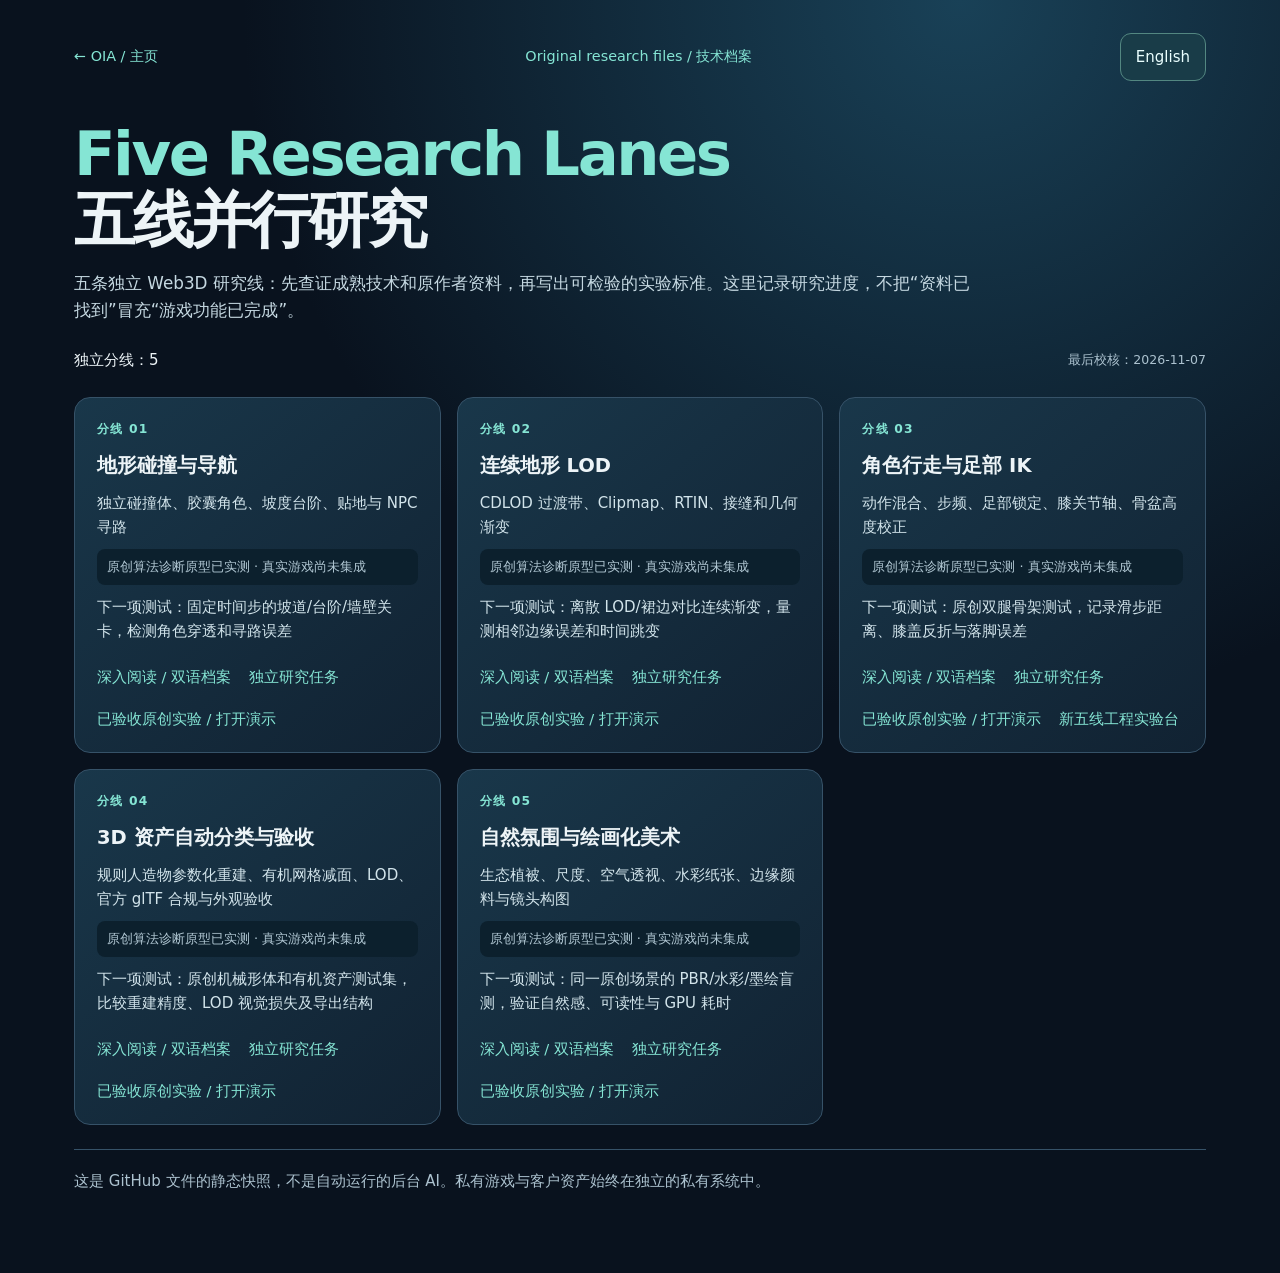
<file: research.html>
<!doctype html>
<html lang="zh-CN"><head><meta charset="utf-8"><meta name="viewport" content="width=device-width,initial-scale=1"><meta name="description" content="Open Immersive Atlas: five independent bilingual, evidence-backed Web3D research streams.">
<link rel="icon" href="data:,"><title>Five Web3D Research Lanes · OIA</title>
<style>
:root{color-scheme:dark;--bg:#09121e;--card:#152738;--line:#365268;--text:#edf4f7;--sub:#acc2cf;--mint:#85e5d4}
*{box-sizing:border-box}body{background:radial-gradient(circle at 75% 0,#194157,transparent 45%),var(--bg);color:var(--text);font:15px/1.6 system-ui,"Noto Sans SC",sans-serif;margin:0}main{max-width:1180px;margin:auto;padding:33px 24px 80px}
a{color:var(--mint);text-decoration:none}a:hover{text-decoration:underline}
nav{display:flex;justify-content:space-between;gap:16px;flex-wrap:wrap;align-items:center}nav a{font-size:.9rem}
h1{font-size:clamp(2rem,5vw,3.8rem);line-height:1.09;letter-spacing:-.04em;margin:40px 0 15px}h1 b{color:var(--mint)}.lead{color:#c5d8e1;max-width:900px;font-size:1.05rem;margin-bottom:24px}
.bar{display:flex;flex-wrap:wrap;gap:13px;margin-bottom:25px;align-items:center;justify-content:space-between}
button{border:1px solid #538781;background:#193c48;color:#eaffff;border-radius:11px;padding:11px 15px;cursor:pointer;font:inherit}
small{color:var(--sub)}.grid{display:grid;grid-template-columns:repeat(auto-fit,minmax(300px,1fr));gap:16px}
article{background:linear-gradient(140deg,#19374a,#112232);border:1px solid var(--line);border-radius:16px;padding:22px;min-height:285px;display:flex;flex-direction:column;gap:10px}
article h2{margin:0;font-size:1.22rem}article p{color:#d2e4eb;margin:0}.kicker{font-size:.77rem;letter-spacing:.1em;color:var(--mint);font-weight:700}
.status{font-size:.8rem;color:#b2c8d4;background:#0c202d;border-radius:8px;padding:8px 10px}.links{display:flex;gap:18px;flex-wrap:wrap;margin-top:auto;padding-top:12px;font-size:.91rem}
.notice{margin-top:24px;border-top:1px solid var(--line);padding-top:19px;color:var(--sub)}
@media(max-width:500px){main{padding:24px 15px 60px}.grid{grid-template-columns:1fr}}
</style></head><body><main>
<nav><a href="./">← OIA / 主页</a><a href="https://github.com/star8592/open-immersive-atlas/tree/main/docs/research/2026-11-07-five-streams">Original research files / 技术档案</a><button id="language" type="button" aria-label="Switch between Chinese and English">English</button></nav>
<h1><b>Five Research Lanes</b><br>五线并行研究</h1>
<p class="lead" id="lead">五条独立 Web3D 研究线：先查证成熟技术和原作者资料，再写出可检验的实验标准。这里记录研究进度，不把“资料已找到”冒充“游戏功能已完成”。</p>
<div class="bar"><span id="summary" aria-live="polite">Loading / 数据加载中…</span><small id="date"></small></div><div id="grid" class="grid" aria-live="polite"></div>
<div id="notice" class="notice">本页面是基于 GitHub 文件发布的研究状态快照，不会自行运行后台智能体；涉及私有游戏的研发和资产不会公开。</div>
</main><script>
let data=null,lang='zh';const $=id=>document.getElementById(id);
const make=(tag,text,cls)=>{const e=document.createElement(tag);if(text!==undefined)e.textContent=text;if(cls)e.className=cls;return e;};
const status={zh:'研究首稿已发布 · 原创原型未开始 · 游戏集成未验证',en:'Research case published · Original prototype not built · Game integration unverified'};
const motionStatus={zh:'原创算法诊断原型已实测 · 真实游戏尚未集成',en:'Original synthetic diagnostics tested · Game integration unverified'};
function render(){
 $('language').textContent=lang==='zh'?'English':'中文';
 $('lead').textContent=lang==='zh'?
 '五条独立 Web3D 研究线：先查证成熟技术和原作者资料，再写出可检验的实验标准。这里记录研究进度，不把“资料已找到”冒充“游戏功能已完成”。':
 'Five independent source-verified Web3D research streams. Each publishes bilingual analysis and reproducible acceptance contracts. Research completion is not software implementation.';
 $('notice').textContent=lang==='zh'?
 '这是 GitHub 文件的静态快照，不是自动运行的后台 AI。私有游戏与客户资产始终在独立的私有系统中。':
 'This is a dated GitHub snapshot, not five autonomous background agents. Proprietary games and private assets remain isolated.';
 if(!data)return;
 $('date').textContent=(lang==='zh'?'最后校核：':'Reviewed: ')+data.updated_on;
 $('summary').textContent=(lang==='zh'?'独立分线：':'Independent lanes: ')+data.lanes.length;
 const grid=$('grid');grid.replaceChildren();
 for(const item of data.lanes){
  const article=make('article');
  article.append(make('div',(lang==='zh'?'分线 ':'LANE ')+String(item.number).padStart(2,'0'),'kicker'));
  article.append(make('h2',item.name[lang]));
  article.append(make('p',item.focus[lang]));
  article.append(make('div',item.status.prototype==='working-diagnostic-demo'?motionStatus[lang]:status[lang],'status'));
  const what=make('p',(lang==='zh'?'下一项测试：':'Next test: ')+item.next_test[lang]);article.append(what);
  const links=make('div',undefined,'links');
  const study=make('a',lang==='zh'?'深入阅读 / 双语档案':'Read bilingual case');study.href='https://github.com/star8592/open-immersive-atlas/blob/main/'+item.research_file;study.rel='noopener noreferrer';
  const issue=make('a',lang==='zh'?'独立研究任务':'Independent issue');issue.href=item.issue_url;issue.rel='noopener noreferrer';
  links.append(study,issue);
  if(item.prototype_url){const demo=make('a',lang==='zh'?'已验收原创实验 / 打开演示':'Open tested original prototype');demo.href=item.prototype_url;demo.rel='noopener noreferrer';links.append(demo);}
  if(item.additional_prototype_url){const extra=make('a',lang==='zh'?'新五线工程实验台':'Five-lane runtime bench');extra.href=item.additional_prototype_url;extra.rel='noopener noreferrer';links.append(extra);}
  article.append(links);grid.append(article);
 }
}
$('language').addEventListener('click',()=>{lang=lang==='zh'?'en':'zh';render();});
fetch('./data/research-lanes.json').then(r=>{if(!r.ok)throw Error('HTTP '+r.status);return r.json();}).then(x=>{if(x.schema!=='oia-research-lanes-v1')throw Error('Unexpected data version');data=x;render()}).catch(e=>{$('summary').textContent='Research index unavailable / 研究数据暂不可用: '+e.message;});
</script></body></html>
</file>
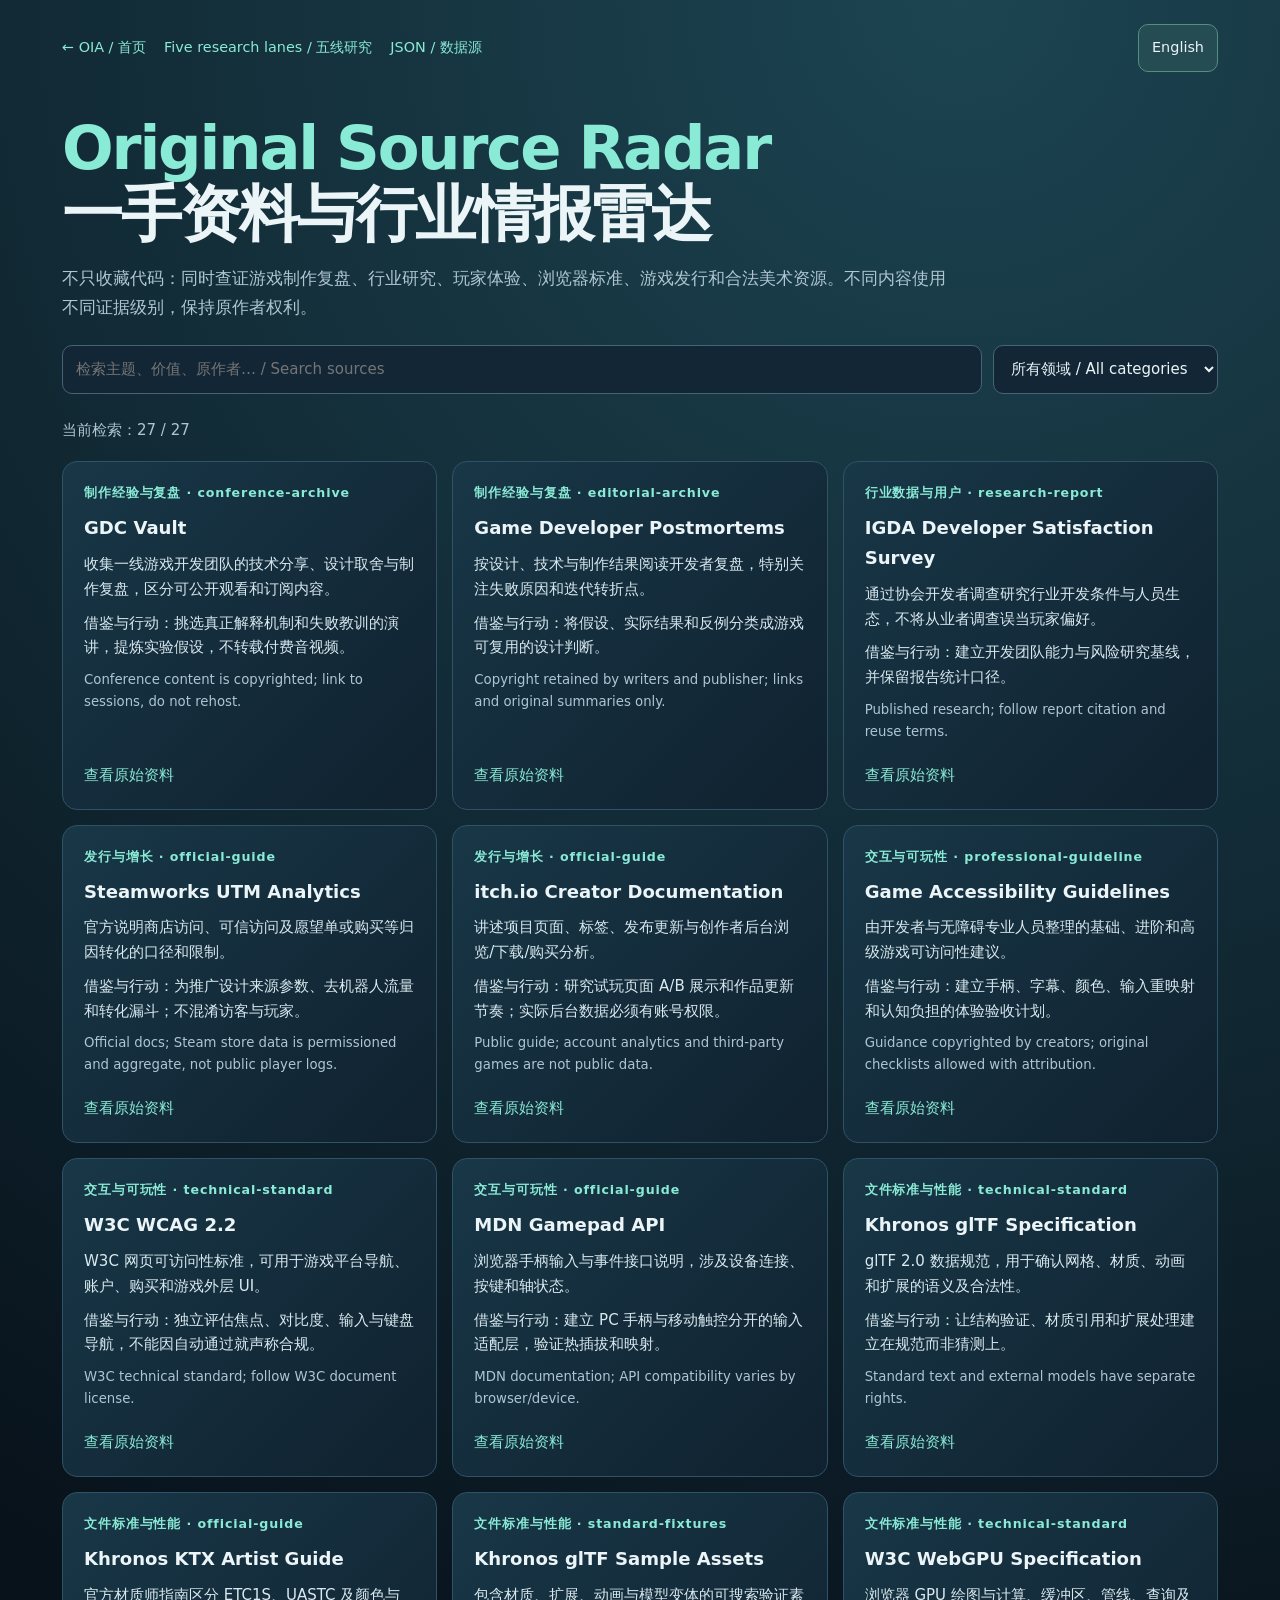
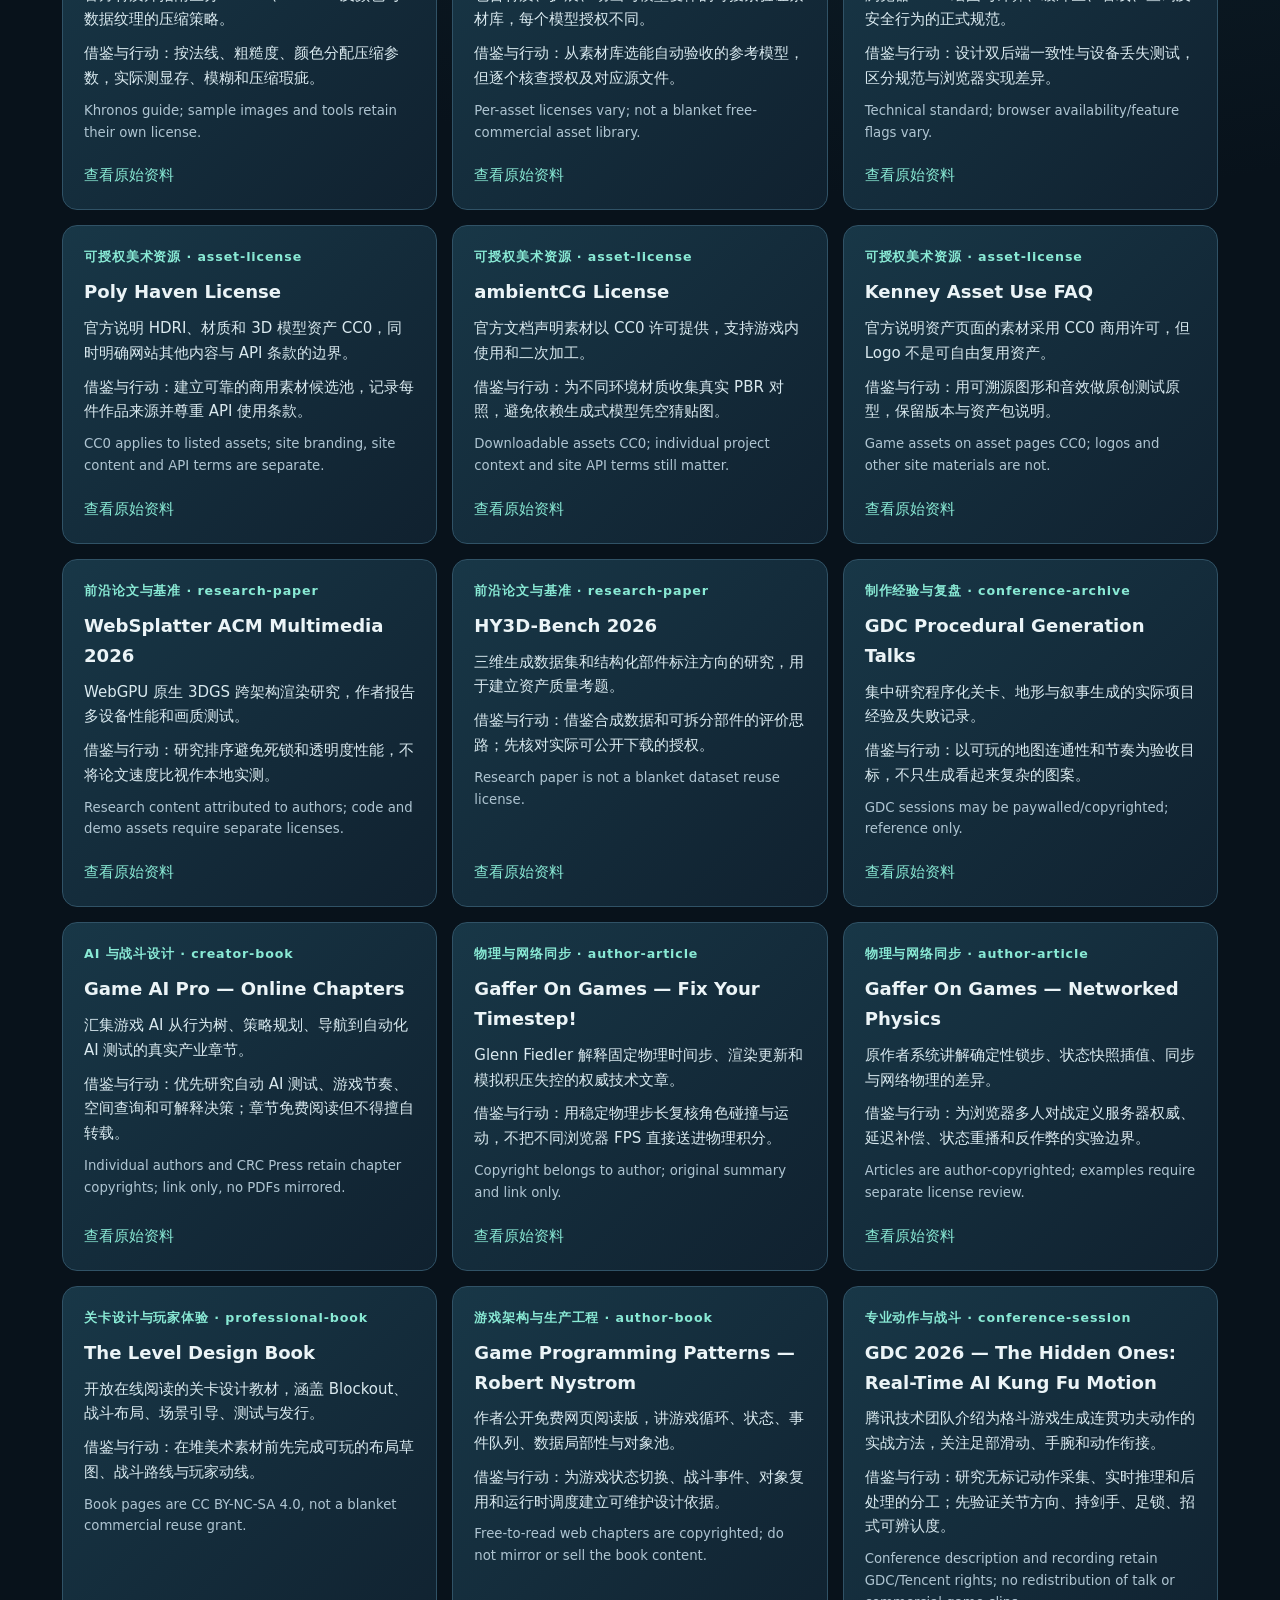
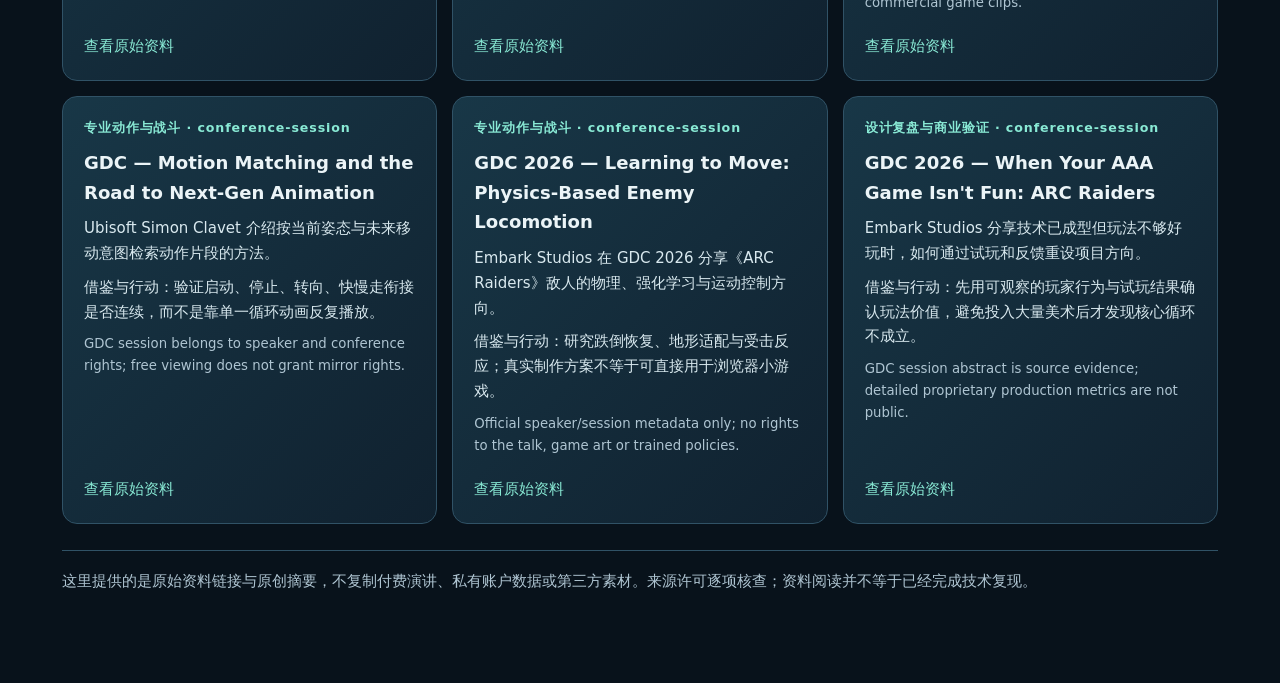
<file: sources.html>
<!doctype html>
<html lang="zh-CN"><head><meta charset="utf-8"><meta name="viewport" content="width=device-width,initial-scale=1"><link rel="icon" href="data:,">
<meta name="description" content="Open Immersive Atlas source radar: verified original technical standards, game postmortems, licensing, player experience and distribution research.">
<title>Original Source Radar · OIA</title>
<style>
:root{color-scheme:dark;--bg:#08121b;--panel:#132635;--line:#305266;--text:#ebf4f7;--mute:#afc5d2;--accent:#89ead5}
*{box-sizing:border-box}body{margin:0;background:radial-gradient(circle at 75% 0,#1c4451,transparent 45%),var(--bg);color:var(--text);font:15px/1.65 system-ui,"Noto Sans SC",sans-serif}a{color:var(--accent);text-decoration:none}a:hover{text-decoration:underline}
main{max-width:1200px;margin:auto;padding:24px 22px 75px}nav{display:flex;align-items:center;justify-content:space-between;gap:18px;flex-wrap:wrap;font-size:.9rem}
nav div{display:flex;gap:18px;flex-wrap:wrap}h1{font-size:clamp(2rem,5vw,3.8rem);letter-spacing:-.035em;line-height:1.09;margin:43px 0 15px}
h1 em{font-style:normal;color:var(--accent)}.intro{max-width:900px;color:var(--mute);font-size:1.07rem}
.filters{display:flex;flex-wrap:wrap;gap:11px;margin:24px 0}input,select,button{font:inherit;color:var(--text);background:var(--panel);border:1px solid #466478;border-radius:10px;padding:11px 13px}
input{flex:1 1 290px}select{min-width:210px}button{cursor:pointer;background:#244c52;border-color:#568d81}
.summary{color:var(--mute);margin:13px 0 19px}.grid{display:grid;grid-template-columns:repeat(auto-fit,minmax(315px,1fr));gap:15px}
article{display:flex;flex-direction:column;gap:9px;background:linear-gradient(135deg,#183747,#10212f);border:1px solid var(--line);border-radius:15px;padding:21px;min-height:270px}
.tag{font-size:.79rem;color:var(--accent);font-weight:700;letter-spacing:.07em}article h2{font-size:1.13rem;margin:0}
article p{color:#d9e9ef;margin:0}.small{font-size:.83rem;color:var(--mute)}
article .links{margin-top:auto;padding-top:11px;font-size:.95rem}.warning{color:var(--mute);margin-top:26px;border-top:1px solid var(--line);padding-top:18px}
@media(max-width:500px){main{padding:21px 15px 55px}.grid{grid-template-columns:1fr}}
</style></head><body><main>
<nav><div><a href="./">← OIA / 首页</a><a href="./research.html">Five research lanes / 五线研究</a><a href="https://github.com/star8592/open-immersive-atlas/blob/main/data/source-radar.json">JSON / 数据源</a></div><button id="toggle" type="button">English</button></nav>
<h1><em>Original Source Radar</em><br>一手资料与行业情报雷达</h1>
<p id="intro" class="intro">不只收藏代码：同时查证游戏制作复盘、行业研究、玩家体验、浏览器标准、游戏发行和合法美术资源。不同内容使用不同证据级别，保持原作者权利。</p>
<div class="filters"><input id="query" type="search" autocomplete="off" placeholder="检索主题、价值、原作者… / Search sources" aria-label="Search sources">
<select id="category" aria-label="Filter by domain"><option value="">所有领域 / All categories</option></select></div>
<p id="summary" class="summary" aria-live="polite">Loading / 正在载入…</p><div id="grid" class="grid"></div>
<p id="disclaimer" class="warning">本页面仅列出可靠的原始资料入口及原创摘要。不自动抓取受版权保护的演讲、收费文章、私有后台或第三方素材。许可需要按具体内容核实。</p>
</main><script>
const $=id=>document.getElementById(id),node=(tag,txt,cls)=>{const el=document.createElement(tag);if(txt!==undefined)el.textContent=txt;if(cls)el.className=cls;return el;};
let records=[],lang='zh';const q=$('query'),c=$('category'),grid=$('grid');
const lead={zh:'不只收藏代码：同时查证游戏制作复盘、行业研究、玩家体验、浏览器标准、游戏发行和合法美术资源。不同内容使用不同证据级别，保持原作者权利。',
en:'Beyond code: verified original game postmortems, industry reports, accessibility guidelines, browser standards, distribution evidence and licensed art. Respect authorship and source boundaries.'};
const warning={zh:'这里提供的是原始资料链接与原创摘要，不复制付费演讲、私有账户数据或第三方素材。来源许可逐项核查；资料阅读并不等于已经完成技术复现。',
en:'Original citations and summaries only; no copying of paywalled talks, private analytics or third-party art. Each resource has its own rights, and reading is not the same as independent replication.'};
function render(){
 $('intro').textContent=lead[lang];$('disclaimer').textContent=warning[lang];$('toggle').textContent=lang==='zh'?'English':'中文';
 const filter=q.value.toLocaleLowerCase().trim(),selected=c.value;grid.replaceChildren();
 const matches=records.filter(x=>(!selected||x.category===selected)&&(!filter||
  [x.name,x.category,x.summary.zh,x.summary.en,x.learning.zh,x.learning.en,x.source_kind].join(' ').toLocaleLowerCase().includes(filter)));
 $('summary').textContent=(lang==='zh'?'当前检索：':'Matching sources: ')+matches.length+' / '+records.length;
 for(const item of matches){
  const card=node('article');card.append(node('div',item.category+' · '+item.source_kind,'tag'));card.append(node('h2',item.name));
  card.append(node('p',item.summary[lang]));card.append(node('p',(lang==='zh'?'借鉴与行动：':'What to learn: ')+item.learning[lang]));
  card.append(node('p',item.rights_note,'small'));
  const links=node('div',undefined,'links');const link=node('a',lang==='zh'?'查看原始资料':'Open original source');
  link.href=item.url;link.target='_blank';link.rel='noopener noreferrer';links.append(link);card.append(links);grid.append(card);
 }
 if(!matches.length)grid.append(node('p',lang==='zh'?'没有符合的资料；请更换关键词。':'No matching sources. Try a broader keyword.','small'));
}
$('toggle').addEventListener('click',()=>{lang=lang==='zh'?'en':'zh';render()});
q.addEventListener('input',render);c.addEventListener('change',render);
fetch('./data/source-radar.json').then(r=>{if(!r.ok)throw Error('HTTP '+r.status);return r.json()}).then(d=>{
 if(d.schema!=='oia-primary-source-radar-v1'||!Array.isArray(d.sources))throw Error('Unsupported data schema');
 records=d.sources;
 for(const category of [...new Set(records.map(x=>x.category))].sort()){
  const opt=node('option',category);opt.value=category;c.append(opt);
 }render();
}).catch(err=>{$('summary').textContent='Failed to load sources / 无法载入数据: '+err.message});
</script></body></html>
</file>
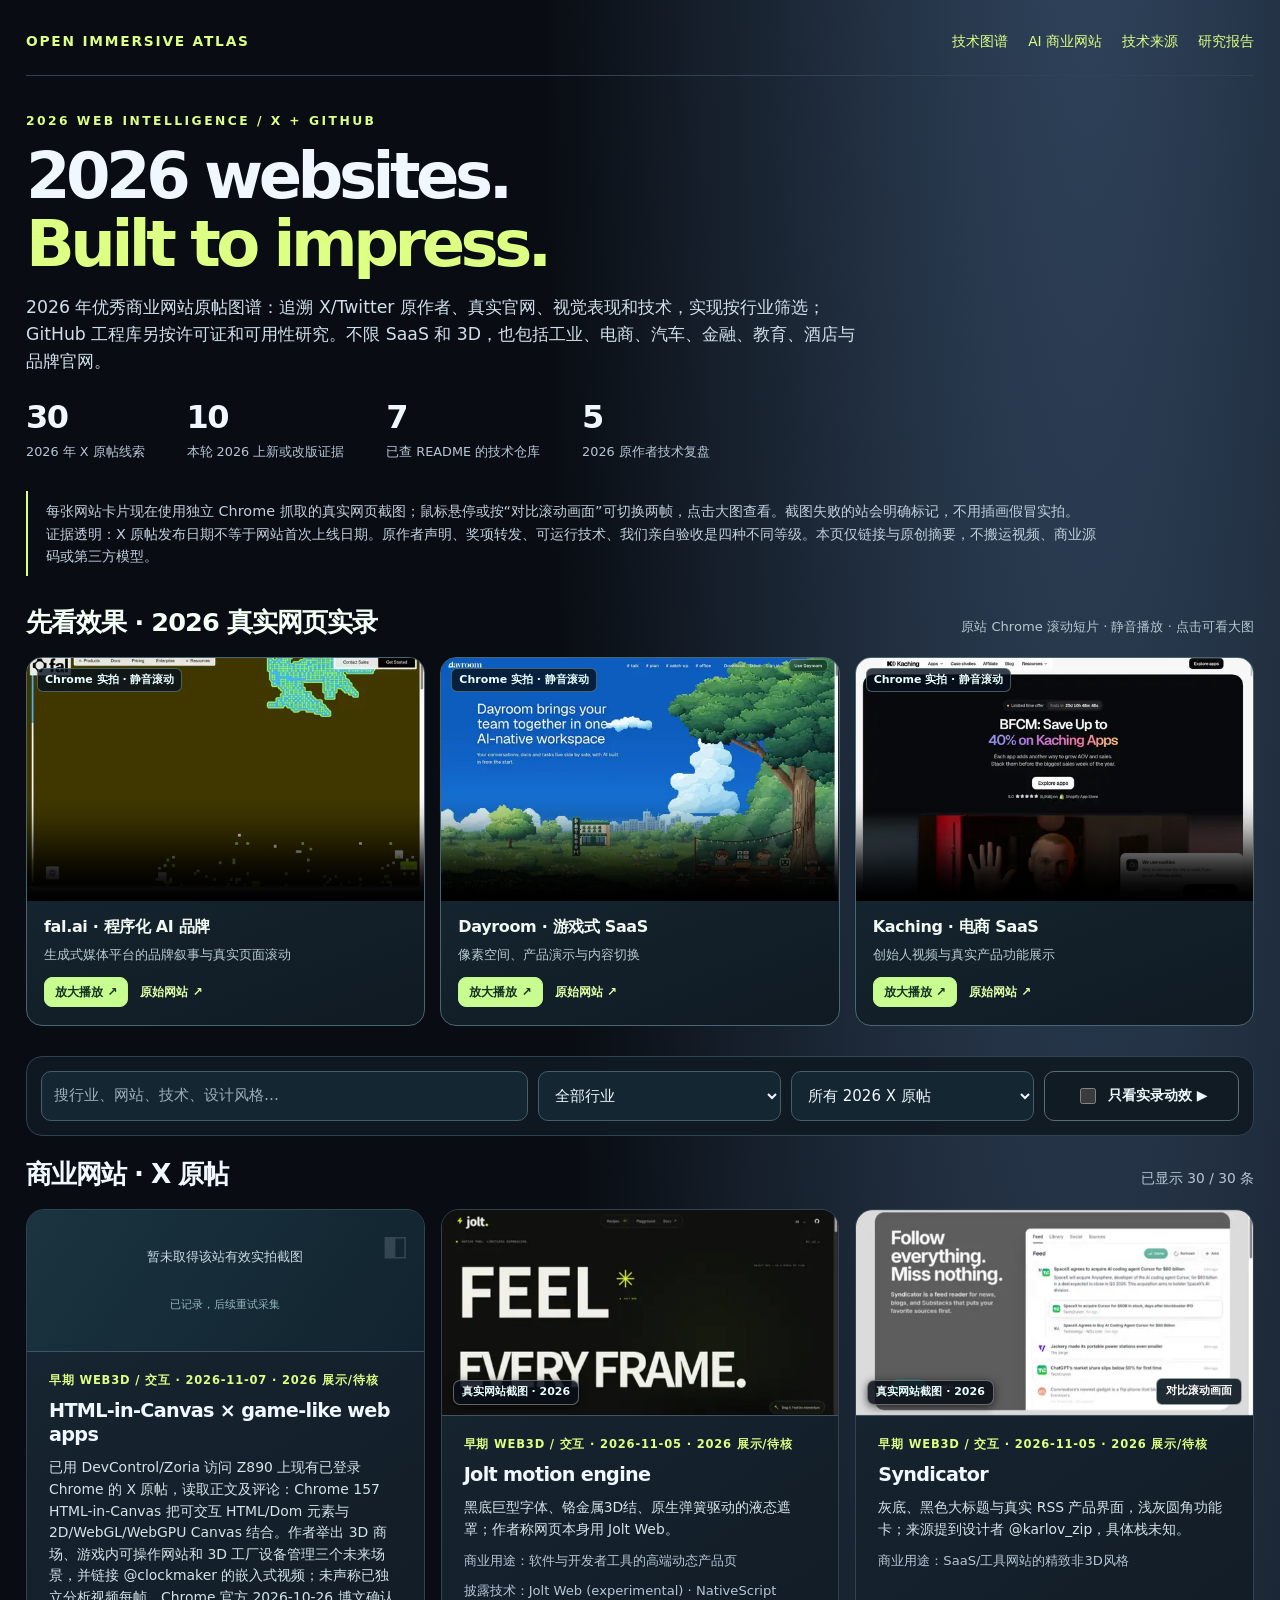
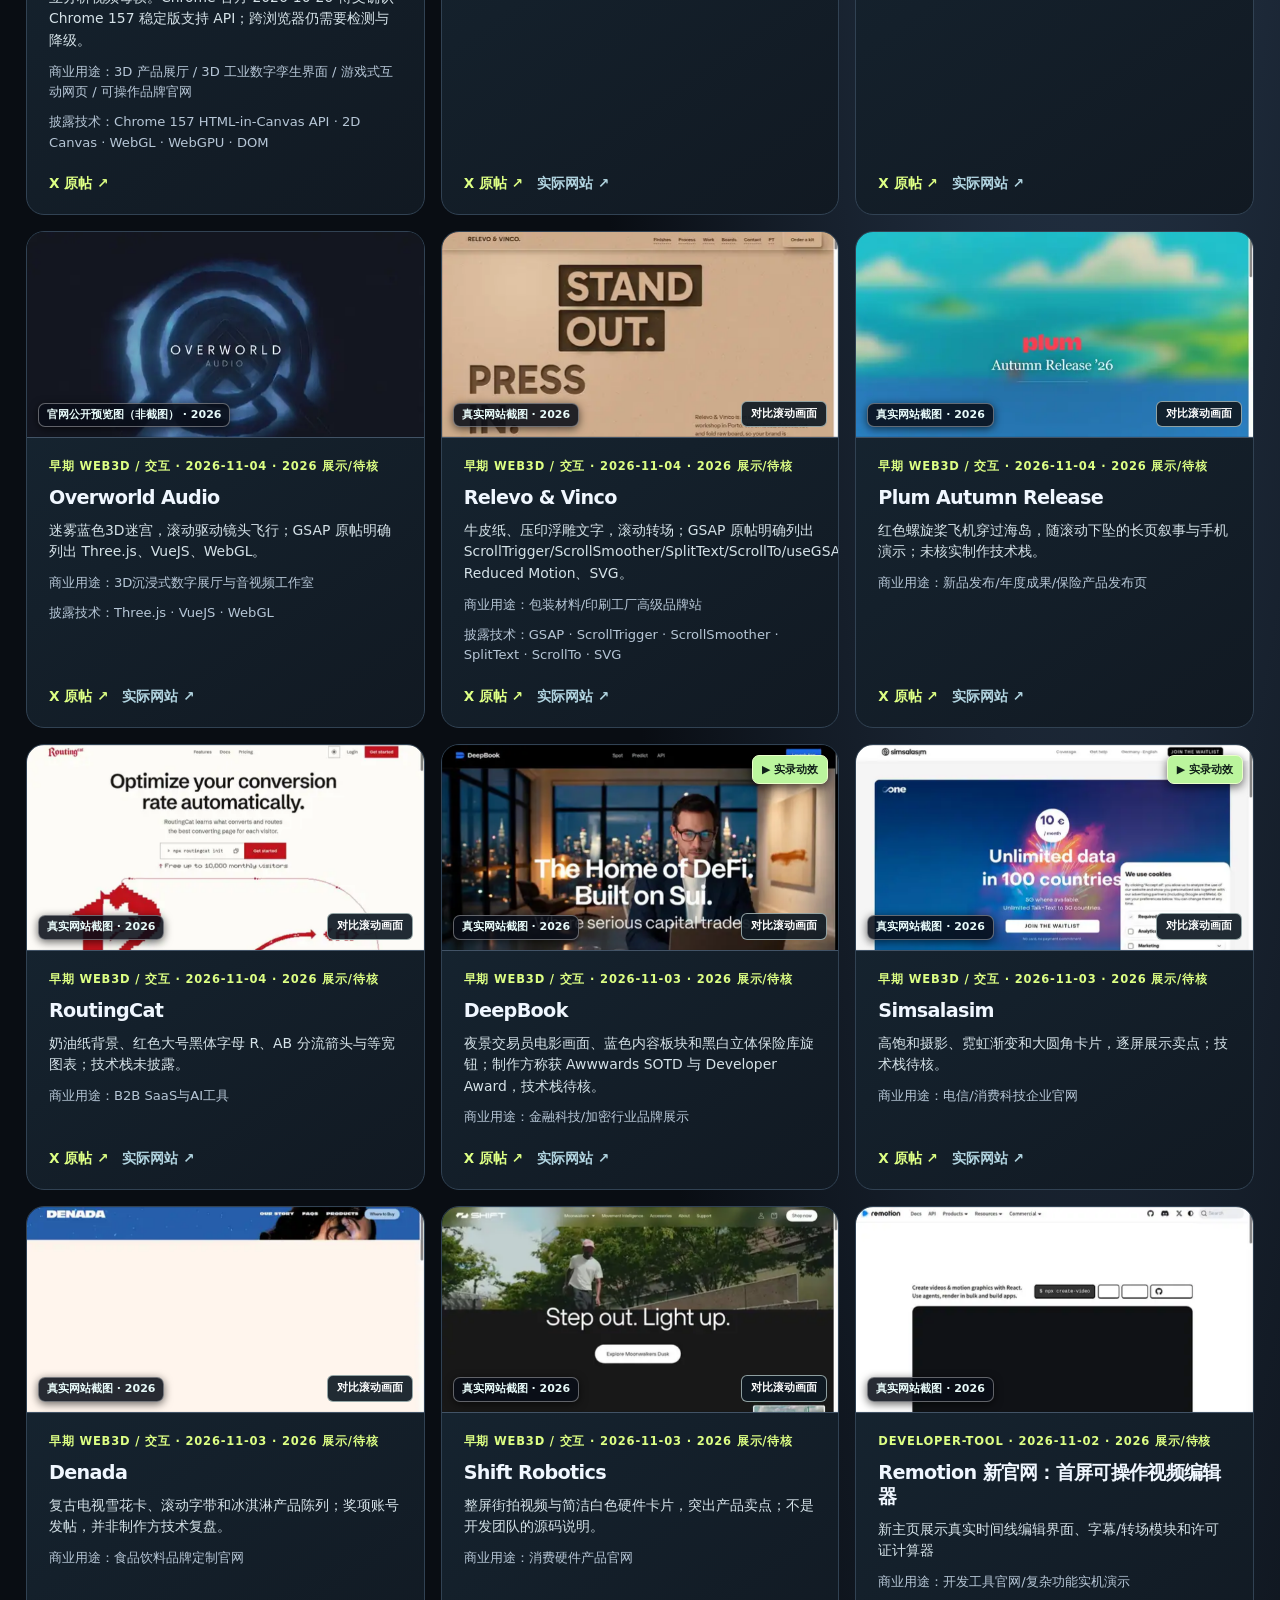
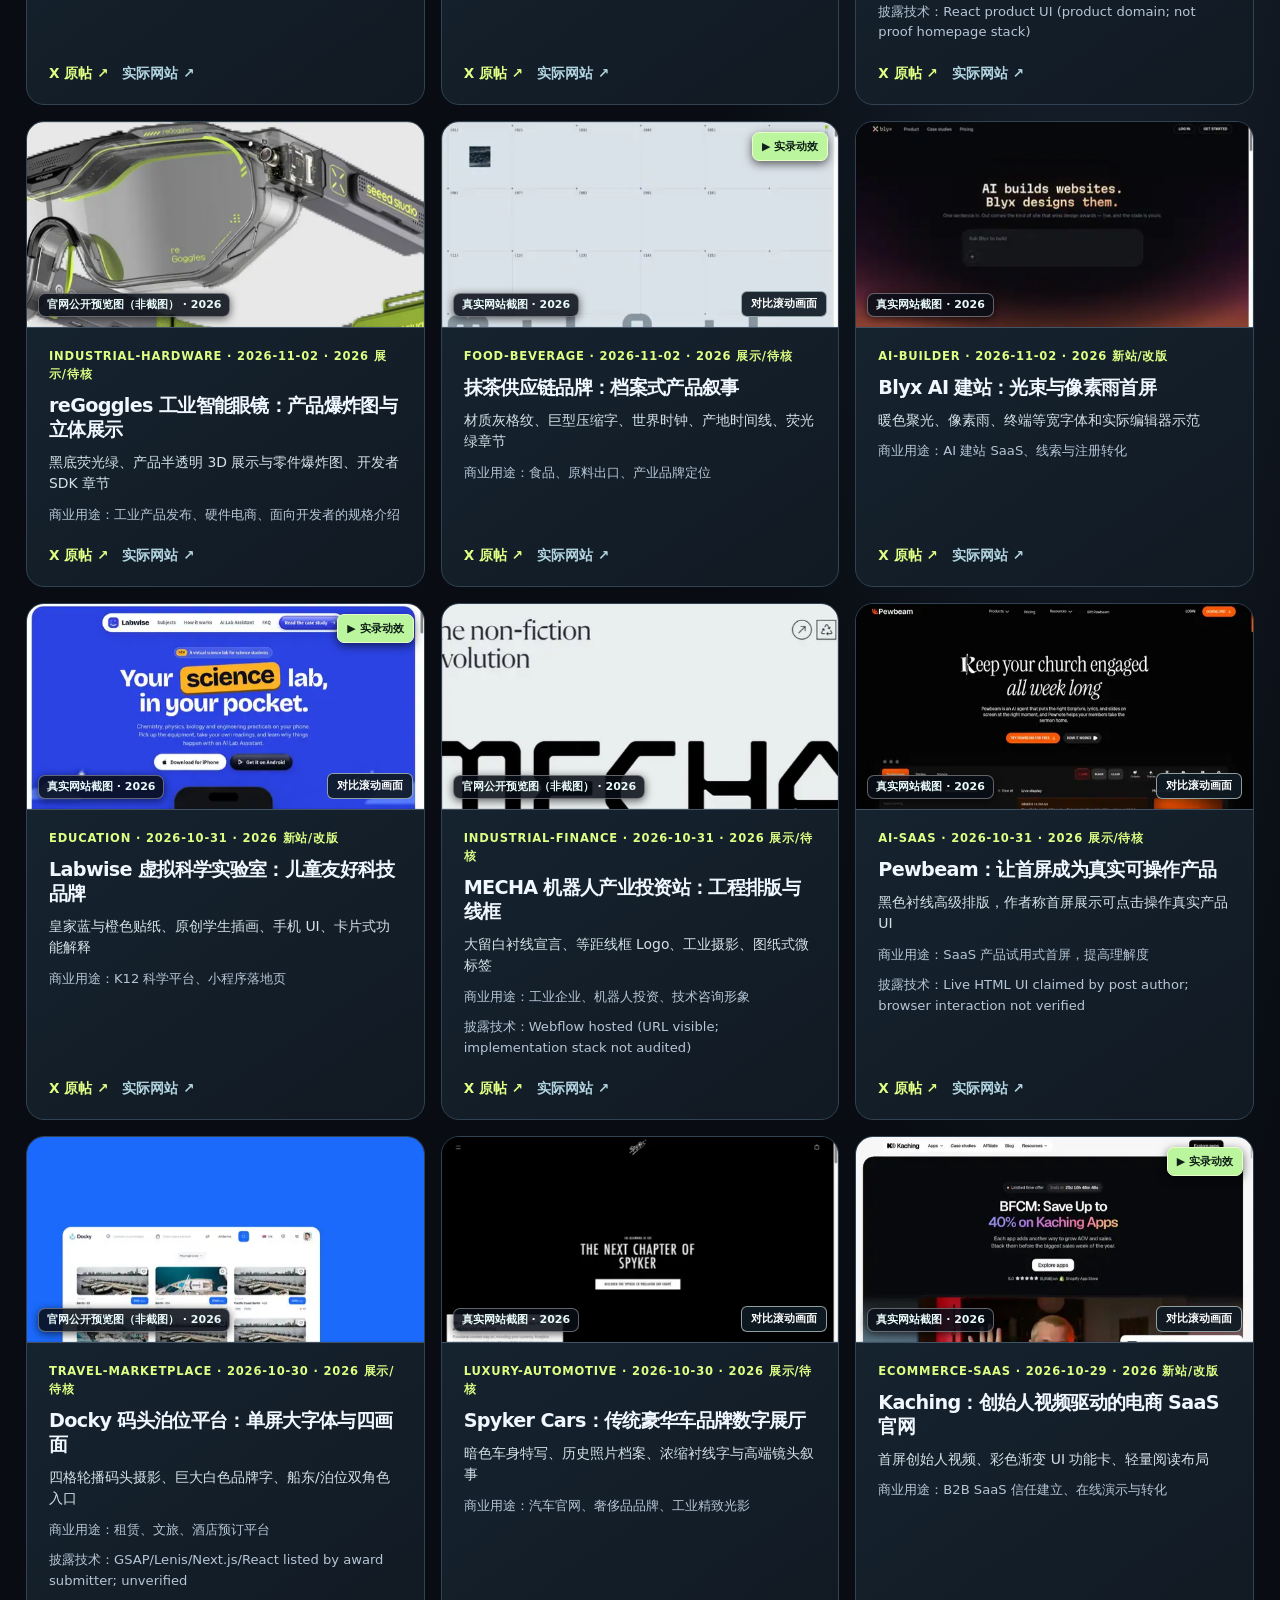
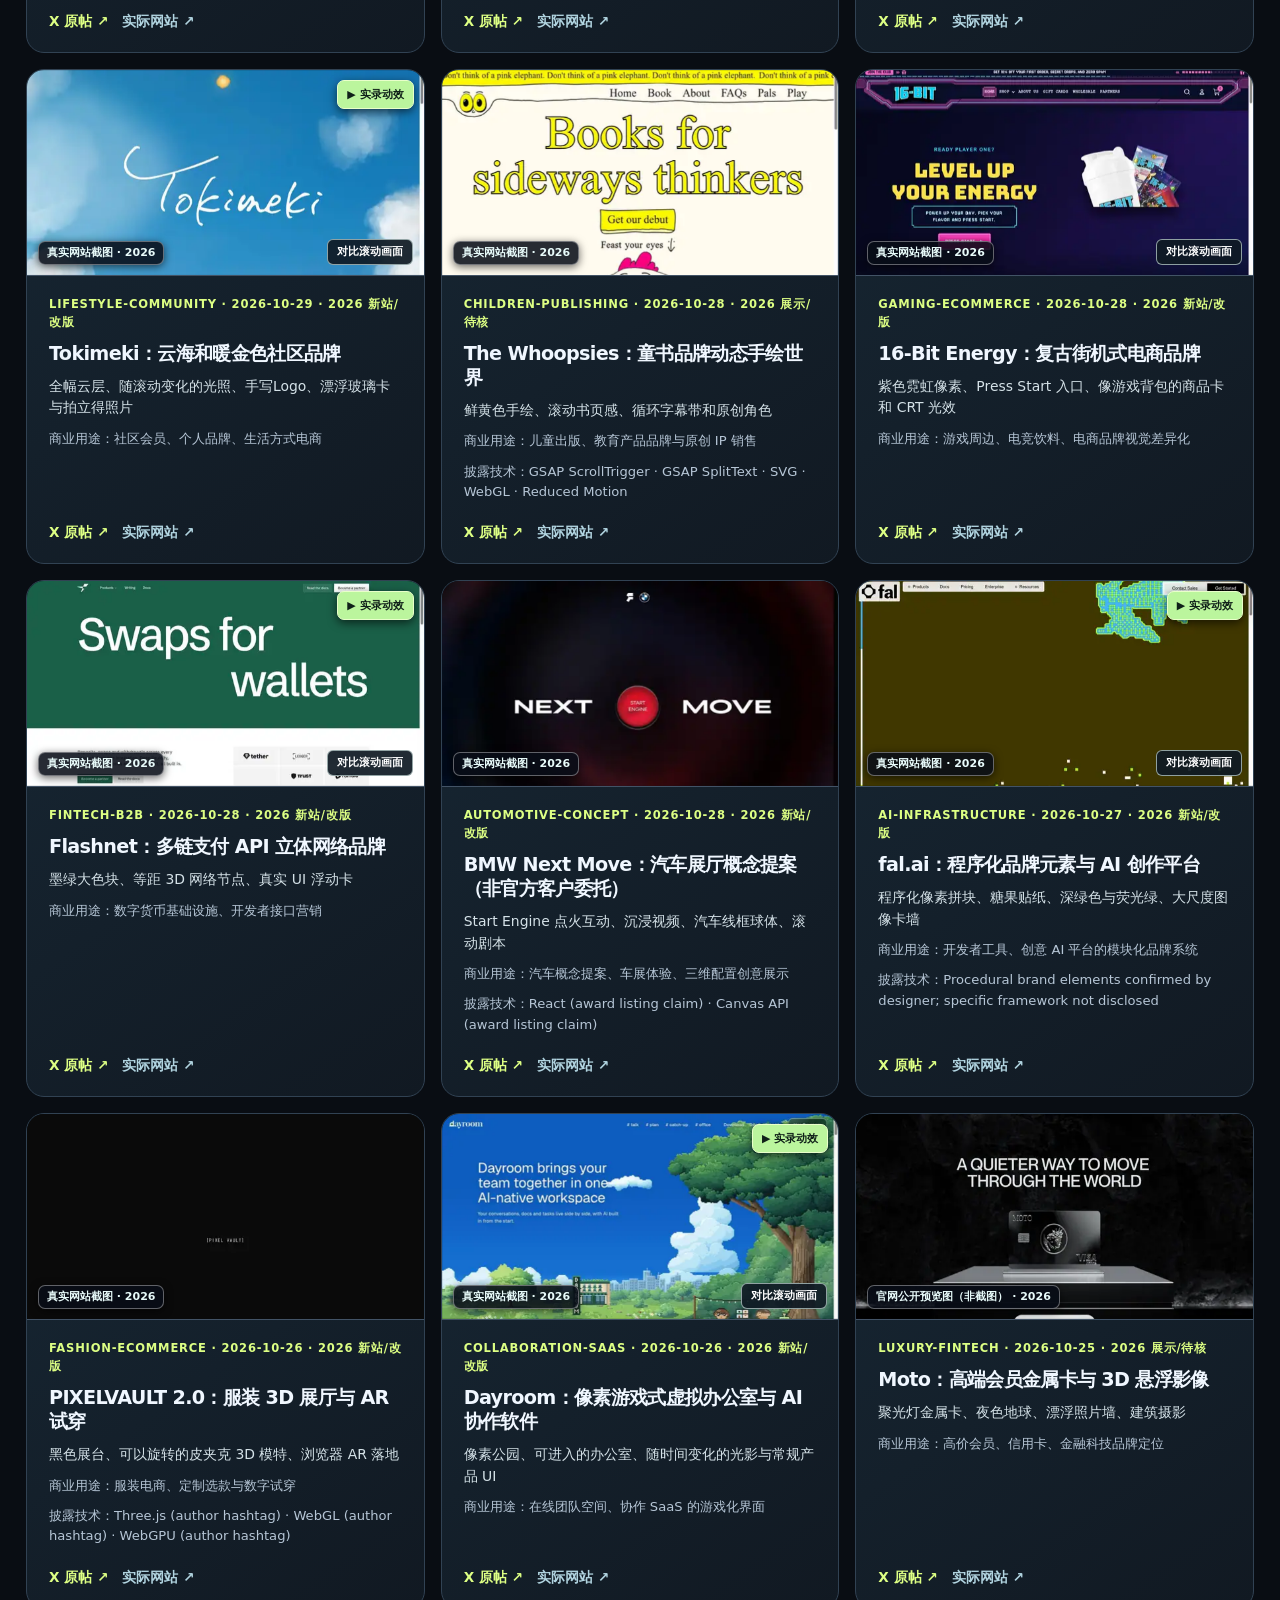
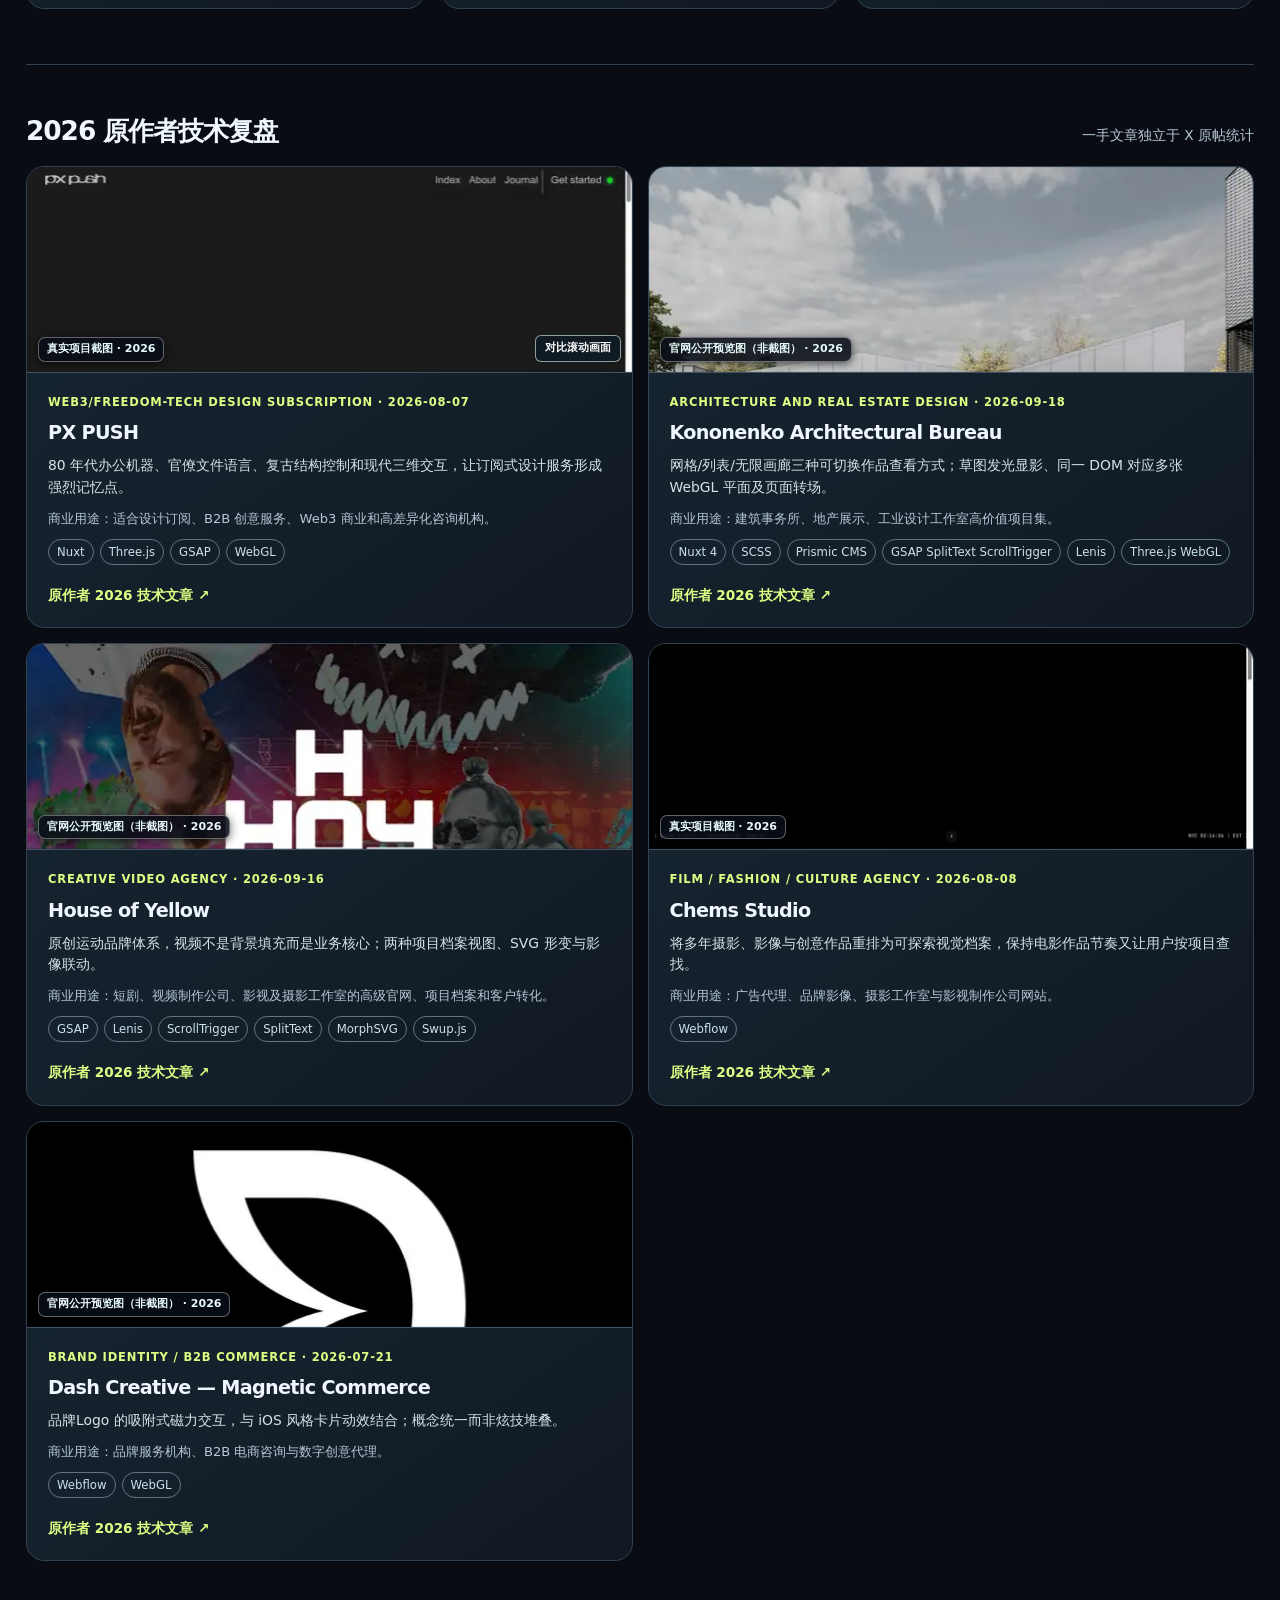
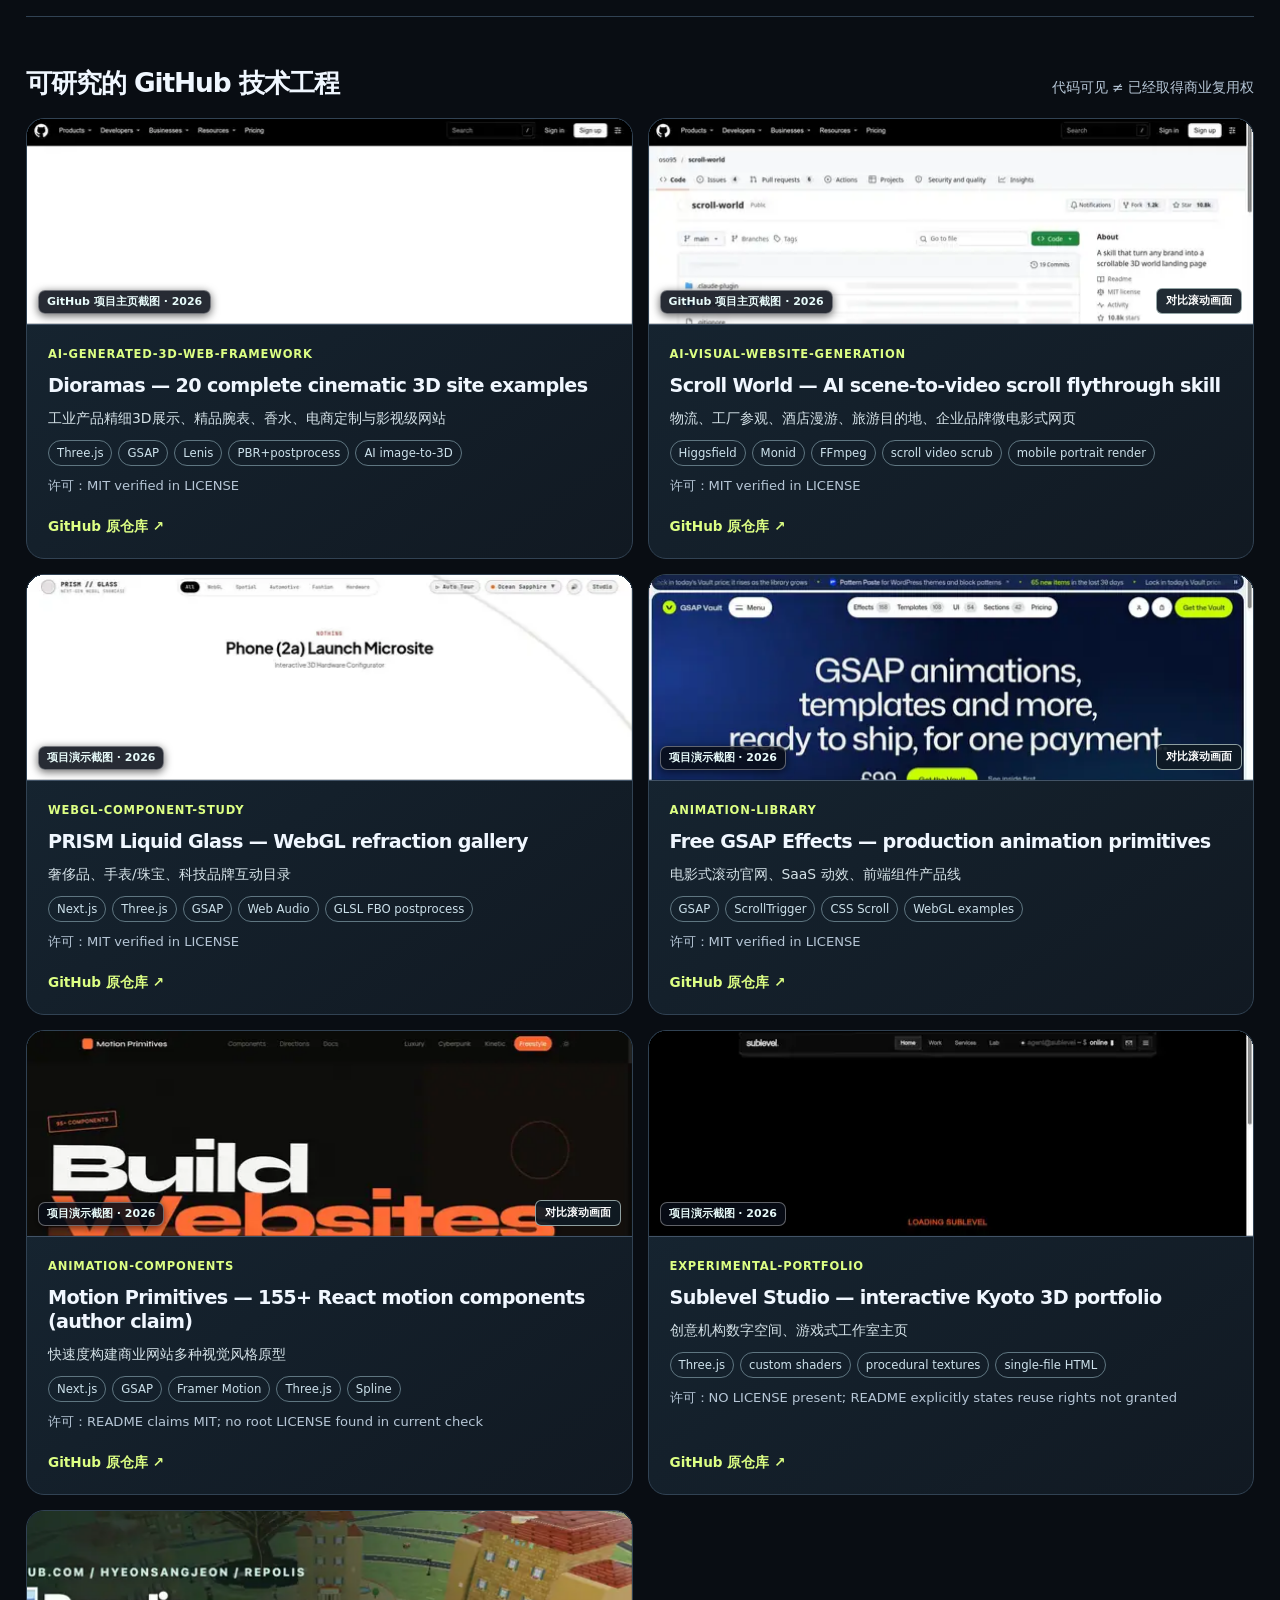
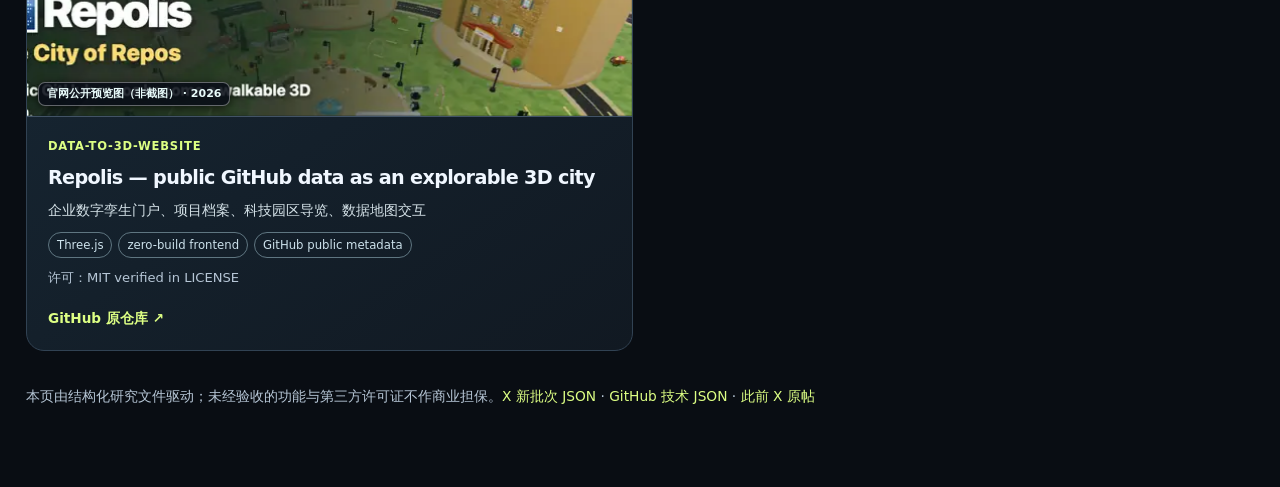
<file: x-web-2026.html>
<!doctype html>
<html lang="zh-CN"><head><meta charset="utf-8"><meta name="viewport" content="width=device-width,initial-scale=1">
<meta name="description" content="2026年最新高水平商业网站，X/Twitter作者原帖、商业用途、视觉技术与GitHub技术仓库中英双语索引。">
<link rel="icon" href="data:,"><link rel="stylesheet" href="./assets/site-preview-gallery.css"><title>2026 Visual Commerce Web — Open Immersive Atlas</title>
<style>
:root{color-scheme:dark;--bg:#090d13;--panel:#131d28;--line:#314253;--ink:#f0f7ff;--muted:#b6c6d6;--acid:#ddff84;--mint:#87e8df}
*{box-sizing:border-box}body{margin:0;background:radial-gradient(ellipse at 85% -10%,#354b66 0,transparent 36%),var(--bg);color:var(--ink);font:15px/1.55 system-ui,-apple-system,"Noto Sans SC",sans-serif}a{color:var(--acid);text-decoration:none}a:hover{text-decoration:underline}button,input,select{font:inherit}
main{max-width:1380px;padding:25px 26px 80px;margin:auto}nav{display:flex;gap:20px;align-items:center;flex-wrap:wrap;font-size:.86rem;padding:6px 0 23px;border-bottom:1px solid var(--line)}nav strong{margin-right:auto;letter-spacing:.13em;font-size:.86rem;color:var(--acid)}
header{padding:36px 0 15px;max-width:1100px}header .eyebrow{font-size:.77rem;color:var(--acid);font-weight:750;letter-spacing:.2em;text-transform:uppercase}h1{font-size:clamp(2.5rem,5vw,4.7rem);line-height:1.06;letter-spacing:-.07em;margin:12px 0 15px;font-weight:740}h1 em{font-style:normal;color:var(--acid)}.lead{font-size:1.08rem;max-width:830px;color:#d0dfea;margin:0 0 25px}
.stats{display:flex;gap:42px;flex-wrap:wrap}.stats b{display:block;font-size:2rem;line-height:1.13;letter-spacing:-.05em}.stats span{display:block;color:var(--muted);font-size:.8rem;margin-top:6px}
.notice{border-left:2px solid var(--acid);max-width:1100px;margin:15px 0;color:#c1d0dd;padding:9px 18px;font-size:.9rem}
.controls{display:grid;grid-template-columns:minmax(200px,2fr) minmax(150px,1fr) minmax(180px,1fr) minmax(170px,.8fr);gap:10px;position:sticky;top:7px;background:#101a23eF;backdrop-filter:blur(16px);padding:14px;border:1px solid var(--line);border-radius:16px;z-index:2}
input,select{width:100%;min-width:0;background:#132632;border:1px solid #465e69;padding:12px;border-radius:10px;color:var(--ink)}input::placeholder{color:#9aafb8}input:focus-visible,select:focus-visible,a:focus-visible{outline:2px solid var(--acid);outline-offset:2px}
.sectiontop{display:flex;justify-content:space-between;align-items:baseline;flex-wrap:wrap;gap:15px;margin:18px 0 14px}.sectiontop h2{font-size:1.65rem;letter-spacing:-.04em;margin:0}.sectiontop span{color:var(--muted);font-size:.86rem}
.cards{display:grid;grid-template-columns:repeat(3,minmax(0,1fr));gap:16px}
article{background:linear-gradient(145deg,#172734,#111922);border-radius:18px;border:1px solid var(--line);overflow:hidden;display:flex;flex-direction:column;min-height:305px}
.color{height:72px;position:relative;overflow:hidden;background:linear-gradient(120deg,#142c35,#355a5c)}.color:before{content:"";position:absolute;right:8%;top:-45%;width:220px;height:155px;transform:rotate(-18deg);border:1px solid #b4ffdf6f;border-radius:50%;box-shadow:0 0 0 26px #b4ffdf0c,0 0 0 55px #b4ffdf0d}.color b{position:absolute;left:22px;bottom:12px;letter-spacing:.2em;font-size:.73rem;color:#d0f5e7}
article:nth-child(5n+2) .color{background:linear-gradient(130deg,#654b28,#282d37)}article:nth-child(5n+3) .color{background:linear-gradient(130deg,#253c5d,#34294f)}article:nth-child(5n+4) .color{background:linear-gradient(130deg,#2d2647,#6d3259)}article:nth-child(5n+5) .color{background:linear-gradient(130deg,#244536,#404726)}
.content{padding:20px 22px;flex:1;display:flex;flex-direction:column;gap:10px}.kicker{font-size:.72rem;text-transform:uppercase;letter-spacing:.07em;color:var(--acid);font-weight:750}.title{font-size:1.2rem;line-height:1.25;font-weight:750;letter-spacing:-.035em;margin:0}.subtitle{color:#d5e2e8;margin:0;font-size:.87rem}.small{color:var(--muted);font-size:.82rem;margin:0}.links{display:flex;gap:14px;flex-wrap:wrap;margin-top:auto;padding-top:10px;font-weight:650;font-size:.85rem}.links a.secondary{color:#b1d4e0}
.tech{margin-top:55px;padding-top:28px;border-top:1px solid var(--line)}.techgrid{display:grid;grid-template-columns:repeat(2,minmax(0,1fr));gap:15px}.techgrid article{min-height:195px}.techgrid article .content{padding:21px}.tech-pill{display:inline-flex;padding:3px 8px;border-radius:100px;border:1px solid #5f7681;color:#cce1eb;font-size:.73rem}
.toolchain{display:flex;gap:6px;flex-wrap:wrap}.empty{padding:20px;border:1px dashed var(--line);border-radius:14px;color:var(--muted)}footer{padding-top:35px;color:var(--muted);font-size:.86rem}
@media(max-width:1030px){.cards{grid-template-columns:repeat(2,minmax(0,1fr))}}@media(max-width:680px){main{padding:17px 15px 60px}header{padding-top:43px}.controls{position:static;grid-template-columns:1fr}.cards,.techgrid{grid-template-columns:1fr}.stats{gap:26px}nav{gap:12px}}
@media(prefers-reduced-motion:reduce){*{scroll-behavior:auto!important}}
.only-motion{display:flex;align-items:center;justify-content:center;gap:9px;color:#ecf8fb;border:1px solid #586d76;border-radius:10px;padding:0 11px;cursor:pointer;min-height:46px;font-size:.88rem;font-weight:650}.only-motion input{width:16px;min-width:16px;height:16px;accent-color:var(--acid)}.only-motion:has(input:checked){border-color:#dfff91;color:var(--acid);background:#294133}
</style></head><body><main>
<nav><strong>OPEN IMMERSIVE ATLAS</strong><a href="./">技术图谱</a><a href="./ai-web.html">AI 商业网站</a><a href="./sources.html">技术来源</a><a href="https://github.com/star8592/open-immersive-atlas/blob/main/docs/research/2026-11-07-x-commercial-web-2026-round1.md">研究报告</a></nav>
<header><div class="eyebrow">2026 WEB INTELLIGENCE / X + GITHUB</div><h1>2026 websites.<br><em>Built to impress.</em></h1><p class="lead">2026 年优秀商业网站原帖图谱：追溯 X/Twitter 原作者、真实官网、视觉表现和技术，实现按行业筛选；GitHub 工程库另按许可证和可用性研究。不限 SaaS 和 3D，也包括工业、电商、汽车、金融、教育、酒店与品牌官网。</p><div class="stats"><div><b id="xcount">—</b><span>2026 年 X 原帖线索</span></div><div><b id="launchcount">—</b><span>本轮 2026 上新或改版证据</span></div><div><b id="techcount">—</b><span>已查 README 的技术仓库</span></div><div><b id="authorcount">—</b><span>2026 原作者技术复盘</span></div></div></header>
<p class="notice">每张网站卡片现在使用独立 Chrome 抓取的真实网页截图；鼠标悬停或按“对比滚动画面”可切换两帧，点击大图查看。截图失败的站会明确标记，不用插画假冒实拍。<br>证据透明：X 原帖发布日期不等于网站首次上线日期。原作者声明、奖项转发、可运行技术、我们亲自验收是四种不同等级。本页仅链接与原创摘要，不搬运视频、商业源码或第三方模型。</p>
<section class="oia-motion-reel" aria-label="精选网站真实动态预览">
 <div class="oia-reel-head"><h2>先看效果 · 2026 真实网页实录</h2><p>原站 Chrome 滚动短片 · 静音播放 · 点击可看大图</p></div>
 <div id="motionReel" class="oia-motion-reel-grid"></div>
</section>
<div class="controls"><input id="query" type="search" placeholder="搜行业、网站、技术、设计风格…" aria-label="搜索网站案例"><select id="sector" aria-label="行业"><option value="">全部行业</option></select><select id="release" aria-label="2026 年证据"><option value="">所有 2026 X 原帖</option><option value="launch">确认新发布 / 改版</option><option value="feature">仅获奖 / 展示 / 待核日期</option></select><label class="only-motion"><input type="checkbox" id="onlyMotion"> <span>只看实录动效 ▶</span></label></div>
<div class="sectiontop"><h2>商业网站 · X 原帖</h2><span id="result">正在载入数据…</span></div><section id="cards" class="cards" aria-label="2026 年商业网站原帖"></section><p id="empty" class="empty" hidden>没有符合筛选的案例。</p>
<section class="tech"><div class="sectiontop"><h2>2026 原作者技术复盘</h2><span>一手文章独立于 X 原帖统计</span></div><div id="authorcards" class="techgrid"></div></section>
<section class="tech"><div class="sectiontop"><h2>可研究的 GitHub 技术工程</h2><span>代码可见 ≠ 已经取得商业复用权</span></div><div id="techcards" class="techgrid"></div></section>
<footer>本页由结构化研究文件驱动；未经验收的功能与第三方许可证不作商业担保。<a href="https://github.com/star8592/open-immersive-atlas/blob/main/data/x-commercial-web-2026-discovery-2026-11-07.json">X 新批次 JSON</a> · <a href="https://github.com/star8592/open-immersive-atlas/blob/main/data/2026-commercial-web-github-technology.json">GitHub 技术 JSON</a> · <a href="https://github.com/star8592/open-immersive-atlas/blob/main/data/creative-visual-web-x-posts.json">此前 X 原帖</a></footer>
</main>
<script src="./assets/site-preview-gallery.js"></script>
<script>
"use strict";
const $=id=>document.getElementById(id),make=(tag,text,cls)=>{const e=document.createElement(tag);if(text!==undefined)e.textContent=text;if(cls)e.className=cls;return e;};
const get=async path=>{const r=await fetch(path,{cache:"no-store"});if(!r.ok)throw Error(path+": HTTP "+r.status);return r.json()};
let posts=[],technical=[],authorCases=[];
function is2026(post){return /^2026-/.test(post.posted_on||"")}
function normalizeNew(x){return {...x,date:x.posted_on,category:x.industry||"other",title:x.title_zh||x.project,desc:x.visual_zh,original:x.original_post_url,site:x.website_url,author:"@"+x.author_handle,release:x.release_evidence||"2026-showcase-only",tech:x.declared_tech||[],note:x.commercial_use_zh}}
function normalizeOld(x){return {date:x.posted_on,category:"早期 Web3D / 交互",title:x.work||x.id,desc:x.summary?.zh||"",original:x.original_post_url,site:x.site_url,author:"@"+x.author,release:"2026-archived-post-date-only",tech:x.declared_stack||[],note:x.commercial_fit||""}}
function isLaunch(p){return ["2026-launch","2026-relaunch","2026-redesign","2026-independent-concept-not-official-client"].includes(p.release)}
function ext(url,label,secondary=false){if(!/^https:\/\//.test(url||""))return null;const a=make("a",label+(secondary?" ↗":" ↗"),secondary?"secondary":"");a.href=url;a.target="_blank";a.rel="noopener noreferrer";return a}
function render(){const word=$("query").value.trim().toLowerCase(),sector=$("sector").value,release=$("release").value;const match=posts.filter(p=>(!$("onlyMotion").checked||Boolean(window.OIASiteMedia.get(p.site)?.motion))&&(!word||[p.title,p.desc,p.category,p.author,p.note,p.tech.join(" ")].join(" ").toLowerCase().includes(word))&&(!sector||p.category===sector)&&(!release||(release==="launch"?isLaunch(p):!isLaunch(p))));
$("result").textContent="已显示 "+match.length+" / "+posts.length+" 条";$("cards").replaceChildren();$("empty").hidden=match.length!==0;
for(let i=0;i<match.length;i++){const p=match[i],card=make("article");card.append(window.OIASiteMedia.mount(p.site,p.title,{year:p.date?.slice(0,4)||"2026"}));const body=make("div",undefined,"content");body.append(make("div",p.category+" · "+p.date+" · "+(isLaunch(p)?"2026 新站/改版":"2026 展示/待核"),"kicker"));body.append(make("h3",p.title,"title"));body.append(make("p",p.desc,"subtitle"));if(p.note)body.append(make("p","商业用途："+p.note,"small"));if(p.tech.length)body.append(make("p","披露技术："+p.tech.join(" · "),"small"));const links=make("div",undefined,"links");for(const a of [ext(p.original,"X 原帖"),ext(p.site,"实际网站",true)])if(a)links.append(a);body.append(links);card.append(body);$("cards").append(card)}
}
async function init(){try{const [n,o,t,c]=await Promise.all([get("./data/x-commercial-web-2026-discovery-2026-11-07.json"),get("./data/creative-visual-web-x-posts.json"),get("./data/2026-commercial-web-github-technology.json"),get("./data/2026-first-person-commercial-site-studies.json"),window.OIASiteMedia.load()]);const pool=[...n.records.map(normalizeNew),...o.posts.filter(is2026).map(normalizeOld)];const seen=new Set();posts=pool.filter(p=>{const id=(p.original||"").match(/status\/(\d+)/)?.[1]||p.original;if(!id||seen.has(id))return false;seen.add(id);return true});posts.sort((a,b)=>b.date.localeCompare(a.date));technical=t.projects;authorCases=c.items;$("authorcount").textContent=authorCases.length;$("xcount").textContent=posts.length;$("launchcount").textContent=n.records.filter(x=>isLaunch({release:x.release_evidence})).length;$("techcount").textContent=technical.length;
const sectors=[...new Set(posts.map(x=>x.category))].sort();for(const name of sectors){const o=make("option",name);o.value=name;$("sector").append(o)}
const apanel=$("authorcards");for(const item of authorCases){const card=make("article"),body=make("div",undefined,"content");card.append(window.OIASiteMedia.mount(item.live_url,item.project,{year:"2026",kind:"真实项目截图"}));body.append(make("div",item.industry+" · "+item.date,"kicker"));body.append(make("h3",item.project,"title"));body.append(make("p",item.design_zh,"subtitle"));body.append(make("p","商业用途："+item.commercial_zh,"small"));const tags=make("div",undefined,"toolchain");for(const tech of item.tech_claimed_by_creator.slice(0,6))tags.append(make("span",tech,"tech-pill"));body.append(tags);const l=make("div",undefined,"links");l.append(ext(item.source,"原作者 2026 技术文章"));body.append(l);card.append(body);apanel.append(card)}
const panel=$("techcards");for(const item of technical){const card=make("article"),body=make("div",undefined,"content");card.append(window.OIASiteMedia.mount(item.demo_url||item.repository_url,item.name,{year:"2026",kind:item.preview_source?.startsWith("repository")?"GitHub 项目主页截图":"项目演示截图"}));body.append(make("div",item.kind,"kicker"));body.append(make("h3",item.name,"title"));body.append(make("p",item.commercial_use_zh,"subtitle"));const tags=make("div",undefined,"toolchain");for(const tech of item.tech.slice(0,5))tags.append(make("span",tech,"tech-pill"));body.append(tags);body.append(make("p","许可："+item.license.code,"small"));const links=make("div",undefined,"links");links.append(ext(item.repository_url,"GitHub 原仓库"));body.append(links);card.append(body);panel.append(card)}
window.OIASiteMedia.featured([
 {url:"https://fal.ai",title:"fal.ai · 程序化 AI 品牌",description:"生成式媒体平台的品牌叙事与真实页面滚动"},
 {url:"https://usedayroom.com",title:"Dayroom · 游戏式 SaaS",description:"像素空间、产品演示与内容切换"},
 {url:"https://www.kachingappz.com/",title:"Kaching · 电商 SaaS",description:"创始人视频与真实产品功能展示"}
],$("motionReel"));render();
}catch(err){$("result").textContent="数据加载失败："+err.message;$("empty").hidden=false}}
["query","sector","release","onlyMotion"].forEach(id=>$(id).addEventListener(id==="query"?"input":"change",render));init();
</script></body></html>
</file>
<file: assets/site-preview-gallery.css>
/* Original interface by Open Immersive Atlas. Thumbnails are factual third-party
   screenshots; all visual/artwork rights stay with each external creator. */
.snapshot-shell{width:100%;height:206px;position:relative;isolation:isolate;overflow:hidden;background:#101b26;border-bottom:1px solid #425366}
.snapshot-open{position:absolute;inset:0;border:0;background:transparent;padding:0;width:100%;height:100%;display:block;text-align:left;cursor:zoom-in;color:#e6f7fa}
.snapshot-shell img{position:absolute;inset:0;width:100%;height:100%;object-fit:cover;object-position:center top;display:block;transform:scale(1);transition:transform .8s ease,opacity .55s ease;will-change:opacity}
.snapshot-shell img.snapshot-scroll{opacity:0;pointer-events:none}
.snapshot-shell:hover img.snapshot-scroll,.snapshot-shell.is-alt img.snapshot-scroll{opacity:1}
.snapshot-shell:hover img.snapshot-cover{transform:scale(1.035)}
.snapshot-shell .snapshot-label{position:absolute;bottom:10px;left:11px;padding:4px 8px;border:1px solid #ffffff5b;border-radius:7px;background:#080d17df;color:#e8fbfa;font:600 11px/1.3 system-ui,sans-serif;box-shadow:0 2px 8px #0009}
.snapshot-shell .snapshot-contrast{position:absolute;bottom:10px;right:11px;background:#101a24ec;border:1px solid #ccdfdcad;padding:5px 9px;border-radius:6px;color:#fff;font:600 11px/1.3 system-ui,sans-serif;cursor:pointer;z-index:2}
.snapshot-shell .snapshot-contrast:hover{background:#294a59}
.snapshot-shell:has(.snapshot-open:focus-visible){outline:2px solid #d8ff92;outline-offset:-2px}
.snapshot-shell.snapshot-unavailable{height:142px;background:linear-gradient(125deg,#1a3440,#11232e);display:grid;place-items:center;padding:22px;text-align:center;color:#c8d9e4;font:500 13px/1.7 system-ui,sans-serif}
.snapshot-shell.snapshot-unavailable:before{content:"◧";display:block;position:absolute;top:12px;right:15px;font-size:28px;opacity:.18}
.snapshot-shell.snapshot-unavailable .snapshot-source{font-size:11px;color:#96b7bf}
dialog.oia-image-dialog{background:#08131f;color:#f2fcff;border:1px solid #54707f;border-radius:16px;padding:0;width:min(1080px,94vw);max-height:94vh;box-shadow:0 28px 100px #0009}
dialog.oia-image-dialog::backdrop{background:#000e;backdrop-filter:blur(7px)}
.oia-dialog-head{padding:13px 18px;border-bottom:1px solid #3a4d5e;display:flex;gap:20px;align-items:center;justify-content:space-between;flex-wrap:wrap}
.oia-dialog-head strong{font:700 16px/1.4 system-ui,sans-serif}
.oia-dialog-close,.oia-dialog-swap{background:#18303f;border:1px solid #5f8994;border-radius:8px;color:#fff;padding:7px 12px;cursor:pointer}
.oia-dialog-body{padding:10px 15px 16px}
.oia-dialog-body img{display:block;max-width:100%;max-height:68vh;width:100%;height:auto;object-fit:contain;border-radius:7px;margin:0 auto}
.oia-dialog-foot{display:flex;justify-content:space-between;align-items:center;flex-wrap:wrap;gap:10px;margin-top:12px;font-size:12px;color:#afcad7}
.oia-dialog-foot a{color:#caff8c;font-weight:700}
@media(max-width:690px){.snapshot-shell{height:188px}dialog.oia-image-dialog{width:96vw}.oia-dialog-body img{max-height:57vh}}
@media(hover:none){.snapshot-shell:hover img.snapshot-scroll{opacity:0}.snapshot-shell.is-alt img.snapshot-scroll{opacity:1}}
@media(prefers-reduced-motion:reduce){.snapshot-shell img{transition:none!important;transform:none!important}}

/* Real silent video recorded from the original public website, NOT a
   generated motion graphic. No autoplay for reduced-motion or data-saver. */
.snapshot-shell .snapshot-motion{position:absolute;inset:0;width:100%;height:100%;object-fit:cover;object-position:center top;opacity:0;transition:opacity .20s ease;z-index:1;pointer-events:none;background:#0d1823}
.snapshot-shell.motion-playing .snapshot-motion{opacity:1}
.snapshot-shell .snapshot-motion-button{position:absolute;top:10px;right:10px;z-index:3;background:#bbf59d;color:#102019;border:1px solid #e9ffca;border-radius:7px;font:800 11px/1.2 system-ui,sans-serif;padding:7px 9px;cursor:pointer;box-shadow:0 3px 10px #0009}
.snapshot-shell .snapshot-motion-button:hover,.snapshot-shell .snapshot-motion-button:focus-visible{background:#f1ffd9;color:#111}
.oia-motion-dialog .oia-motion-large{width:100%;height:auto;max-height:70vh;display:block;background:#0c1720;border-radius:6px;object-fit:contain}
@media(prefers-reduced-motion:reduce){.snapshot-shell .snapshot-motion{transition:none}.snapshot-shell.motion-playing .snapshot-motion{opacity:0}}

/* Featured playable recordings. Video frames are factual captures of the
   site's live scroll state, not original 3D source or authored demo footage. */
.oia-motion-reel{margin:27px 0 30px}
.oia-reel-head{display:flex;align-items:baseline;gap:16px;flex-wrap:wrap;justify-content:space-between;margin-bottom:14px}
.oia-reel-head h2{margin:0;color:#f4fff5;font-size:clamp(1.25rem,2vw,1.65rem);letter-spacing:-.035em}
.oia-reel-head p{margin:0;color:#b4c9d0;font-size:.82rem}
.oia-motion-reel-grid{display:grid;grid-template-columns:repeat(3,minmax(0,1fr));gap:15px}
.oia-reel-card{display:flex;flex-direction:column;border:1px solid #496571;border-radius:16px;background:linear-gradient(160deg,#182d38,#101a23);overflow:hidden;min-height:0}
.oia-reel-media{position:relative;background:#0f1923}
.oia-reel-video{display:block;width:100%;height:auto;aspect-ratio:640/392;object-fit:cover;background:#132331}
.oia-reel-evidence{position:absolute;pointer-events:none;top:10px;left:10px;border:1px solid #9bbfb86b;background:#06111dcb;border-radius:6px;padding:4px 7px;color:#e9ffff;font:700 11px/1.25 system-ui,sans-serif}
.oia-reel-body{padding:16px 17px 18px;display:flex;flex-direction:column;gap:7px;flex:1}
.oia-reel-body strong{color:#f0f8f1;letter-spacing:-.022em;font-size:1rem;line-height:1.26}
.oia-reel-body p{margin:0;color:#b8cbd1;font-size:.81rem;line-height:1.55;flex:1}
.oia-reel-links{display:flex;gap:12px;align-items:center;flex-wrap:wrap;margin-top:5px}
.oia-reel-links button{border:1px solid #c3f78f;background:#c8fc91;border-radius:8px;color:#153124;padding:6px 10px;font:700 12px/1.4 system-ui,sans-serif;cursor:pointer}
.oia-reel-links a{color:#dcffa7;font:700 12px/1.5 system-ui,sans-serif}
.oia-reel-links button:focus-visible,.oia-reel-links a:focus-visible{outline:2px solid #fff;outline-offset:3px}
@media(max-width:1010px){.oia-motion-reel-grid{grid-template-columns:repeat(2,minmax(0,1fr))}}
@media(max-width:680px){.oia-motion-reel-grid{grid-template-columns:1fr}.oia-motion-reel{margin:18px 0 26px}}
</file>
